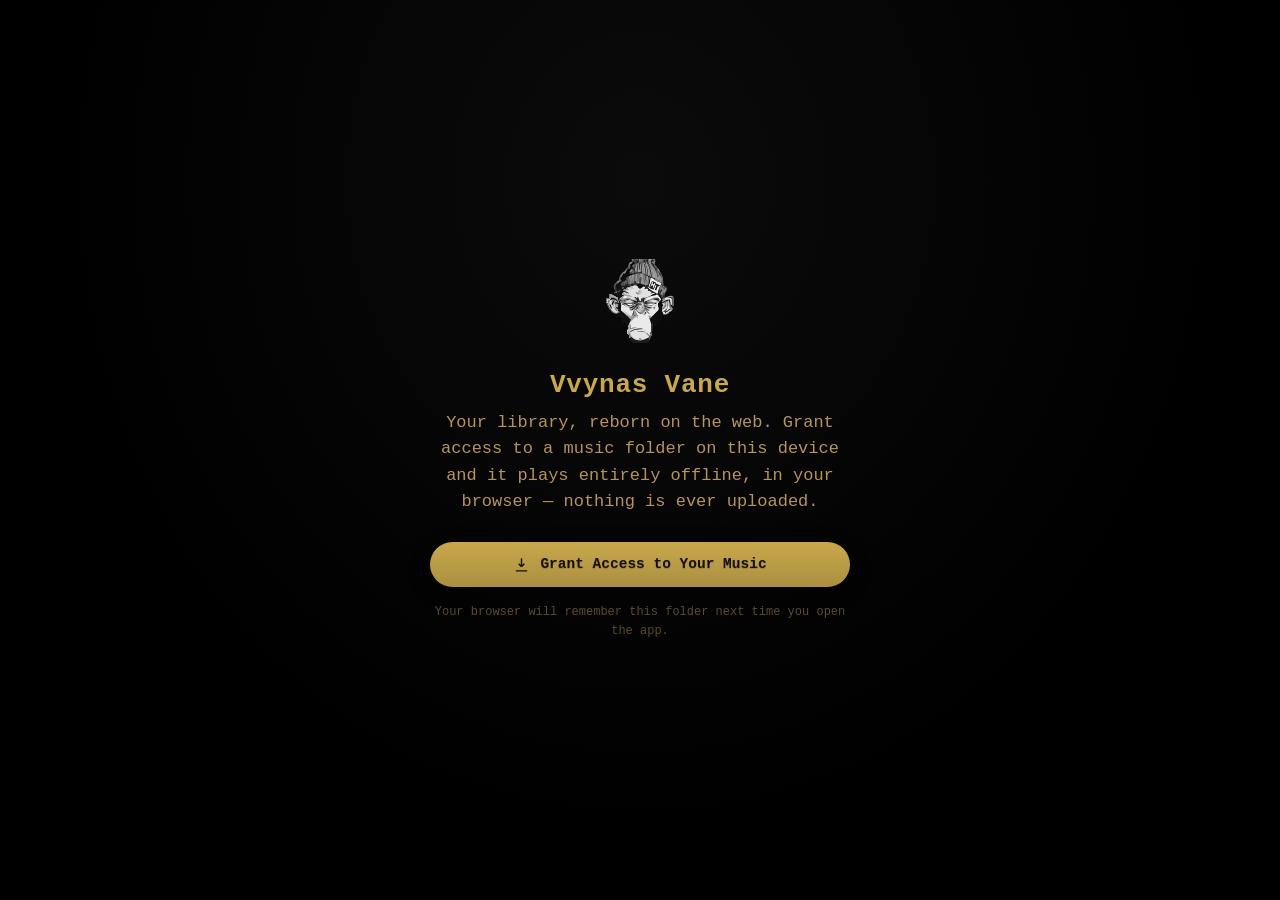
<file: index.html>
<!DOCTYPE html>
<html lang="en" data-theme="dark">
<head>
<meta charset="UTF-8">
<meta name="viewport" content="width=device-width, initial-scale=1, viewport-fit=cover, maximum-scale=1">
<title>Vvynas Vane — Music Player</title>
<meta name="description" content="Your local music library, reborn on the web.">
<meta name="theme-color" content="#000000">
<link rel="manifest" href="manifest.json">

<!-- Favicon: vector first (crisp at every size, modern browsers), with
     raster fallbacks for browsers/contexts that don't support SVG icons. -->
<link rel="icon" href="favicon.svg" type="image/svg+xml">
<link rel="icon" href="icon-32.png" sizes="32x32" type="image/png">
<link rel="icon" href="icon-16.png" sizes="16x16" type="image/png">
<link rel="shortcut icon" href="favicon.ico">

<!-- iOS "Add to Home Screen" — Safari only ever reads apple-touch-icon,
     never the manifest, so this is required for the icon to appear there. -->
<link rel="apple-touch-icon" href="apple-touch-icon.png">
<link rel="apple-touch-icon" sizes="152x152" href="apple-touch-icon-152.png">
<link rel="apple-touch-icon" sizes="167x167" href="apple-touch-icon-167.png">
<link rel="apple-touch-icon" sizes="180x180" href="apple-touch-icon.png">
<meta name="apple-mobile-web-app-capable" content="yes">
<meta name="apple-mobile-web-app-status-bar-style" content="black-translucent">
<meta name="apple-mobile-web-app-title" content="Vvynas Vane">
<meta name="mobile-web-app-capable" content="yes">
<link rel="stylesheet" href="style.css">
<link rel="stylesheet" href="future.css">
</head>
<body>

<canvas id="themeCanvas"></canvas>
<div id="rageBgLayer"></div>
<video id="bgVideoLayer" muted loop playsinline autoplay disablepictureinpicture></video>
<div id="vignetteOverlay"></div>
<div id="scanOverlay"></div>
<canvas id="pixieCanvas"></canvas>
<canvas id="rageCanvas"></canvas>
<div id="rageFlash"></div>
<div id="rageGlitchIntro">
  <canvas id="rageGlitchNoise"></canvas>
  <div class="rage-glitch-band rage-glitch-r"></div>
  <div class="rage-glitch-band rage-glitch-g"></div>
  <div class="rage-glitch-band rage-glitch-b"></div>
  <div class="rage-glitch-scan"></div>
  <div class="rage-glitch-tear"></div>
</div>

<!-- Storybook page-turn transition (plays on new song / swipe) -->
<div id="bookTransition">
  <div class="leaf left"></div>
  <div class="leaf right"></div>
</div>

<div id="app">

  <!-- ============ ONBOARDING ============ -->
  <div class="onboarding" id="onboarding">
    <div class="onboarding-card" id="onboardingCard">
      <img class="sigil-lg" src="favicon.svg" alt="Vvynas Vane" width="100" height="100">
      <h1>Vvynas Vane</h1>
      <p>Your library, reborn on the web. Grant access to a music folder on this device and it plays entirely offline, in your browser — nothing is ever uploaded.</p>
      <button class="btn-primary" id="grantAccessBtn">
        <svg viewBox="0 0 24 24" fill="none" stroke="currentColor" stroke-width="2"><path d="M12 3v12m0 0l-4-4m4 4l4-4M4 21h16"/></svg>
        Grant Access to Your Music
      </button>
      <div class="fine" id="fsApiNote"></div>
    </div>

    <!-- Connecting / scanning overlay — hourglass loader + cycling status -->
    <div class="connecting-card hidden" id="connectingCard">
      <div class="uib-hourglass" aria-hidden="true">
        <div class="half"></div>
        <div class="half"></div>
      </div>
      <div class="connecting-status" id="connectingStatus">Requesting access…</div>
      <div class="connecting-sub" id="connectingSub">This stays on your device.</div>
      <svg class="uib-track-loader" viewBox="0 0 50 31.25" preserveAspectRatio="xMidYMid meet" style="margin-top:22px;">
        <path class="track" stroke-width="4" fill="none" pathlength="100" d="M0.625 21.5 h10.25 l3.75 -5.875 l7.375 15 l9.75 -30 l7.375 20.875 v0 h10.25"/>
        <path class="car" stroke-width="4" fill="none" pathlength="100" d="M0.625 21.5 h10.25 l3.75 -5.875 l7.375 15 l9.75 -30 l7.375 20.875 v0 h10.25"/>
      </svg>
    </div>
  </div>

  <!-- ============ MAIN APP ============ -->
  <div class="app-body hidden" id="appBody">

    <!-- Sidebar (tablet / laptop) -->
    <nav class="sidebar" id="sidebar">
      <button class="sidebar-close-btn" id="sidebarCloseBtn" type="button" aria-label="Close menu">
        <svg viewBox="0 0 24 24" fill="none" stroke="currentColor" stroke-width="1.8" stroke-linecap="round"><path d="M6 6l12 12M18 6L6 18"/></svg>
      </button>
      <div class="brand" style="flex-direction:column;align-items:stretch;gap:0;">
        <canvas id="globeTitleCanvas"></canvas>
        <canvas id="heartTitleCanvas" class="hidden"></canvas>
        <span class="ravens-line" id="ravensLine">RAVENS DISPATCHED...</span>
      </div>

      <ul class="nav-list">
        <li><button class="nav-item active" data-view="songs">
          <svg viewBox="0 0 24 24" fill="none" stroke="currentColor" stroke-width="1.8"><path d="M9 18V5l12-2v13M9 18a3 3 0 11-6 0 3 3 0 016 0zm12-2a3 3 0 11-6 0 3 3 0 016 0z"/></svg>
          Library <span class="count" id="navSongsCount"></span>
        </button></li>
        <li><button class="nav-item" data-view="playlists">
          <svg viewBox="0 0 24 24" fill="none" stroke="currentColor" stroke-width="1.8"><path d="M4 6h16M4 12h10M4 18h10M18 15v6m3-3h-6"/></svg>
          Playlists <span class="count" id="navPlaylistsCount"></span>
        </button></li>
        <li><button class="nav-item" data-view="folders">
          <svg viewBox="0 0 24 24" fill="none" stroke="currentColor" stroke-width="1.8"><path d="M3 7a2 2 0 012-2h4l2 2h8a2 2 0 012 2v8a2 2 0 01-2 2H5a2 2 0 01-2-2V7z"/></svg>
          Folders <span class="count" id="navFoldersCount"></span>
        </button></li>
        <li><button class="nav-item" data-view="favorites">
          <svg viewBox="0 0 24 24" fill="none" stroke="currentColor" stroke-width="1.8"><path d="M20.8 4.6a5.5 5.5 0 00-7.8 0L12 5.6l-1-1a5.5 5.5 0 00-7.8 7.8l1 1L12 21l7.8-7.6 1-1a5.5 5.5 0 000-7.8z"/></svg>
          Favorites <span class="count" id="navFavoritesCount"></span>
        </button></li>
        <li><button class="nav-item" data-view="recent">
          <svg viewBox="0 0 24 24" fill="none" stroke="currentColor" stroke-width="1.8"><circle cx="12" cy="12" r="9"/><path d="M12 7v5l3.5 2"/></svg>
          Recently Played <span class="count" id="navRecentCount"></span>
        </button></li>
        <li><button class="nav-item" data-view="external">
          <svg viewBox="0 0 24 24" fill="none" stroke="currentColor" stroke-width="1.8"><path d="M15 10l4.55-2.276A1 1 0 0121 8.618v6.764a1 1 0 01-1.45.894L15 14M5 6h8a2 2 0 012 2v8a2 2 0 01-2 2H5a2 2 0 01-2-2V8a2 2 0 012-2z"/></svg>
          External <span class="count" id="navExternalCount"></span>
        </button></li>
      </ul>

      <ul class="nav-list" style="margin-top:10px;padding-top:10px;border-top:1px solid var(--divider);">
        <li><a class="nav-item" href="dj.html" style="text-decoration:none;display:flex;color:var(--accent2);">
          <svg viewBox="0 0 24 24" fill="none" stroke="currentColor" stroke-width="1.8"><circle cx="12" cy="12" r="10"/><path d="M8 15V9l8 3-8 3z"/></svg>
          ⚔ DJ Mode
        </a></li>
        <li><a class="nav-item" href="video.html" style="text-decoration:none;display:flex;">
          <svg viewBox="0 0 24 24" fill="none" stroke="currentColor" stroke-width="1.8"><rect x="2" y="5" width="15" height="14" rx="2"/><path d="M17 9l5-3v12l-5-3"/></svg>
          Video Player
        </a></li>
        <li><a class="nav-item" href="recap.html" style="text-decoration:none;display:flex;">
          <svg viewBox="0 0 24 24" fill="none" stroke="currentColor" stroke-width="1.8"><rect x="3" y="3" width="18" height="18" rx="2"/><path d="M8 12h8M8 16h5M8 8h3"/></svg>
          Recap
        </a></li>
      </ul>

      <div class="sidebar-foot">
        <div class="storage-pill"><span class="dot" id="storageDot"></span><span id="storageLabel">Loading library…</span></div>
        <button class="sidebar-btn" id="rescanBtn">
          <svg viewBox="0 0 24 24" fill="none" stroke="currentColor" stroke-width="1.8"><path d="M4 4v6h6M20 20v-6h-6M4.5 15a8 8 0 0014.5 3.5M19.5 9A8 8 0 005 5.5"/></svg>
          Change / rescan folder
        </button>
        <button class="sidebar-btn" id="installSidebarBtn">
          <svg viewBox="0 0 24 24" fill="none" stroke="currentColor" stroke-width="1.8"><path d="M12 17V3m0 14l-4-4m4 4l4-4M5 21h14"/></svg>
          Add to Home Screen
        </button>
        <button class="sidebar-btn" id="eqSidebarBtn">
          <svg viewBox="0 0 24 24" fill="none" stroke="currentColor" stroke-width="1.8" stroke-linecap="round"><path d="M4 21v-7M4 10V3M12 21v-9M12 8V3M20 21v-5M20 12V3M1 14h6M9 8h6M17 16h6"/></svg>
          Equalizer
        </button>
        <button class="sidebar-btn" id="lyricsSidebarBtn">
          <svg viewBox="0 0 24 24" fill="none" stroke="currentColor" stroke-width="1.8" stroke-linecap="round" stroke-linejoin="round"><path d="M21 15a2 2 0 01-2 2H8l-5 4V5a2 2 0 012-2h14a2 2 0 012 2z"/><path d="M8 8h8M8 12h5"/></svg>
          Lyrics
        </button>
        <button class="sidebar-btn" id="settingsBtn">
          <svg viewBox="0 0 24 24" fill="none" stroke="currentColor" stroke-width="1.8"><circle cx="12" cy="12" r="3"/><path d="M19.4 15a1.7 1.7 0 00.3 1.9l.1.1a2 2 0 11-2.8 2.8l-.1-.1a1.7 1.7 0 00-1.9-.3 1.7 1.7 0 00-1 1.5V21a2 2 0 11-4 0v-.1a1.7 1.7 0 00-1-1.6 1.7 1.7 0 00-1.9.3l-.1.1a2 2 0 11-2.8-2.8l.1-.1a1.7 1.7 0 00.3-1.9 1.7 1.7 0 00-1.5-1H3a2 2 0 110-4h.1a1.7 1.7 0 001.5-1 1.7 1.7 0 00-.3-1.9l-.1-.1a2 2 0 112.8-2.8l.1.1a1.7 1.7 0 001.9.3H9a1.7 1.7 0 001-1.5V3a2 2 0 114 0v.1a1.7 1.7 0 001 1.5 1.7 1.7 0 001.9-.3l.1-.1a2 2 0 112.8 2.8l-.1.1a1.7 1.7 0 00-.3 1.9V9a1.7 1.7 0 001.5 1H21a2 2 0 110 4h-.1a1.7 1.7 0 00-1.5 1z"/></svg>
          Themes &amp; Settings
        </button>
      </div>
    </nav>
    <div class="sidebar-backdrop" id="sidebarBackdrop"></div>

    <!-- Main column -->
    <main class="main">
      <header class="topbar">
        <button class="icon-btn mobile-menu-btn" id="mobileMenuBtn" type="button" aria-label="Open menu" aria-expanded="false" aria-controls="sidebar">
          <svg viewBox="0 0 24 24" fill="none" stroke="currentColor" stroke-width="1.8" stroke-linecap="round"><path d="M4 6h16M4 12h16M4 18h16"/></svg>
        </button>
        <!-- Hide / show the menu bar (sidebar on tablet+laptop, tab bar on phone). Logic: dock.js · styles: future.css -->
        <button class="icon-btn menu-toggle-btn" id="menuToggleBtn" type="button" aria-label="Hide menu bar" aria-pressed="false" title="Hide menu bar (B)">
          <svg class="ic-hide" viewBox="0 0 24 24" fill="none" stroke="currentColor" stroke-width="1.8" stroke-linecap="round" stroke-linejoin="round"><rect x="3" y="4" width="18" height="16" rx="2"/><path d="M9 4v16M16 10l-2 2 2 2"/></svg>
          <svg class="ic-show" viewBox="0 0 24 24" fill="none" stroke="currentColor" stroke-width="1.8" stroke-linecap="round" stroke-linejoin="round"><rect x="3" y="4" width="18" height="16" rx="2"/><path d="M9 4v16M14 10l2 2-2 2"/></svg>
        </button>
        <h1 id="viewTitle">Library</h1>
        <div class="search-wrap">
          <svg viewBox="0 0 24 24" fill="none" stroke="currentColor" stroke-width="2"><circle cx="11" cy="11" r="7"/><path d="M21 21l-4.3-4.3"/></svg>
          <input type="text" id="searchInput" placeholder="Search songs, artists, albums, playlists…">
        </div>
        <select class="sort-select" id="sortSelect">
          <option value="title">Title A–Z</option>
          <option value="artist">Artist A–Z</option>
          <option value="album">Album A–Z</option>
          <option value="duration">Duration</option>
          <option value="size">File size</option>
          <option value="year">Year</option>
          <option value="dateAdded">Recently added</option>
          <option value="playCount">Most played</option>
        </select>
        <button class="icon-btn" id="shuffleAllBtn" title="Shuffle play all">
          <svg viewBox="0 0 24 24" fill="none" stroke="currentColor" stroke-width="2"><path d="M4 4h4l9 16h3M4 20h4l3-5.2M17 4h3v3M14 8.5L17 4M17 20v-3l3 0"/></svg>
        </button>
        <button class="icon-btn" id="homeCarouselBtn" title="Change background theme">
          <svg viewBox="0 0 24 24" fill="none" stroke="currentColor" stroke-width="1.8"><rect x="3" y="6" width="6" height="12" rx="1"/><rect x="9" y="3" width="6" height="18" rx="1"/><rect x="15" y="6" width="6" height="12" rx="1"/></svg>
        </button>
        <!-- Only visible while the sidebar is hidden on tablet/laptop (Settings otherwise lives only in the sidebar) -->
        <button class="icon-btn top-settings-btn" id="topSettingsBtn" type="button" aria-label="Themes &amp; Settings" title="Themes &amp; Settings">
          <svg viewBox="0 0 24 24" fill="none" stroke="currentColor" stroke-width="1.8"><circle cx="12" cy="12" r="3"/><path d="M19.4 15a1.7 1.7 0 00.3 1.9l.1.1a2 2 0 11-2.8 2.8l-.1-.1a1.7 1.7 0 00-1.9-.3 1.7 1.7 0 00-1 1.5V21a2 2 0 11-4 0v-.1a1.7 1.7 0 00-1-1.6 1.7 1.7 0 00-1.9.3l-.1.1a2 2 0 11-2.8-2.8l.1-.1a1.7 1.7 0 00.3-1.9 1.7 1.7 0 00-1.5-1H3a2 2 0 110-4h.1a1.7 1.7 0 001.5-1 1.7 1.7 0 00-.3-1.9l-.1-.1a2 2 0 112.8-2.8l.1.1a1.7 1.7 0 001.9.3H9a1.7 1.7 0 001-1.5V3a2 2 0 114 0v.1a1.7 1.7 0 001 1.5 1.7 1.7 0 001.9-.3l.1-.1a2 2 0 112.8 2.8l-.1.1a1.7 1.7 0 00-.3 1.9V9a1.7 1.7 0 001.5 1H21a2 2 0 110 4h-.1a1.7 1.7 0 00-1.5 1z"/></svg>
        </button>
      </header>

      <div class="content-scroll" id="contentScroll">
        <!-- Songs view -->
        <section id="view-songs"></section>
        <!-- Playlists view -->
        <section id="view-playlists" class="hidden"></section>
        <!-- Playlist detail -->
        <section id="view-playlist-detail" class="hidden"></section>
        <!-- Folders view -->
        <section id="view-folders" class="hidden"></section>
        <!-- Folder detail -->
        <section id="view-folder-detail" class="hidden"></section>
        <!-- Favorites view -->
        <section id="view-favorites" class="hidden"></section>
        <!-- Recently Played (default system playlist) -->
        <section id="view-recent" class="hidden"></section>
        <!-- External playlists (YouTube playlist/channel embeds) -->
        <section id="view-external" class="hidden"></section>
      </div>
    </main>
  </div>

  <!-- ============ MINI PLAYER ============ -->
  <div class="mini-player with-sidebar hidden" id="miniPlayer">
    <div class="mini-progress"><div class="mini-progress-buffered" id="miniProgressBuffered"></div><div class="mini-progress-fill" id="miniProgressFill"></div></div>
    <div class="art" id="miniArt" style="width:46px;height:46px;border-radius:8px;"></div>
    <div class="meta">
      <div class="title" id="miniTitle">—</div>
      <div class="sub" id="miniArtist">—</div>
    </div>
    <div class="mini-volume" id="miniVolume">
      <button class="vol-mute-btn" id="miniMuteBtn" title="Mute / Unmute (M)" aria-label="Mute / Unmute"><svg viewBox="0 0 24 24" id="miniVolIcon"><path d="M11 5L6 9H2v6h4l5 4V5z"/><path d="M15.5 8.5a5 5 0 010 7M19 5a10 10 0 010 14"/></svg></button>
      <input type="range" class="vol-slider" id="miniVolSlider" min="0" max="100" step="1" value="100" aria-label="Volume" title="Volume (Shift + ↑ / ↓)">
    </div>
    <div class="controls">
      <button id="miniPrevBtn" title="Previous"><svg viewBox="0 0 24 24" fill="currentColor"><path d="M6 6h2v12H6zm3.5 6l10-6v12z"/></svg></button>
      <button id="miniPlayBtn" class="play-btn" title="Play/Pause"><svg viewBox="0 0 24 24" fill="currentColor" id="miniPlayIcon"><path id="miniPlayIconPath" d="M8,5 L10.82,6.79 L13.63,8.58 L16.45,10.37 L18.73,12.17 L15.91,13.97 L13.09,15.76 L10.28,17.55 L8,18.36 L8,15.02 L8,11.68 L8,8.34 Z"><animate id="miniPlayIconAnimate" attributeName="d" dur="0.32s" fill="freeze" begin="indefinite" calcMode="spline" keySplines="0.3 1 0.4 1"/></path></svg></button>
      <button id="miniNextBtn" title="Next"><svg viewBox="0 0 24 24" fill="currentColor"><path d="M16 6h2v12h-2zM4.5 6l10 6-10 6z"/></svg></button>
    </div>
  </div>

  <!-- ============ TAB BAR (phone) ============ -->
  <nav class="tabbar hidden" id="tabbar">
    <button class="active" data-view="songs">
      <svg viewBox="0 0 24 24" fill="none" stroke="currentColor" stroke-width="1.8"><path d="M9 18V5l12-2v13M9 18a3 3 0 11-6 0 3 3 0 016 0zm12-2a3 3 0 11-6 0 3 3 0 016 0z"/></svg>
      Library
    </button>
    <button data-view="playlists">
      <svg viewBox="0 0 24 24" fill="none" stroke="currentColor" stroke-width="1.8"><path d="M4 6h16M4 12h10M4 18h10M18 15v6m3-3h-6"/></svg>
      Playlists
    </button>
    <button data-view="folders">
      <svg viewBox="0 0 24 24" fill="none" stroke="currentColor" stroke-width="1.8"><path d="M3 7a2 2 0 012-2h4l2 2h8a2 2 0 012 2v8a2 2 0 01-2 2H5a2 2 0 01-2-2V7z"/></svg>
      Folders
    </button>
    <button data-view="favorites">
      <svg viewBox="0 0 24 24" fill="none" stroke="currentColor" stroke-width="1.8"><path d="M20.8 4.6a5.5 5.5 0 00-7.8 0L12 5.6l-1-1a5.5 5.5 0 00-7.8 7.8l1 1L12 21l7.8-7.6 1-1a5.5 5.5 0 000-7.8z"/></svg>
      Favorites
    </button>
    <button data-action="settings">
      <svg viewBox="0 0 24 24" fill="none" stroke="currentColor" stroke-width="1.8"><circle cx="12" cy="12" r="3"/><path d="M19.4 15a1.7 1.7 0 00.3 1.9M4.6 15a1.7 1.7 0 01-.3 1.9M12 3v2m0 14v2"/></svg>
      More
    </button>
  </nav>

  <!-- ============ FULL PLAYER ============ -->
  <div class="player-overlay" id="playerOverlay">
    <div class="player-top">
      <button class="chev" id="playerCollapseBtn"><svg viewBox="0 0 24 24" fill="none" stroke="currentColor" stroke-width="2"><path d="M19 9l-7 7-7-7"/></svg></button>
      <span class="label" id="playerSourceLabel">Now Playing</span>
      <button class="chev" id="playerQueueTopBtn"><svg viewBox="0 0 24 24" fill="none" stroke="currentColor" stroke-width="1.8"><path d="M4 6h16M4 12h10M4 18h16"/></svg></button>
    </div>
    <div class="player-scroll">
      <div class="player-art-wrap">
        <div class="art" id="playerArt"></div>
        <button class="art-edit-btn" id="editArtBtn" title="Change album art">
          <svg viewBox="0 0 24 24" fill="none" stroke="currentColor" stroke-width="1.8"><path d="M12 20h9M16.5 3.5a2.1 2.1 0 013 3L7 19l-4 1 1-4 12.5-12.5z"/></svg>
        </button>
        <button class="art-reset-btn hidden" id="resetArtBtn" title="Reset to default art">
          <svg viewBox="0 0 24 24" fill="none" stroke="currentColor" stroke-width="1.8"><path d="M3 12a9 9 0 109-9 9.75 9.75 0 00-6.74 2.74L3 8"/><path d="M3 3v5h5"/></svg>
        </button>
      </div>
      <input type="file" id="albumArtUploadInput" accept="image/*" style="display:none;">
      <div class="player-meta">
        <div class="title" id="playerTitle">—</div>
        <div class="artist" id="playerArtist">—</div>
      </div>

      <div class="player-seek">
        <div class="seek-track" id="seekTrack">
          <div class="seek-buffered" id="seekBuffered" title="How much of the file has finished loading"></div>
          <div class="seek-fill" id="seekFill"></div>
          <div class="seek-handle" id="seekHandle" style="left:0%"></div>
        </div>
        <div class="seek-times"><span id="curTime">0:00</span><span id="totalTime">0:00</span></div>
      </div>

      <div class="player-controls">
        <button class="pc-toggle" id="shuffleBtn" title="Shuffle"><svg viewBox="0 0 24 24" fill="none" stroke="currentColor" stroke-width="2"><path d="M4 4h4l9 16h3M4 20h4l3-5.2M17 4h3v3M14 8.5L17 4M17 20v-3l3 0"/></svg></button>
        <button class="pc-skip" id="prevBtn" title="Previous"><svg viewBox="0 0 24 24" fill="currentColor"><path d="M6 6h2v12H6zm3.5 6l10-6v12z"/></svg></button>
        <button class="pc-play" id="playBtn" title="Play/Pause"><svg viewBox="0 0 24 24" fill="currentColor" id="playIcon"><path id="playIconPath" d="M8,5 L10.82,6.79 L13.63,8.58 L16.45,10.37 L18.73,12.17 L15.91,13.97 L13.09,15.76 L10.28,17.55 L8,18.36 L8,15.02 L8,11.68 L8,8.34 Z"><animate id="playIconAnimate" attributeName="d" dur="0.32s" fill="freeze" begin="indefinite" calcMode="spline" keySplines="0.3 1 0.4 1"/></path></svg></button>
        <button class="pc-skip" id="nextBtn" title="Next"><svg viewBox="0 0 24 24" fill="currentColor"><path d="M16 6h2v12h-2zM4.5 6l10 6-10 6z"/></svg></button>
        <button class="pc-toggle" id="repeatBtn" title="Repeat"><svg viewBox="0 0 24 24" fill="none" stroke="currentColor" stroke-width="2"><path d="M17 2l4 4-4 4M3 11V9a4 4 0 014-4h14M7 22l-4-4 4-4M21 13v2a4 4 0 01-4 4H3"/></svg></button>
      </div>

      <div class="player-volume" id="playerVolume">
        <button class="vol-mute-btn" id="muteBtn" title="Mute / Unmute (M)" aria-label="Mute / Unmute"><svg viewBox="0 0 24 24" id="volIcon"><path d="M11 5L6 9H2v6h4l5 4V5z"/><path d="M15.5 8.5a5 5 0 010 7M19 5a10 10 0 010 14"/></svg></button>
        <input type="range" class="vol-slider" id="volSlider" min="0" max="100" step="1" value="100" aria-label="Volume" title="Volume (Shift + ↑ / ↓)">
        <span class="vol-value" id="volValue">100%</span>
      </div>

      <div class="player-bottom-row">
        <button id="favBtn" title="Favorite"><svg viewBox="0 0 24 24" fill="none" stroke="currentColor" stroke-width="2"><path d="M20.8 4.6a5.5 5.5 0 00-7.8 0L12 5.6l-1-1a5.5 5.5 0 00-7.8 7.8l1 1L12 21l7.8-7.6 1-1a5.5 5.5 0 000-7.8z"/></svg></button>
        <button id="addToPlaylistBtn" title="Add to playlist"><svg viewBox="0 0 24 24" fill="none" stroke="currentColor" stroke-width="2"><path d="M9 18V5l12-2v13M9 8l12-2M9 18a3 3 0 11-6 0 3 3 0 016 0z"/><path d="M21 12v6m3-3h-6" stroke-width="1.8"/></svg></button>
        <button id="queueBtn" title="Up next (Q)"><svg viewBox="0 0 24 24" fill="none" stroke="currentColor" stroke-width="1.8"><path d="M4 6h9M4 12h9M4 18h9M17 6v12m0 0l-3-3m3 3l3-3"/></svg></button>
        <button id="lyricsBtn" title="Lyrics (L)" aria-label="Lyrics"><svg viewBox="0 0 24 24" fill="none" stroke="currentColor" stroke-width="1.9" stroke-linecap="round" stroke-linejoin="round"><path d="M21 15a2 2 0 01-2 2H8l-5 4V5a2 2 0 012-2h14a2 2 0 012 2z"/><path d="M8 8h8M8 12h5"/></svg></button>
        <button id="eqBtn" title="Equalizer (E)" aria-label="Equalizer"><svg viewBox="0 0 24 24" fill="none" stroke="currentColor" stroke-width="1.9" stroke-linecap="round"><path d="M4 21v-7M4 10V3M12 21v-9M12 8V3M20 21v-5M20 12V3M1 14h6M9 8h6M17 16h6"/></svg></button>
      </div>
    </div>
  </div>

  <!-- ============ LYRICS VIEW ============
       Full-screen, above the player. Synced (LRC) lyrics follow the song;
       plain lyrics scroll. Logic lives in lyrics.js. -->
  <div class="lyrics-overlay" id="lyricsOverlay" role="dialog" aria-label="Lyrics" aria-hidden="true">
    <div class="ly-backdrop" id="lyBackdrop"></div>
    <div class="ly-shade"></div>
    <header class="ly-top">
      <button class="ly-icon" id="lyCloseBtn" aria-label="Close lyrics"><svg viewBox="0 0 24 24" fill="none" stroke="currentColor" stroke-width="2" stroke-linecap="round" stroke-linejoin="round"><path d="M19 9l-7 7-7-7"/></svg></button>
      <div class="ly-heading">
        <div class="ly-title" id="lyTitle">Lyrics</div>
        <div class="ly-artist" id="lyArtist"></div>
      </div>
      <button class="ly-icon" id="lyMenuBtn" aria-label="Lyrics options" aria-haspopup="true" aria-expanded="false"><svg viewBox="0 0 24 24" fill="currentColor"><circle cx="12" cy="5" r="1.8"/><circle cx="12" cy="12" r="1.8"/><circle cx="12" cy="19" r="1.8"/></svg></button>
    </header>
    <div class="ly-badge-row"><span class="ly-badge" id="lyBadge">No lyrics</span></div>

    <div class="ly-stage">
      <div class="ly-scroll" id="lyScroll" tabindex="0" aria-label="Lyrics">
        <div class="ly-lines hidden" id="lyLines"></div>
      </div>
      <button class="ly-jump hidden" id="lyJump">↓ Follow along</button>

      <div class="ly-empty hidden" id="lyEmpty">
        <div class="ly-empty-icon">♪</div>
        <div class="ly-empty-title" id="lyEmptyTitle">No lyrics for this song yet</div>
        <div class="ly-empty-msg" id="lyEmptyMsg"></div>
        <div class="ly-empty-btns" id="lyEmptyBtns">
          <button class="btn-primary" id="lyEmptySearch">Search online</button>
          <button class="btn-secondary" id="lyEmptyPaste">Paste or type lyrics</button>
          <button class="btn-secondary" id="lyEmptyImport">Import .lrc / .txt</button>
        </div>
        <div class="ly-empty-tip">Tip: keep a file named like the song (<b>Song.lrc</b>) in the same folder and it's picked up automatically.</div>
      </div>
      <div class="ly-loading hidden" id="lyLoading"><div class="ly-spinner" aria-hidden="true"></div><div id="lyLoadingMsg">Looking for lyrics…</div></div>

      <!-- options menu -->
      <div class="ly-menu hidden" id="lyMenu" role="menu">
        <button role="menuitem" data-act="search">🔎 <span>Search online <em>lrclib.net</em></span></button>
        <button role="menuitem" data-act="another" class="hidden">🔁 <span>Try another match</span></button>
        <button role="menuitem" data-act="edit">✏️ <span>Paste / edit lyrics</span></button>
        <button role="menuitem" data-act="import">📂 <span>Import .lrc / .txt file</span></button>
        <button role="menuitem" data-act="card">🖼 <span>Make a lyric card</span></button>
        <button role="menuitem" data-act="copy">📋 <span>Copy lyrics</span></button>
        <div class="ly-menu-row ly-shift-row"><span>⏱ Timing</span>
          <span class="ly-stepper"><button data-act="shift-" aria-label="Lyrics earlier">−</button><b class="ly-shift-val">0.0s</b><button data-act="shift+" aria-label="Lyrics later">+</button></span></div>
        <div class="ly-menu-row"><span>🔤 Text size</span>
          <span class="ly-stepper"><button data-act="size-" aria-label="Smaller text">A−</button><b class="ly-size-val">100%</b><button data-act="size+" aria-label="Larger text">A+</button></span></div>
        <button role="menuitemcheckbox" aria-checked="false" data-act="tele" class="ly-check">🧭 <span>Scroll unsynced lyrics with the song</span><i></i></button>
        <button role="menuitemcheckbox" aria-checked="false" data-act="auto" class="ly-check">🌐 <span>Search online when lyrics are missing</span><i></i></button>
        <button role="menuitem" data-act="remove" class="danger hidden">🗑 <span>Remove my saved lyrics</span></button>
      </div>

      <!-- editor -->
      <div class="ly-editor hidden" id="lyEditor">
        <div class="ly-editor-card">
          <h3>Your lyrics</h3>
          <textarea id="lyEditText" spellcheck="false" placeholder="Paste lyrics here.&#10;Timed lines like [01:23.45] the words… make them follow along."></textarea>
          <div class="ly-editor-actions">
            <button class="btn-secondary" id="lyEditImport">Import file…</button>
            <button class="btn-secondary" id="lyEditClear">Clear</button>
            <span class="grow"></span>
            <button class="btn-secondary" id="lyEditCancel">Cancel</button>
            <button class="btn-primary" id="lyEditSave">Save</button>
          </div>
        </div>
      </div>

      <!-- online-lookup consent -->
      <div class="ly-dialog hidden" id="lyDialog" role="alertdialog" aria-label="Search online for lyrics">
        <div class="ly-dialog-card">
          <h3>Search lrclib.net?</h3>
          <p>Everything here stays on your device — unless you say yes. To find lyrics, the song's <b>title, artist and length</b> are sent to <b>lrclib.net</b>, a free, open lyrics database. Nothing else is shared, and matches are saved here so they work offline afterwards.</p>
          <div class="ly-dialog-actions">
            <button class="btn-primary" id="lyDialogOnce">Search this once</button>
            <button class="btn-secondary" id="lyDialogAlways">Always allow when lyrics are missing</button>
            <button class="btn-secondary" id="lyDialogNo">Not now</button>
          </div>
        </div>
      </div>
    </div>

    <footer class="ly-bottom">
      <div class="ly-seekrow"><span id="lyCur">0:00</span>
        <div class="seek-track ly-seek" id="lySeek"><div class="seek-fill" id="lySeekFill" style="width:0%"></div></div>
        <span id="lyTotal">0:00</span></div>
      <div class="ly-transport">
        <button id="lyPrev" aria-label="Previous"><svg viewBox="0 0 24 24" fill="currentColor"><path d="M6 6h2v12H6zm3.5 6l10-6v12z"/></svg></button>
        <button id="lyPlay" class="ly-play" aria-label="Play"><svg class="i-play" viewBox="0 0 24 24" fill="currentColor"><path d="M8 5v14l11-7z"/></svg><svg class="i-pause" viewBox="0 0 24 24" fill="currentColor"><path d="M7 5h4v14H7zM13 5h4v14h-4z"/></svg></button>
        <button id="lyNext" aria-label="Next"><svg viewBox="0 0 24 24" fill="currentColor"><path d="M16 6h2v12h-2zM4.5 6l10 6-10 6z"/></svg></button>
      </div>
    </footer>
    <input type="file" id="lyFileInput" accept=".lrc,.txt,text/plain" style="display:none;">
  </div>

  <!-- ============ UP NEXT SHEET ============ -->
  <div class="sheet-overlay" id="sheetOverlay"></div>
  <div class="sheet" id="queueSheet">
    <div class="sheet-handle"></div>
    <div class="sheet-head"><h2>Up Next</h2><button class="icon-btn" id="closeQueueBtn">✕</button></div>
    <div class="sheet-body" id="queueList"></div>
  </div>

  <!-- ============ SONG ACTIONS SHEET ============
       Opened from the single ⋮ kebab on each row. Full-width, generously
       tall tappable rows on purpose — this replaced three cramped icon
       buttons that were easy to miss and land on the row (which plays)
       instead. One bigger, isolated target per row + a proper menu for
       the actions is the same pattern Spotify/Apple Music/YouTube Music
       use for this exact situation. -->
  <div class="sheet-overlay" id="rowActionsSheetOverlay"></div>
  <div class="sheet" id="rowActionsSheet">
    <div class="sheet-handle"></div>
    <div class="sheet-head">
      <div class="row-actions-sheet-title">
        <div class="t" id="rowActionsSongTitle"></div>
        <div class="s" id="rowActionsSongArtist"></div>
      </div>
      <button class="icon-btn" id="closeRowActionsBtn">✕</button>
    </div>
    <div class="sheet-body" id="rowActionsList"></div>
  </div>

  <!-- ============ ADD TO PLAYLIST MODAL ============ -->
  <div class="modal-overlay" id="playlistModalOverlay">
    <div class="modal">
      <h3 id="playlistModalTitle">Add to Playlist</h3>
      <div id="playlistPickList"></div>
      <button class="btn-secondary" id="newPlaylistFromModalBtn" style="margin-top:14px;">+ New Playlist</button>
      <div class="modal-actions"><button class="btn-secondary" id="closePlaylistModalBtn" style="margin-top:0;">Close</button></div>
    </div>
  </div>

  <!-- ============ NEW PLAYLIST MODAL ============ -->
  <div class="modal-overlay" id="newPlaylistModalOverlay">
    <div class="modal">
      <h3 id="newPlaylistModalTitle">New Playlist</h3>
      <input type="text" id="newPlaylistInput" placeholder="Playlist name" maxlength="60">
      <div class="modal-actions">
        <button class="btn-secondary" id="cancelNewPlaylistBtn">Cancel</button>
        <button class="btn-primary" id="confirmNewPlaylistBtn">Create</button>
      </div>
    </div>
  </div>

  <!-- ============ SETTINGS MODAL ============ -->
  <div class="modal-overlay" id="settingsModalOverlay">
    <div class="modal" style="max-width:420px;">
      <h3>Themes &amp; Settings</h3>

      <div class="theme-row">
        <span class="lbl">Light mode</span>
        <button class="switch" id="lightModeSwitch"></button>
      </div>
      <div class="theme-row">
        <span class="lbl">Resume last folder on open</span>
        <button class="switch on" id="resumeSwitch"></button>
      </div>

      <div class="rage-toggle-row">
        <span class="lbl">🔥 Rage Mode <span style="color:var(--text-muted);font-size:10.5px;">(audio-reactive, full app)</span></span>
        <button class="rage-switch" id="rageModeSwitch"></button>
      </div>

      <div class="section-label" style="margin-top:16px;">Custom Colors</div>
      <div class="color-row">
        <span class="lbl">Accent color</span>
        <div class="color-swatch-wrap">
          <span class="hex-label" id="accentColorHex">#C9A84C</span>
          <input type="color" id="accentColorInput" value="#C9A84C">
        </div>
      </div>
      <div class="color-row">
        <span class="lbl">Highlight color</span>
        <div class="color-swatch-wrap">
          <span class="hex-label" id="accent2ColorHex">#B22222</span>
          <input type="color" id="accent2ColorInput" value="#B22222">
        </div>
      </div>
      <button class="btn-secondary reset-colors-btn" id="resetColorsBtn">Reset to Westeros Gold</button>

      <div class="section-label" style="margin-top:16px;">🖼 Background Image <span style="color:var(--text-muted);font-size:10.5px;">(shows in Light, Dark & Rage Mode)</span></div>
      <div class="rage-bg-grid" id="rageBgGrid"></div>
      <input type="file" id="rageBgUploadInput" accept="image/*" style="display:none;">

      <div class="section-label" style="margin-top:16px;">Ambience Effect <span style="color:var(--text-muted);font-size:10.5px;">(only in Rage Mode)</span></div>
      <div class="rage-drip-grid" id="rageDripGrid"></div>

      <div class="section-label" style="margin-top:16px;">Album Art Style</div>
      <div class="art-style-grid" id="artStyleGrid"></div>

      <div class="section-label" style="margin-top:16px;">Cursor</div>
      <div class="art-style-grid" id="cursorGrid"></div>

      <div class="section-label" style="margin-top:16px;">Font (8 styles)</div>
      <div class="font-grid" id="fontGrid"></div>

      <div class="section-label" style="margin-top:16px;display:flex;align-items:center;justify-content:space-between;gap:10px;">
        <span>Animated Background (42 themes) <span style="color:var(--text-muted);font-size:10.5px;">— or upload your own video</span></span>
        <button class="carousel-launch-btn" id="openThemeCarouselBtn" type="button">🎠 Carousel</button>
      </div>
      <div class="theme-grid" id="themeGrid"></div>
      <input type="file" id="themeVideoUploadInput" accept="video/*" style="display:none;">

      <div class="section-label" style="margin-top:16px;">Now Playing Overlay Strength <span style="color:var(--text-muted);font-size:10.5px;">(keeps song details readable over any background)</span></div>
      <div class="overlay-strength-row">
        <span class="overlay-strength-icon" title="Background fully visible">☾</span>
        <input type="range" id="overlayStrengthInput" min="0" max="100" step="5" value="55">
        <span class="overlay-strength-icon" title="Song details fully shielded">◆</span>
        <span class="overlay-strength-value" id="overlayStrengthValue">55%</span>
      </div>

      <div class="section-label" style="margin-top:16px;">Song List Darkness <span style="color:var(--text-muted);font-size:10.5px;">(dims the background behind your library list)</span></div>
      <div class="overlay-strength-row">
        <span class="overlay-strength-icon" title="Background fully visible">☾</span>
        <input type="range" id="songListOverlayInput" min="0" max="100" step="5" value="40">
        <span class="overlay-strength-icon" title="Song list panel near-black">◆</span>
        <span class="overlay-strength-value" id="songListOverlayValue">40%</span>
      </div>

      <div class="section-label" style="margin-top:16px;">⌨ Keyboard Shortcuts</div>
      <div class="shortcut-list" id="shortcutList"></div>
      <div class="shortcut-note" id="shortcutNote"></div>

      <div class="modal-actions">
        <button class="btn-secondary" id="closeSettingsBtn">Close</button>
        <button class="btn-primary" id="settingsRescanBtn">Change Folder</button>
      </div>
      <div class="modal-actions" style="margin-top:8px;">
        <button class="btn-secondary" id="settingsEqBtn" type="button" style="margin-top:0;">🎚 Equalizer</button>
        <button class="btn-secondary" id="settingsLyricsBtn" type="button" style="margin-top:0;">💬 Lyrics</button>
      </div>
      <div class="modal-actions" style="margin-top:8px;">
        <a href="video.html" class="btn-secondary" style="margin-top:0;text-decoration:none;text-align:center;">Video Player</a>
        <a href="recap.html" class="btn-secondary" style="margin-top:0;text-decoration:none;text-align:center;">Recap</a>
      </div>
      <div class="modal-actions" style="margin-top:8px;">
        <a href="dj.html" class="btn-secondary" style="margin-top:0;text-decoration:none;text-align:center;width:100%;color:var(--accent2);border-color:var(--accent2);">⚔ Enter DJ Mode</a>
      </div>

      <div class="section-label" style="margin-top:16px;">Legal &amp; Info</div>
      <div class="modal-actions" style="margin-top:0;">
        <a href="about.html" class="btn-secondary" style="margin-top:0;text-decoration:none;text-align:center;">About &amp; Contact</a>
      </div>
      <div class="modal-actions" style="margin-top:8px;">
        <a href="privacy.html" class="btn-secondary" style="margin-top:0;text-decoration:none;text-align:center;">Privacy Policy</a>
        <a href="terms.html" class="btn-secondary" style="margin-top:0;text-decoration:none;text-align:center;">Terms &amp; Conditions</a>
      </div>
    </div>
  </div>

  <!-- ============ iOS INSTALL INSTRUCTIONS MODAL ============ -->
  <div class="modal-overlay" id="iosModalOverlay">
    <div class="modal">
      <h3>Add to Home Screen</h3>
      <ol class="ios-steps">
        <li><span class="num">1</span>Tap the <strong>Share</strong> icon in Safari's toolbar.</li>
        <li><span class="num">2</span>Scroll down and tap <strong>Add to Home Screen</strong>.</li>
        <li><span class="num">3</span>Tap <strong>Add</strong> — Vvynas Vane now opens full-screen like any other app.</li>
      </ol>
      <div class="modal-actions"><button class="btn-primary" id="closeIosModalBtn">Got it</button></div>
    </div>
  </div>

  <!-- ============ BACKGROUND TEMPLATE CAROUSEL ============
       A coverflow-style alternative to scrolling the theme grid: the
       centered card is the live preview (the real animated background
       swaps in behind this translucent panel as you browse), side cards
       recede in a shallow 3D arc left/right, and the strip wraps end to
       end so spinning past the last theme loops back to the first —
       like rotating a small globe of previews rather than a flat list. -->
  <div class="modal-overlay theme-carousel-overlay" id="themeCarouselOverlay">
    <div class="theme-carousel-shell">
      <button class="tc-close" id="tcCloseBtn" aria-label="Close carousel">✕</button>
      <div class="tc-title">Spin to a Background</div>
      <div class="tc-stage">
        <button class="tc-nav tc-nav-left" id="tcPrevBtn" aria-label="Previous background">‹</button>
        <div class="tc-track" id="tcTrack"></div>
        <button class="tc-nav tc-nav-right" id="tcNextBtn" aria-label="Next background">›</button>
      </div>
      <div class="tc-current-label" id="tcCurrentLabel"></div>
      <button class="btn-primary tc-confirm" id="tcConfirmBtn">Use This Background</button>
    </div>
  </div>

</div>

<div id="toast"></div>

<input type="file" id="folderFallbackInput" webkitdirectory multiple accept="audio/*,.mp3,.mp2,.m4a,.m4b,.m4p,.m4r,.aac,.wav,.wave,.flac,.ogg,.oga,.ogx,.opus,.weba,.webm,.wma,.aiff,.aif,.aifc,.amr,.mka,.caf,.3gp,.3g2,.3ga,.spx,.ape,.mpc,.tta,.wv,.au,.snd,.mid,.midi" class="hidden">

<script src="shared.js"></script>
<script src="eq.js"></script>
<script src="lyrics.js"></script>
<script src="app.js"></script>
<script src="dock.js"></script>
<script src="future.js"></script>
</body>
</html>
</file>
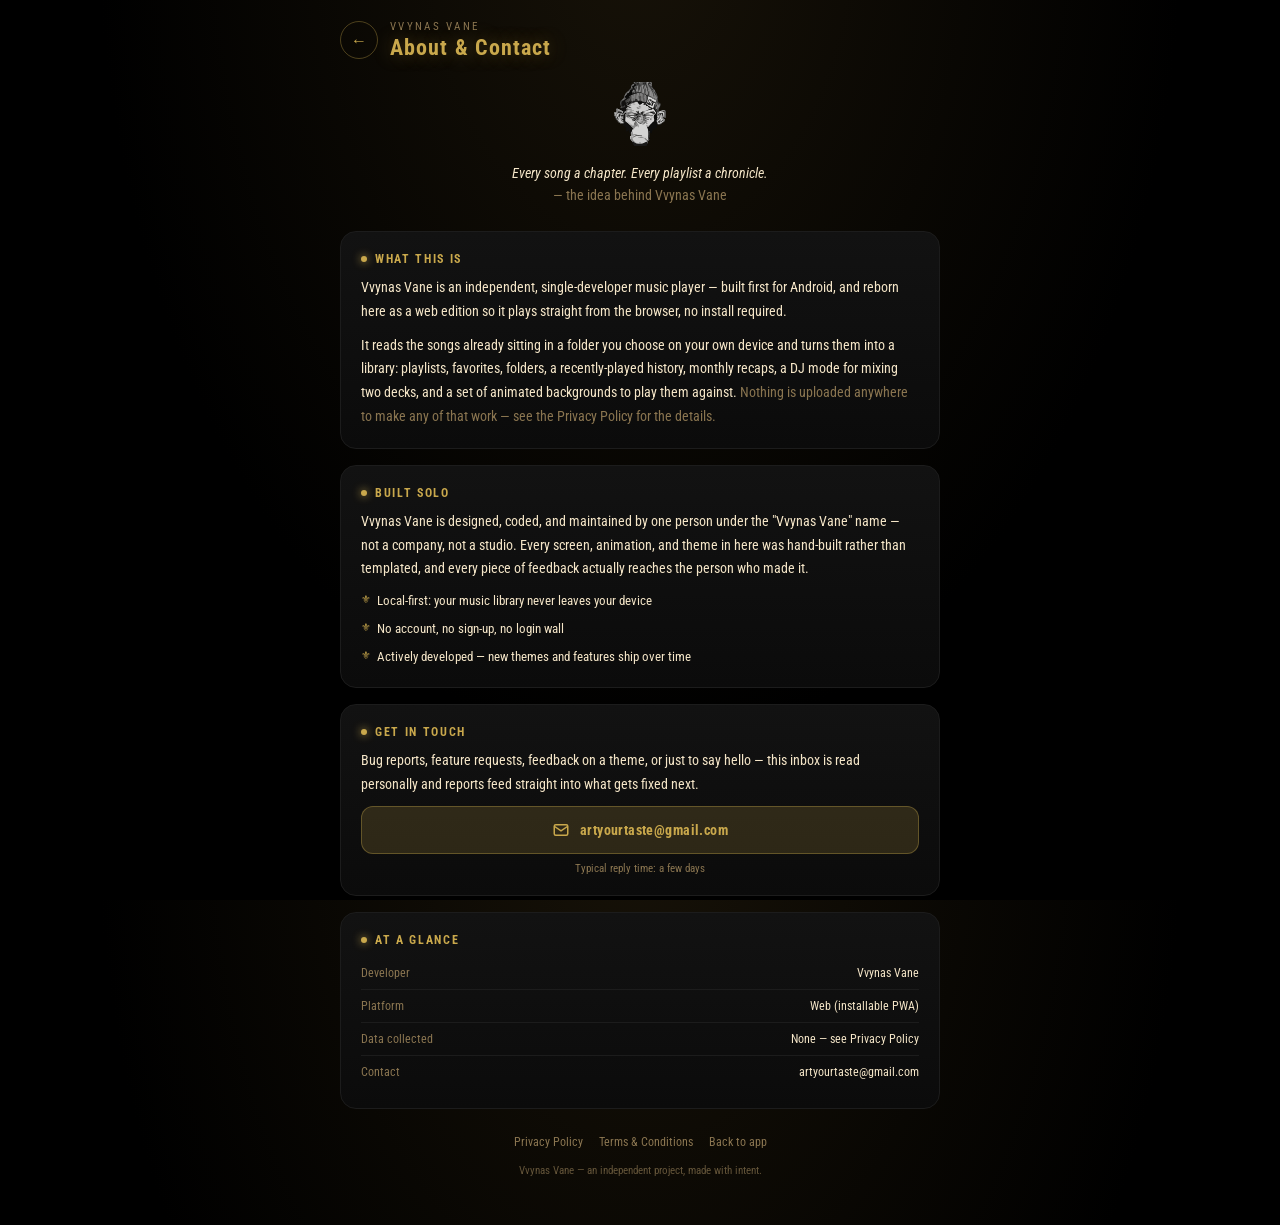
<file: about.html>
<!DOCTYPE html>
<html lang="en">
<head>
<meta charset="UTF-8">
<meta name="viewport" content="width=device-width, initial-scale=1, viewport-fit=cover, maximum-scale=1">
<title>About &amp; Contact — Vvynas Vane</title>
<meta name="theme-color" content="#000000">
<meta name="description" content="About the Vvynas Vane music player and how to reach the developer.">
<link rel="manifest" href="manifest.json">

<!-- Favicon: vector first (crisp at every size, modern browsers), with
     raster fallbacks for browsers/contexts that don't support SVG icons. -->
<link rel="icon" href="favicon.svg" type="image/svg+xml">
<link rel="icon" href="icon-32.png" sizes="32x32" type="image/png">
<link rel="icon" href="icon-16.png" sizes="16x16" type="image/png">
<link rel="shortcut icon" href="favicon.ico">

<!-- iOS "Add to Home Screen" — Safari only ever reads apple-touch-icon,
     never the manifest, so this is required for the icon to appear there. -->
<link rel="apple-touch-icon" href="apple-touch-icon.png">
<link rel="apple-touch-icon" sizes="152x152" href="apple-touch-icon-152.png">
<link rel="apple-touch-icon" sizes="167x167" href="apple-touch-icon-167.png">
<link rel="apple-touch-icon" sizes="180x180" href="apple-touch-icon.png">
<meta name="apple-mobile-web-app-capable" content="yes">
<meta name="apple-mobile-web-app-status-bar-style" content="black-translucent">
<meta name="apple-mobile-web-app-title" content="Vvynas Vane">
<meta name="mobile-web-app-capable" content="yes">
<style>
  @import url('https://fonts.googleapis.com/css2?family=Roboto:wght@300;400;500;700;900&family=Roboto+Condensed:wght@400;700&display=swap');
  :root{
    --bg0:#000; --bg1:#0B0B0B; --bg2:#121212;
    --gold:#C9A84C; --gold-dim:rgba(201,168,76,.18); --gold-line:rgba(201,168,76,.35);
    --crimson:#B22222; --text:#F5E6C8; --muted:#8A7550; --divider:#1C1C1C;
  }
  * { box-sizing:border-box; -webkit-tap-highlight-color:transparent; }
  html,body{ height:100%; margin:0; }
  body{
    background:radial-gradient(ellipse at 50% -10%, #171208 0%, var(--bg0) 60%);
    color:var(--text); font-family:'Roboto Condensed','Roboto',ui-sans-serif,sans-serif;
    overflow-x:hidden;
  }
  #wrap{ max-width:640px; margin:0 auto; padding:calc(20px + env(safe-area-inset-top,0px)) 20px calc(48px + env(safe-area-inset-bottom,0px)); position:relative; z-index:1; }

  .top-row{ display:flex; align-items:center; gap:12px; margin-bottom:22px; }
  .back-btn{ width:38px; height:38px; border-radius:50%; border:1px solid var(--gold-line); display:flex; align-items:center; justify-content:center; color:var(--gold); text-decoration:none; flex:none; font-size:16px; }
  .back-btn:active{ background:var(--gold-dim); }
  .eyebrow{ font-size:10.5px; letter-spacing:.22em; text-transform:uppercase; color:var(--muted); }
  h1{ font-size:22px; letter-spacing:.05em; margin:2px 0 0; color:var(--gold); text-shadow:0 0 18px rgba(201,168,76,.35); }

  .sigil{ width:64px; height:64px; margin:18px auto 8px; display:block; opacity:.9; }

  .lede{ text-align:center; font-size:13.5px; line-height:1.7; color:var(--text); padding:2px 6px 8px; font-style:italic; }
  .lede .mute{ color:var(--muted); font-style:normal; }

  .card{ background:linear-gradient(180deg, var(--bg2), var(--bg1)); border:1px solid var(--divider); border-radius:16px; padding:20px; margin-top:16px; }
  .card h2{ font-size:12px; letter-spacing:.14em; text-transform:uppercase; color:var(--gold); margin:0 0 10px; display:flex; align-items:center; gap:8px; }
  .card h2::before{ content:""; width:6px; height:6px; border-radius:50%; background:var(--gold); box-shadow:0 0 8px var(--gold); }
  .card p{ font-size:13.5px; line-height:1.75; color:var(--text); margin:0 0 10px; }
  .card p:last-child{ margin-bottom:0; }
  .card p .mute{ color:var(--muted); }

  .feature-list{ list-style:none; margin:0; padding:0; display:grid; gap:8px; }
  .feature-list li{ font-size:12.5px; line-height:1.6; color:var(--text); padding-left:16px; position:relative; }
  .feature-list li::before{ content:"⚜"; position:absolute; left:0; top:0; color:var(--gold); font-size:11px; }

  .contact-btn{ display:flex; align-items:center; justify-content:center; gap:10px; width:100%; padding:14px; margin-top:6px; border-radius:12px; border:1px solid var(--gold-line); background:var(--gold-dim); color:var(--gold); text-decoration:none; font-size:14px; font-weight:700; letter-spacing:.03em; }
  .contact-btn:active{ background:rgba(201,168,76,.3); }
  .contact-sub{ text-align:center; font-size:11px; color:var(--muted); margin-top:8px; }

  .meta-row{ display:flex; justify-content:space-between; font-size:11.5px; color:var(--muted); padding:9px 0; border-bottom:1px solid var(--divider); }
  .meta-row:last-child{ border-bottom:none; }
  .meta-row .v{ color:var(--text); }

  .foot-links{ display:flex; flex-wrap:wrap; gap:8px 16px; justify-content:center; margin-top:26px; }
  .foot-links a{ font-size:11.5px; color:var(--muted); text-decoration:none; border-bottom:1px solid transparent; }
  .foot-links a:hover, .foot-links a:active{ color:var(--gold); border-color:var(--gold-line); }
  .foot-note{ text-align:center; font-size:10.5px; color:var(--muted); margin-top:14px; opacity:.7; }
</style>
</head>
<body>
<div id="wrap">

  <div class="top-row">
    <a class="back-btn" href="index.html" aria-label="Back">←</a>
    <div>
      <div class="eyebrow">Vvynas Vane</div>
      <h1>About &amp; Contact</h1>
    </div>
  </div>

  <img class="sigil" src="favicon.svg" alt="Vvynas Vane" width="64" height="64">
  <p class="lede">Every song a chapter. Every playlist a chronicle.<br><span class="mute">— the idea behind Vvynas Vane</span></p>

  <div class="card">
    <h2>What this is</h2>
    <p>Vvynas Vane is an independent, single-developer music player — built first for Android, and reborn here as a web edition so it plays straight from the browser, no install required.</p>
    <p>It reads the songs already sitting in a folder you choose on your own device and turns them into a library: playlists, favorites, folders, a recently-played history, monthly recaps, a DJ mode for mixing two decks, and a set of animated backgrounds to play them against. <span class="mute">Nothing is uploaded anywhere to make any of that work — see the Privacy Policy for the details.</span></p>
  </div>

  <div class="card">
    <h2>Built solo</h2>
    <p>Vvynas Vane is designed, coded, and maintained by one person under the "Vvynas Vane" name — not a company, not a studio. Every screen, animation, and theme in here was hand-built rather than templated, and every piece of feedback actually reaches the person who made it.</p>
    <ul class="feature-list">
      <li>Local-first: your music library never leaves your device</li>
      <li>No account, no sign-up, no login wall</li>
      <li>Actively developed — new themes and features ship over time</li>
    </ul>
  </div>

  <div class="card">
    <h2>Get in touch</h2>
    <p>Bug reports, feature requests, feedback on a theme, or just to say hello — this inbox is read personally and reports feed straight into what gets fixed next.</p>
    <a class="contact-btn" href="mailto:artyourtaste@gmail.com?subject=Vvynas%20Vane%20—%20">
      <svg width="18" height="18" viewBox="0 0 24 24" fill="none" stroke="currentColor" stroke-width="2"><rect x="3" y="5" width="18" height="14" rx="2"/><path d="m3 7 9 6 9-6"/></svg>
      artyourtaste@gmail.com
    </a>
    <div class="contact-sub">Typical reply time: a few days</div>
  </div>

  <div class="card">
    <h2>At a glance</h2>
    <div class="meta-row"><span>Developer</span><span class="v">Vvynas Vane</span></div>
    <div class="meta-row"><span>Platform</span><span class="v">Web (installable PWA)</span></div>
    <div class="meta-row"><span>Data collected</span><span class="v">None — see Privacy Policy</span></div>
    <div class="meta-row"><span>Contact</span><span class="v">artyourtaste@gmail.com</span></div>
  </div>

  <div class="foot-links">
    <a href="privacy.html">Privacy Policy</a>
    <a href="terms.html">Terms &amp; Conditions</a>
    <a href="index.html">Back to app</a>
  </div>
  <div class="foot-note">Vvynas Vane — an independent project, made with intent.</div>

</div>
<script src="shared.js"></script>
</body>
</html>
</file>
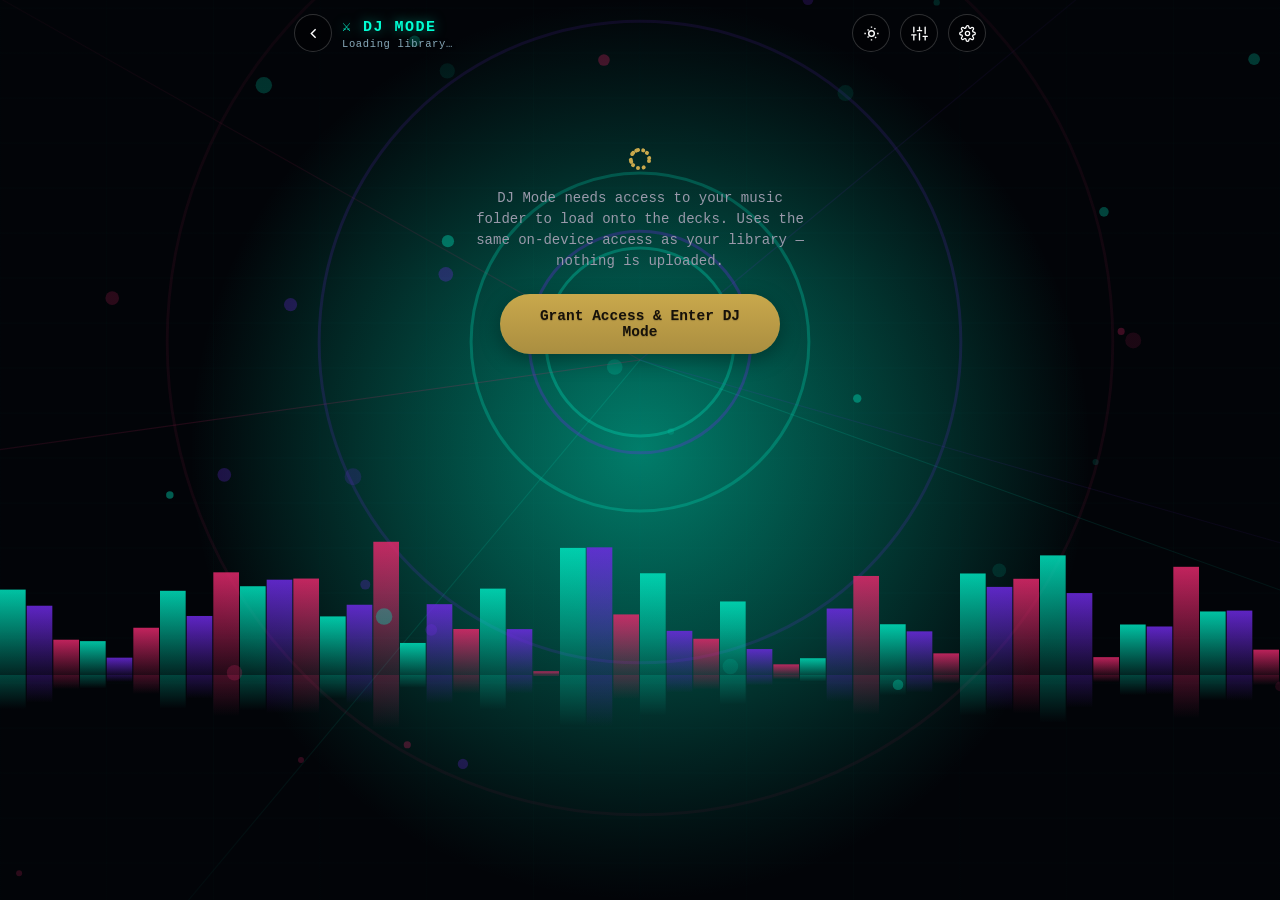
<file: dj.html>
<!DOCTYPE html>
<html lang="en" data-theme="dark">
<head>
<meta charset="UTF-8">
<meta name="viewport" content="width=device-width, initial-scale=1, viewport-fit=cover, maximum-scale=1">
<title>DJ Mode — Vvynas Vane</title>
<meta name="theme-color" content="#000000">
<link rel="manifest" href="manifest.json">

<!-- Favicon: vector first (crisp at every size, modern browsers), with
     raster fallbacks for browsers/contexts that don't support SVG icons. -->
<link rel="icon" href="favicon.svg" type="image/svg+xml">
<link rel="icon" href="icon-32.png" sizes="32x32" type="image/png">
<link rel="icon" href="icon-16.png" sizes="16x16" type="image/png">
<link rel="shortcut icon" href="favicon.ico">

<!-- iOS "Add to Home Screen" — Safari only ever reads apple-touch-icon,
     never the manifest, so this is required for the icon to appear there. -->
<link rel="apple-touch-icon" href="apple-touch-icon.png">
<link rel="apple-touch-icon" sizes="152x152" href="apple-touch-icon-152.png">
<link rel="apple-touch-icon" sizes="167x167" href="apple-touch-icon-167.png">
<link rel="apple-touch-icon" sizes="180x180" href="apple-touch-icon.png">
<meta name="apple-mobile-web-app-capable" content="yes">
<meta name="apple-mobile-web-app-status-bar-style" content="black-translucent">
<meta name="apple-mobile-web-app-title" content="Vvynas Vane">
<meta name="mobile-web-app-capable" content="yes">
<link rel="stylesheet" href="style.css">
<style>
  body { overflow-y: auto; overflow-x: hidden; background: #000000; font-family: 'Courier New', ui-monospace, monospace; }

  /* --- Scrolling, made visible & easy everywhere -----------------------
     The native scrollbar was the default overlay style: invisible until
     mid-drag on desktop, and on touch devices (iOS/Android) it's basically
     never grabbable at all — that's why it felt "rarely visible." Two
     fixes, layered so every platform gets one that actually works for it:
     1) A persistent, on-brand scrollbar for browsers that support styling
        one (desktop Chrome/Edge/Safari + Firefox) instead of a thin grey
        overlay that fades away.
     2) A floating scroll-to-top control (below, near the closing tags)
        for every platform, mobile included, where scrollbar styling is
        ignored outright — always visible once you've scrolled, one tap
        back to the top, with a ring that fills to show how far down you
        are. */
  * { scrollbar-width: thin; scrollbar-color: #7B2FFF rgba(255,255,255,.06); }
  ::-webkit-scrollbar { width: 11px; height: 11px; }
  ::-webkit-scrollbar-track { background: rgba(255,255,255,.05); border-radius: 10px; }
  ::-webkit-scrollbar-thumb { background: linear-gradient(180deg, #00FFD4, #7B2FFF); border-radius: 10px; border: 2.5px solid #0a0a12; background-clip: padding-box; }
  ::-webkit-scrollbar-thumb:hover { background: linear-gradient(180deg, #4dffe4, #9153ff); background-clip: padding-box; }

  .dj-scrolltop {
    position: fixed; right: calc(16px + env(safe-area-inset-right,0px)); bottom: calc(20px + env(safe-area-inset-bottom,0px));
    width: 52px; height: 52px; border-radius: 50%; padding: 0; cursor: grab;
    /* Iron-and-wax-seal badge: a struck bronze medallion instead of a flat
       glass chip — hammered radial shading, a beveled gold rim, deep
       shadow like it's set slightly into the page. */
    background: radial-gradient(circle at 35% 28%, #3a2f22, #14100a 72%);
    border: 2px solid #8a6a3a;
    display: flex; align-items: center; justify-content: center; color: #fff; z-index: 6;
    box-shadow: 0 6px 20px rgba(0,0,0,.6), 0 0 0 1px rgba(0,0,0,.5), inset 0 1px 1px rgba(255,214,140,.35), inset 0 -3px 5px rgba(0,0,0,.6);
    opacity: 0; transform: translateY(16px) scale(.8); pointer-events: none;
    transition: opacity .25s ease, transform .3s cubic-bezier(.3,1.5,.4,1), box-shadow .2s ease;
  }
  .dj-scrolltop.show { opacity: 1; transform: translateY(0) scale(1); pointer-events: auto; }
  .dj-scrolltop:hover { box-shadow: 0 6px 22px rgba(0,0,0,.6), 0 0 0 1px rgba(0,0,0,.5), inset 0 1px 1px rgba(255,214,140,.5), inset 0 -3px 5px rgba(0,0,0,.6), 0 0 14px rgba(232,196,104,.35); }
  .dj-scrolltop:active { transform: scale(.9); cursor: grabbing; }
  .dj-scrolltop-ring { position: absolute; inset: 0; width: 100%; height: 100%; transform: rotate(-90deg); }
  .dj-scrolltop-track { fill: none; stroke: rgba(255,255,255,.14); stroke-width: 3; }
  .dj-scrolltop-fill { fill: none; stroke: url(#djScrollGrad); stroke-width: 3; stroke-linecap: round; stroke-dasharray: 119.4; stroke-dashoffset: 119.4; }
  .dj-scrolltop-arrow { width: 19px; height: 19px; animation: djArrowRise 1.7s ease-in-out infinite; transform-origin: 50% 90%; }
  /* A small rise-and-settle instead of a plain float, so the arrow still
     reads as reaching upward toward the top of the page. */
  @keyframes djArrowRise { 0%, 100% { transform: translateY(0); } 50% { transform: translateY(-2px); } }
  @media (max-width: 400px) { .dj-scrolltop { width: 46px; height: 46px; right: calc(12px + env(safe-area-inset-right,0px)); bottom: calc(16px + env(safe-area-inset-bottom,0px)); } }

  /* Same marker, scaled down, for panels that scroll independently of the
     page — the Battle Queue list and each modal sheet (song picker,
     settings, about). Mounted by JS in a stable wrapper so it survives
     the panel's own content being re-rendered. */
  .dj-mini-scrolltop {
    position: absolute; right: 8px; bottom: 8px; width: 30px; height: 30px; border-radius: 50%; padding: 0; cursor: grab;
    background: radial-gradient(circle at 35% 28%, #3a2f22, #14100a 72%);
    border: 1.5px solid #8a6a3a;
    display: flex; align-items: center; justify-content: center; z-index: 3;
    box-shadow: 0 3px 10px rgba(0,0,0,.55), inset 0 1px 1px rgba(255,214,140,.3), inset 0 -2px 3px rgba(0,0,0,.6);
    opacity: 0; transform: scale(.7); pointer-events: none;
    transition: opacity .2s ease, transform .25s cubic-bezier(.3,1.5,.4,1);
  }
  .dj-mini-scrolltop.show { opacity: 1; transform: scale(1); pointer-events: auto; }
  .dj-mini-scrolltop:active { transform: scale(.88); cursor: grabbing; }
  .dj-mini-scrolltop--modal { bottom: 62px; } /* clears the sticky CLOSE footer */
  .dj-mini-scrolltop-ring { position: absolute; inset: 0; width: 100%; height: 100%; transform: rotate(-90deg); }
  .dj-mini-scrolltop-track { fill: none; stroke: rgba(255,255,255,.16); stroke-width: 2.4; }
  .dj-mini-scrolltop-fill { fill: none; stroke: url(#djScrollGrad); stroke-width: 2.4; stroke-linecap: round; }
  .dj-mini-scrolltop-arrow { width: 13px; height: 13px; animation: djArrowRise 1.7s ease-in-out infinite; transform-origin: 50% 90%; }
  /* <canvas> is a replaced element (like <img>) — position:fixed;inset:0
     alone doesn't stretch it to the viewport the way it would a <div>; it
     was quietly rendering at its intrinsic default size (300×150) pinned
     to the top-left corner instead of covering the screen. Explicit
     width/height forces it full-bleed, and canvas.clientWidth/clientHeight
     (used by Visualizer.resize()) then report the real viewport size. */
  #djVisualizer { position: fixed; inset: 0; z-index: 0; width: 100%; height: 100%; display: block; }
  #djScrim { position: fixed; inset: 0; z-index: 1; pointer-events: none; background: linear-gradient(180deg, rgba(2,4,8,.4) 0%, rgba(2,4,8,.12) 30%, rgba(2,4,8,.12) 70%, rgba(2,4,8,.45) 100%); }
  #djWrap { position: relative; z-index: 2; max-width: 720px; margin: 0 auto; padding: calc(14px + env(safe-area-inset-top,0px)) 14px calc(60px + env(safe-area-inset-bottom,0px)); }

  .dj-topbar { display: flex; align-items: center; gap: 10px; margin-bottom: 16px; }
  .dj-icon-btn { width: 38px; height: 38px; border-radius: 50%; border: 1px solid rgba(255,255,255,.18); display: flex; align-items: center; justify-content: center; color: #fff; text-decoration: none; flex: none; background: rgba(0,0,0,.3); }
  .dj-icon-btn svg { width: 17px; height: 17px; }
  .dj-icon-btn.eq-on { color: #E8C468; border-color: #8A6E2A; background: rgba(232,196,104,.14); box-shadow: 0 0 10px rgba(232,196,104,.25); }
  .dj-title-block { flex: 1; min-width: 0; }
  .dj-title-block h1 { font-size: 15px; letter-spacing: .1em; margin: 0; color: #00FFD4; text-shadow: 0 0 12px rgba(0,255,212,.5); }
  .dj-status { font-size: 10.5px; color: #8ab; letter-spacing: .06em; margin-top: 2px; white-space: nowrap; overflow: hidden; text-overflow: ellipsis; }

  .dj-card {
    background: rgba(0,0,0,.45); border: 1px solid rgba(255,255,255,.1); border-radius: 16px; padding: 16px; margin-bottom: 14px;
    backdrop-filter: blur(14px) saturate(1.15); -webkit-backdrop-filter: blur(14px) saturate(1.15);
    box-shadow: 0 8px 32px rgba(0,0,0,.35);
  }
  /* Legibility layer: text sits on the glass cards above a moving background,
     so every label gets a soft shadow rather than a flat opaque panel. */
  .dj-card, .dj-topbar, .queue-row, #shoutoutText { text-shadow: 0 1px 4px rgba(0,0,0,.7); }
  .deck-meta .t, .deck-meta .a, .dj-status, .mixer-labels, .bass-label-row span, .deck-label { text-shadow: 0 1px 4px rgba(0,0,0,.8); }
  .dj-decks { display: grid; grid-template-columns: minmax(0, 1fr) minmax(0, 1fr); gap: 12px; }
  @media (max-width: 520px) { .dj-decks { grid-template-columns: minmax(0, 1fr); } }
  /* Grid items get an implicit min-width:auto too (the same gotcha flex
     items have) — without this, a track's column refuses to shrink below
     its longest unwrapped text, which is what let a long title blow
     straight through the card edge instead of masking. */
  .deck { min-width: 0; }

  .deck-label { font-size: 10.5px; letter-spacing: .16em; color: #666; margin-bottom: 10px; display: flex; justify-content: space-between; align-items: center; }
  .deck-label .badge { font-size: 9.5px; color: #FF2D78; }
  .deck-art-row { display: flex; gap: 10px; align-items: center; margin-bottom: 10px; }
  .deck-art { width: 56px; height: 56px; border-radius: 10px; flex: none; overflow: hidden; background: #111; display: flex; align-items: center; justify-content: center; color: #444; }
  .deck-art img { width: 100%; height: 100%; }
  .deck-meta { min-width: 0; }
  .deck-meta .t { font-size: 13px; font-weight: 700; color: #fff; white-space: nowrap; overflow: hidden; }
  .deck-meta .a { font-size: 11px; color: #999; white-space: nowrap; overflow: hidden; text-overflow: ellipsis; }

  /* Marquee: long titles used to be hard-truncated with an ellipsis (or, in
     the song picker, had no overflow handling at all and visibly spilled
     past the card/modal edge). Instead every title now sits in a
     scroll-masked strip; JS measures overflow and only elements that don't
     fit get animated — short titles stay put. The full name always stays
     intact, it just glides into view. */
  .marquee-track { display: inline-block; white-space: nowrap; will-change: transform; }
  .marquee-active .marquee-track {
    animation: djTitleMarquee var(--marquee-duration, 8s) cubic-bezier(.45,0,.25,1) infinite;
  }
  @keyframes djTitleMarquee {
    0%, 14%   { transform: translateX(0); }
    45%, 55%  { transform: translateX(var(--marquee-shift, 0)); }
    86%, 100% { transform: translateX(0); }
  }
  .deck-pitch-row { display: flex; align-items: center; gap: 8px; margin: 8px 0; }
  .deck-pitch-row span { font-size: 9.5px; color: #666; flex: none; }
  .deck-pitch-row input[type=range] { flex: 1; accent-color: #00FFD4; }
  .deck-btn-row { display: flex; gap: 6px; }
  .deck-btn { flex: 1; padding: 9px 0; border-radius: 8px; border: 1px solid rgba(255,255,255,.15); color: #ccc; font-size: 10.5px; letter-spacing: .04em; display: flex; align-items: center; justify-content: center; gap: 5px; }
  .deck-btn svg { width: 13px; height: 13px; }
  .deck-btn.play { background: linear-gradient(180deg, #00FFD4, #00A8AA); color: #001a18; border: none; font-weight: 700; }
  .deck-btn.play.playing { background: linear-gradient(180deg, #FF2D78, #B2004E); color: #fff; }

  .mixer-row { display: flex; flex-direction: column; gap: 4px; margin-bottom: 16px; }
  .mixer-labels { display: flex; justify-content: space-between; font-size: 10px; letter-spacing: .08em; color: #789; }
  .mixer-row input[type=range] { width: 100%; accent-color: #7B2FFF; }
  #crossfader { accent-color: #00FFD4; }
  .bass-label-row { display: flex; justify-content: space-between; align-items: center; }
  #bassLabel { color: #FF6B00; font-weight: 700; font-size: 13px; }

  .dj-action-row { display: grid; grid-template-columns: 1fr 1fr 1fr; gap: 8px; margin-top: 4px; }
  .dj-action-btn { padding: 12px 4px; border-radius: 10px; border: none; font-size: 10.5px; letter-spacing: .05em; font-weight: 700; color: #001a18; background: #00FFD4; text-align: center; }
  .dj-action-btn.beat { background: #7B2FFF; color: #fff; }
  .dj-action-btn.shout { background: rgba(255,255,255,.1); color: #fff; border: 1px solid rgba(255,255,255,.2); }
  .dj-action-btn.on.automix { background: #39FF14; color: #001a00; }
  .dj-action-btn.on.beat { background: #FF2D78; color: #fff; }

  .queue-head { display: flex; align-items: center; justify-content: space-between; margin-bottom: 10px; }
  .queue-head .lbl { font-size: 11px; letter-spacing: .1em; color: #789; }
  .queue-add-btn { width: 30px; height: 30px; border-radius: 50%; background: rgba(0,255,212,.15); border: 1px solid #00FFD4; color: #00FFD4; display: flex; align-items: center; justify-content: center; }
  .queue-list-wrap { position: relative; }
  .queue-list { display: flex; flex-direction: column; gap: 4px; max-height: 220px; overflow-y: auto; padding-bottom: 32px; }
  .queue-list::-webkit-scrollbar, .dj-modal::-webkit-scrollbar { width: 7px; }
  .queue-row { display: flex; align-items: center; gap: 10px; padding: 8px; border-radius: 8px; background: rgba(255,255,255,.03); cursor: pointer; }
  .queue-row:hover { background: rgba(255,255,255,.07); }
  .queue-row .t { flex: 1; min-width: 0; display: flex; align-items: center; gap: 4px; font-size: 12px; color: #ddd; white-space: nowrap; }
  .queue-row .t .q-arrow { flex: none; }
  .queue-row .t .marquee-mask { flex: 1; min-width: 0; overflow: hidden; white-space: nowrap; }
  .queue-row .a { font-size: 10.5px; color: #777; flex: none; max-width: 90px; overflow: hidden; text-overflow: ellipsis; white-space: nowrap; }
  .queue-row .rm { color: #666; padding: 2px 6px; flex: none; }
  .queue-empty { font-size: 12px; color: #666; text-align: center; padding: 18px 0; }

  #shoutoutText {
    position: fixed; top: 18%; left: 50%; transform: translate(-50%, -10px); z-index: 30;
    font-size: 15px; font-weight: 700; letter-spacing: .04em; color: #fff; text-align: center;
    text-shadow: 0 0 16px rgba(0,255,212,.8), 0 2px 8px rgba(0,0,0,.8);
    background: rgba(0,0,0,.4); padding: 10px 22px; border-radius: 999px; border: 1px solid rgba(0,255,212,.4);
    opacity: 0; transition: opacity .3s, transform .3s; pointer-events: none; max-width: 88vw;
  }
  #shoutoutText.show { opacity: 1; transform: translate(-50%, 0); }

  .dj-grant { position: relative; z-index: 2; padding: 80px 24px; text-align: center; }
  .dj-grant p { color: #99a; font-size: 14px; max-width: 340px; margin: 12px auto 22px; line-height: 1.5; }
  .dj-grant .uib-orbit { margin: 0 auto 18px; }

  /* Song picker + settings modal (reuse app modal look, DJ-tinted) */
  .dj-modal-overlay { position: fixed; inset: 0; background: rgba(0,0,0,.7); z-index: 60; display: flex; align-items: center; justify-content: center; padding: 20px; opacity: 0; pointer-events: none; transition: opacity .2s; }
  .dj-modal-overlay.open { opacity: 1; pointer-events: auto; }
  .dj-modal { position: relative; background: #0A0A12; border: 1px solid rgba(255,255,255,.15); border-radius: 14px; width: 100%; max-width: 400px; padding: 18px; max-height: 78vh; overflow-y: auto; }
  .dj-modal h3 { font-size: 14px; letter-spacing: .08em; color: #00FFD4; margin: 0 0 12px; }
  .dj-modal input[type=text] { width: 100%; background: #16161f; border: 1px solid rgba(255,255,255,.15); color: #fff; border-radius: 8px; padding: 10px 12px; font-size: 13px; margin-bottom: 10px; }
  .dj-modal-row { display: flex; align-items: center; gap: 10px; padding: 9px 6px; border-radius: 8px; cursor: pointer; font-size: 12.5px; color: #ddd; }
  .dj-modal-row:hover { background: rgba(255,255,255,.06); }
  /* Was unstyled and unbounded, so a long title just ran the row past the
     modal's edge instead of wrapping or scrolling — the actual "spill"
     bug. Now it's a proper flexed, overflow-masked marquee strip. */
  .dj-modal-row .t { flex: 1; min-width: 0; overflow: hidden; white-space: nowrap; }
  .dj-modal-row .a { color: #888; font-size: 11px; margin-left: auto; flex: none; max-width: 40%; overflow: hidden; text-overflow: ellipsis; white-space: nowrap; }
  .dj-modal-close { position: sticky; bottom: 0; width: 100%; margin-top: 10px; padding: 12px; border-radius: 8px; background: #14141d; color: #ccc; border: 1px solid rgba(255,255,255,.12); font-size: 12.5px; box-shadow: 0 -6px 12px -4px rgba(0,0,0,.5); }
  .dj-about-text { font-size: 12px; color: #bbb; line-height: 1.9; white-space: pre-line; }
</style>
</head>
<body>

<canvas id="djVisualizer"></canvas>
<div id="djScrim"></div>

<div id="djWrap">
  <div class="dj-topbar">
    <a class="dj-icon-btn" href="index.html" title="Back"><svg viewBox="0 0 24 24" fill="none" stroke="currentColor" stroke-width="2"><path d="M15 18l-6-6 6-6"/></svg></a>
    <div class="dj-title-block">
      <h1>⚔ DJ MODE</h1>
      <div class="dj-status" id="djStatus">Loading library…</div>
    </div>
    <button class="dj-icon-btn" id="djVisualBtn" title="Cycle visual theme"><svg viewBox="0 0 24 24" fill="none" stroke="currentColor" stroke-width="2"><circle cx="12" cy="12" r="4"/><path d="M12 2v2m0 16v2m10-10h-2M4 12H2m15.5-7.5l-1.4 1.4M7.9 16.1l-1.4 1.4m0-11l1.4 1.4m9.2 9.2l1.4 1.4"/></svg></button>
    <button class="dj-icon-btn" id="djEqBtn" title="Equalizer (E)" aria-label="Equalizer"><svg viewBox="0 0 24 24" fill="none" stroke="currentColor" stroke-width="1.9" stroke-linecap="round"><path d="M4 21v-7M4 10V3M12 21v-9M12 8V3M20 21v-5M20 12V3M1 14h6M9 8h6M17 16h6"/></svg></button>
    <button class="dj-icon-btn" id="djSettingsBtn" title="DJ Settings"><svg viewBox="0 0 24 24" fill="none" stroke="currentColor" stroke-width="1.8"><circle cx="12" cy="12" r="3"/><path d="M19.4 15a1.7 1.7 0 00.3 1.9l.1.1a2 2 0 11-2.8 2.8l-.1-.1a1.7 1.7 0 00-1.9-.3 1.7 1.7 0 00-1 1.5V21a2 2 0 11-4 0v-.1a1.7 1.7 0 00-1-1.6 1.7 1.7 0 00-1.9.3l-.1.1a2 2 0 11-2.8-2.8l.1-.1a1.7 1.7 0 00.3-1.9 1.7 1.7 0 00-1.5-1H3a2 2 0 110-4h.1a1.7 1.7 0 001.5-1 1.7 1.7 0 00-.3-1.9l-.1-.1a2 2 0 112.8-2.8l.1.1a1.7 1.7 0 001.9.3H9a1.7 1.7 0 001-1.5V3a2 2 0 114 0v.1a1.7 1.7 0 001 1.5 1.7 1.7 0 001.9-.3l.1-.1a2 2 0 112.8 2.8l-.1.1a1.7 1.7 0 00-.3 1.9V9a1.7 1.7 0 001.5 1H21a2 2 0 110 4h-.1a1.7 1.7 0 00-1.5 1z"/></svg></button>
  </div>

  <div id="djGrant" class="dj-grant">
    <div class="uib-orbit" aria-hidden="true">
      <div class="uib-particle"></div><div class="uib-particle"></div><div class="uib-particle"></div><div class="uib-particle"></div>
      <div class="uib-particle"></div><div class="uib-particle"></div><div class="uib-particle"></div><div class="uib-particle"></div>
      <div class="uib-particle"></div><div class="uib-particle"></div><div class="uib-particle"></div><div class="uib-particle"></div><div class="uib-particle"></div>
    </div>
    <p>DJ Mode needs access to your music folder to load onto the decks. Uses the same on-device access as your library — nothing is uploaded.</p>
    <button class="btn-primary" id="djGrantBtn" style="max-width:280px;margin:0 auto;">Grant Access &amp; Enter DJ Mode</button>
  </div>

  <div id="djApp" class="hidden">
    <div class="dj-card">
      <div class="dj-decks">
        <div class="deck" data-deck="A">
          <div class="deck-label">⚔ DECK A <span class="badge" id="deckACount"></span></div>
          <div class="deck-art-row">
            <div class="deck-art" id="deckAArt"><svg viewBox="0 0 24 24" width="22" height="22" fill="none" stroke="currentColor" stroke-width="1.6"><path d="M9 18V5l12-2v13M9 18a3 3 0 11-6 0 3 3 0 016 0zm12-2a3 3 0 11-6 0 3 3 0 016 0z"/></svg></div>
            <div class="deck-meta"><div class="t" id="deckATitle">No track loaded</div><div class="a" id="deckAArtist">Tap select</div></div>
          </div>
          <div class="deck-pitch-row"><span>PITCH</span><input type="range" id="deckAPitch" min="0" max="100" value="50"></div>
          <div class="deck-btn-row">
            <button class="deck-btn" id="deckASelect">SELECT</button>
            <button class="deck-btn play" id="deckAPlay">▶ PLAY</button>
            <button class="deck-btn" id="deckACue">CUE</button>
          </div>
        </div>
        <div class="deck" data-deck="B">
          <div class="deck-label">◈ DECK B <span class="badge" id="deckBCount"></span></div>
          <div class="deck-art-row">
            <div class="deck-art" id="deckBArt"><svg viewBox="0 0 24 24" width="22" height="22" fill="none" stroke="currentColor" stroke-width="1.6"><path d="M9 18V5l12-2v13M9 18a3 3 0 11-6 0 3 3 0 016 0zm12-2a3 3 0 11-6 0 3 3 0 016 0z"/></svg></div>
            <div class="deck-meta"><div class="t" id="deckBTitle">No track loaded</div><div class="a" id="deckBArtist">Tap select</div></div>
          </div>
          <div class="deck-pitch-row"><span>PITCH</span><input type="range" id="deckBPitch" min="0" max="100" value="50"></div>
          <div class="deck-btn-row">
            <button class="deck-btn" id="deckBSelect">SELECT</button>
            <button class="deck-btn play" id="deckBPlay">▶ PLAY</button>
            <button class="deck-btn" id="deckBCue">CUE</button>
          </div>
        </div>
      </div>
    </div>

    <div class="dj-card">
      <div class="mixer-row">
        <div class="mixer-labels"><span>A</span><span>CROSSFADER</span><span>B</span></div>
        <input type="range" id="crossfader" min="0" max="100" value="50">
      </div>
      <div class="mixer-row">
        <div class="bass-label-row"><span class="mixer-labels" style="display:inline;color:#789;">808 / BASS BOOST</span><span id="bassLabel">50</span></div>
        <input type="range" id="bassSlider" min="0" max="100" value="50">
      </div>
      <div class="dj-action-row">
        <button class="dj-action-btn automix" id="btnAutoMix">AUTO MIX</button>
        <button class="dj-action-btn beat" id="btnBeatSync">BEAT SYNC</button>
        <button class="dj-action-btn shout" id="btnShoutout">🎤 SHOUT</button>
      </div>
    </div>

    <div class="dj-card">
      <div class="queue-head">
        <span class="lbl">⚔ BATTLE QUEUE</span>
        <button class="queue-add-btn" id="djAddQueueBtn" title="Add to queue"><svg viewBox="0 0 24 24" width="14" height="14" fill="none" stroke="currentColor" stroke-width="2"><path d="M12 5v14M5 12h14"/></svg></button>
      </div>
      <div class="queue-list-wrap" id="queueListWrap">
        <div class="queue-list" id="queueList"><div class="queue-empty">Queue is empty — add tracks to auto-load when a deck finishes.</div></div>
      </div>
    </div>
  </div>
</div>

<div id="shoutoutText"></div>

<!-- Song picker (load deck / add to queue) -->
<div class="dj-modal-overlay" id="pickerOverlay">
  <div class="dj-modal">
    <h3 id="pickerTitle">Select Track</h3>
    <input type="text" id="pickerSearch" placeholder="Search songs…">
    <div id="pickerList"></div>
    <button class="dj-modal-close" id="pickerCloseBtn">CLOSE</button>
  </div>
</div>

<!-- DJ Settings -->
<div class="dj-modal-overlay" id="djSettingsOverlay">
  <div class="dj-modal">
    <h3>⚔ CASTLE BLACK — DJ CONFIG</h3>
    <div class="dj-modal-row" id="optVisualTheme">⚔ VISUAL THEME <span class="a" id="visualThemeName">DRAGONFIRE</span></div>
    <div class="dj-modal-row" id="optCrossfade">⚔ CROSSFADE DURATION <span class="a" id="crossfadeDurLabel">6s</span></div>
    <div class="dj-modal-row" id="optBassPreset">⚔ BASS BOOST PRESET</div>
    <div class="dj-modal-row" id="optResetCounts">⚔ RESET ALL PLAY COUNTS</div>
    <div class="dj-modal-row" id="optClearQueue">⚔ CLEAR DJ QUEUE</div>
    <div class="dj-modal-row" id="optAbout">⚔ ABOUT DJ MODE</div>
    <button class="dj-modal-close" id="djSettingsCloseBtn">CLOSE</button>
  </div>
</div>

<div class="dj-modal-overlay" id="aboutOverlay">
  <div class="dj-modal">
    <h3>⚔ DJ MODE</h3>
    <div class="dj-about-text">VVYNAS VANE IRON THRONE v1.0

DUAL DECK WAR ENGINE
CROSSFADER — constant power pan
808 BASS — Web Audio low-shelf boost
AUTO MIX — automatic crossfade
BEAT SYNC — visualizer pulse
SHOUTOUTS — triggered at play milestones
4 VISUAL THEMES — cycle with palette icon

TAP A QUEUED TRACK TO LOAD IT ON THE NEXT IDLE DECK. USE × TO REMOVE.</div>
    <button class="dj-modal-close" id="aboutCloseBtn">LET'S GO</button>
  </div>
</div>

<div id="toast"></div>

<svg width="0" height="0" style="position:absolute" aria-hidden="true">
  <defs>
    <linearGradient id="djScrollGrad" x1="0" y1="0" x2="0" y2="1">
      <stop offset="0" stop-color="#E8C468"/>
      <stop offset="1" stop-color="#7A1428"/>
    </linearGradient>
  </defs>
</svg>
<button id="scrollTopBtn" class="dj-scrolltop" type="button" title="Haul to the top" aria-label="Scroll to top">
  <svg class="dj-scrolltop-ring" viewBox="0 0 44 44">
    <circle class="dj-scrolltop-track" cx="22" cy="22" r="19"/>
    <circle class="dj-scrolltop-fill" id="scrollTopFill" cx="22" cy="22" r="19"/>
  </svg>
  <svg class="dj-scrolltop-arrow" viewBox="0 0 24 24" fill="none" stroke="#E8C468" stroke-width="2.1" stroke-linecap="round" stroke-linejoin="round">
    <path d="M12 21.5V6.5M8 10.5l4-4 4 4"/>
  </svg>
</button>

<script src="shared.js"></script>
<script src="eq.js"></script>
<script src="dj.js"></script>
</body>
</html>
</file>
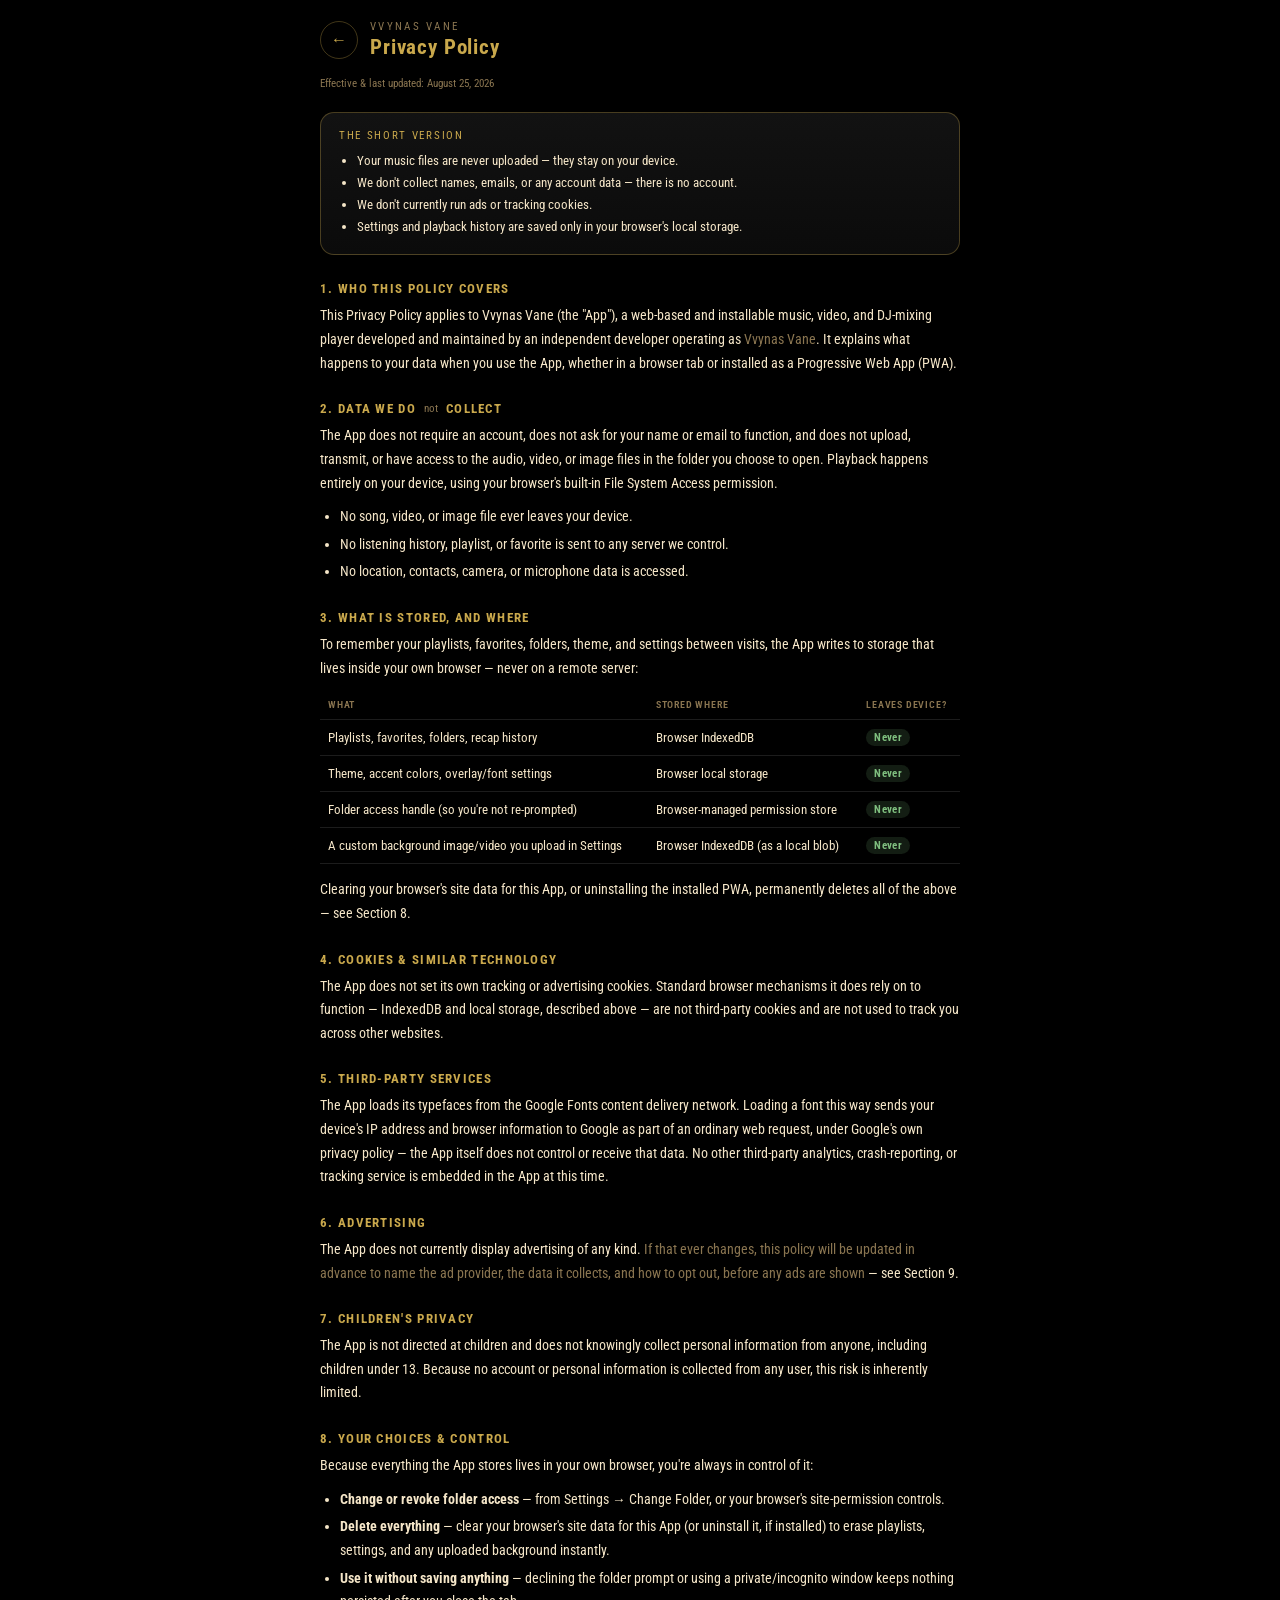
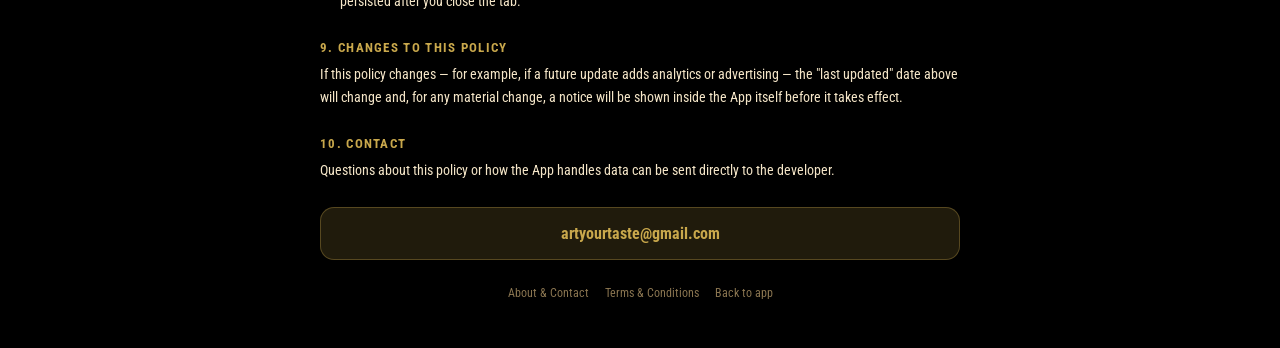
<file: privacy.html>
<!DOCTYPE html>
<html lang="en">
<head>
<meta charset="UTF-8">
<meta name="viewport" content="width=device-width, initial-scale=1, viewport-fit=cover, maximum-scale=1">
<title>Privacy Policy — Vvynas Vane</title>
<meta name="theme-color" content="#000000">
<meta name="description" content="Privacy Policy for the Vvynas Vane music player: what data is collected, how storage and permissions are used, and cookie/ad disclosure.">
<link rel="manifest" href="manifest.json">

<!-- Favicon: vector first (crisp at every size, modern browsers), with
     raster fallbacks for browsers/contexts that don't support SVG icons. -->
<link rel="icon" href="favicon.svg" type="image/svg+xml">
<link rel="icon" href="icon-32.png" sizes="32x32" type="image/png">
<link rel="icon" href="icon-16.png" sizes="16x16" type="image/png">
<link rel="shortcut icon" href="favicon.ico">

<!-- iOS "Add to Home Screen" — Safari only ever reads apple-touch-icon,
     never the manifest, so this is required for the icon to appear there. -->
<link rel="apple-touch-icon" href="apple-touch-icon.png">
<link rel="apple-touch-icon" sizes="152x152" href="apple-touch-icon-152.png">
<link rel="apple-touch-icon" sizes="167x167" href="apple-touch-icon-167.png">
<link rel="apple-touch-icon" sizes="180x180" href="apple-touch-icon.png">
<meta name="apple-mobile-web-app-capable" content="yes">
<meta name="apple-mobile-web-app-status-bar-style" content="black-translucent">
<meta name="apple-mobile-web-app-title" content="Vvynas Vane">
<meta name="mobile-web-app-capable" content="yes">
<style>
  @import url('https://fonts.googleapis.com/css2?family=Roboto:wght@300;400;500;700;900&family=Roboto+Condensed:wght@400;700&display=swap');
  :root{
    --bg0:#000; --bg1:#0B0B0B; --bg2:#121212;
    --gold:#C9A84C; --gold-dim:rgba(201,168,76,.16); --gold-line:rgba(201,168,76,.32);
    --green:#7FBF7F; --amber:#D9A441;
    --text:#F5E6C8; --muted:#8A7550; --divider:#1C1C1C;
  }
  * { box-sizing:border-box; -webkit-tap-highlight-color:transparent; }
  html,body{ height:100%; margin:0; }
  body{ background:var(--bg0); color:var(--text); font-family:'Roboto Condensed','Roboto',ui-sans-serif,sans-serif; }
  #wrap{ max-width:680px; margin:0 auto; padding:calc(20px + env(safe-area-inset-top,0px)) 20px calc(48px + env(safe-area-inset-bottom,0px)); }

  .top-row{ display:flex; align-items:center; gap:12px; margin-bottom:18px; }
  .back-btn{ width:38px; height:38px; border-radius:50%; border:1px solid var(--gold-line); display:flex; align-items:center; justify-content:center; color:var(--gold); text-decoration:none; flex:none; font-size:16px; }
  .eyebrow{ font-size:10.5px; letter-spacing:.22em; text-transform:uppercase; color:var(--muted); }
  h1{ font-size:21px; letter-spacing:.04em; margin:2px 0 0; color:var(--gold); }
  .updated{ font-size:11px; color:var(--muted); margin:10px 0 22px; }

  .tldr{ background:linear-gradient(180deg, var(--bg2), var(--bg1)); border:1px solid var(--gold-line); border-radius:14px; padding:16px 18px; margin-bottom:20px; }
  .tldr .lbl{ font-size:10.5px; letter-spacing:.16em; text-transform:uppercase; color:var(--gold); margin-bottom:8px; }
  .tldr ul{ margin:0; padding-left:18px; }
  .tldr li{ font-size:13px; line-height:1.7; color:var(--text); }

  h2{ font-size:13px; letter-spacing:.1em; text-transform:uppercase; color:var(--gold); margin:26px 0 8px; display:flex; align-items:center; gap:8px; }
  h2 .n{ font-size:10.5px; color:var(--muted); font-weight:400; letter-spacing:0; text-transform:none; }
  p{ font-size:13.5px; line-height:1.75; color:var(--text); margin:0 0 10px; }
  p .mute{ color:var(--muted); }
  ul.plain{ margin:0 0 10px; padding-left:20px; }
  ul.plain li{ font-size:13.5px; line-height:1.75; color:var(--text); margin-bottom:4px; }

  table.status{ width:100%; border-collapse:collapse; margin:8px 0 14px; font-size:12.5px; }
  table.status th, table.status td{ text-align:left; padding:9px 8px; border-bottom:1px solid var(--divider); }
  table.status th{ color:var(--muted); font-weight:600; text-transform:uppercase; font-size:10px; letter-spacing:.08em; }
  .tag{ display:inline-block; padding:2px 8px; border-radius:999px; font-size:10.5px; font-weight:700; letter-spacing:.03em; }
  .tag.none{ background:rgba(127,191,127,.15); color:var(--green); }
  .tag.local{ background:var(--gold-dim); color:var(--gold); }
  .tag.watch{ background:rgba(217,164,65,.15); color:var(--amber); }

  .contact-box{ background:var(--gold-dim); border:1px solid var(--gold-line); border-radius:14px; padding:16px 18px; margin-top:24px; text-align:center; }
  .contact-box a{ color:var(--gold); font-weight:700; text-decoration:none; }

  .foot-links{ display:flex; flex-wrap:wrap; gap:8px 16px; justify-content:center; margin-top:26px; }
  .foot-links a{ font-size:11.5px; color:var(--muted); text-decoration:none; }
  .foot-links a:active{ color:var(--gold); }
</style>
</head>
<body>
<div id="wrap">

  <div class="top-row">
    <a class="back-btn" href="index.html" aria-label="Back">←</a>
    <div>
      <div class="eyebrow">Vvynas Vane</div>
      <h1>Privacy Policy</h1>
    </div>
  </div>
  <div class="updated">Effective &amp; last updated: August 25, 2026</div>

  <div class="tldr">
    <div class="lbl">The short version</div>
    <ul>
      <li>Your music files are never uploaded — they stay on your device.</li>
      <li>We don't collect names, emails, or any account data — there is no account.</li>
      <li>We don't currently run ads or tracking cookies.</li>
      <li>Settings and playback history are saved only in your browser's local storage.</li>
    </ul>
  </div>

  <h2>1. Who this policy covers</h2>
  <p>This Privacy Policy applies to Vvynas Vane (the "App"), a web-based and installable music, video, and DJ-mixing player developed and maintained by an independent developer operating as <span class="mute">Vvynas Vane</span>. It explains what happens to your data when you use the App, whether in a browser tab or installed as a Progressive Web App (PWA).</p>

  <h2>2. Data we do <span class="n">not</span> collect</h2>
  <p>The App does not require an account, does not ask for your name or email to function, and does not upload, transmit, or have access to the audio, video, or image files in the folder you choose to open. Playback happens entirely on your device, using your browser's built-in File System Access permission.</p>
  <ul class="plain">
    <li>No song, video, or image file ever leaves your device.</li>
    <li>No listening history, playlist, or favorite is sent to any server we control.</li>
    <li>No location, contacts, camera, or microphone data is accessed.</li>
  </ul>

  <h2>3. What is stored, and where</h2>
  <p>To remember your playlists, favorites, folders, theme, and settings between visits, the App writes to storage that lives inside your own browser — never on a remote server:</p>
  <table class="status">
    <tr><th>What</th><th>Stored where</th><th>Leaves device?</th></tr>
    <tr><td>Playlists, favorites, folders, recap history</td><td>Browser IndexedDB</td><td><span class="tag none">Never</span></td></tr>
    <tr><td>Theme, accent colors, overlay/font settings</td><td>Browser local storage</td><td><span class="tag none">Never</span></td></tr>
    <tr><td>Folder access handle (so you're not re-prompted)</td><td>Browser-managed permission store</td><td><span class="tag none">Never</span></td></tr>
    <tr><td>A custom background image/video you upload in Settings</td><td>Browser IndexedDB (as a local blob)</td><td><span class="tag none">Never</span></td></tr>
  </table>
  <p>Clearing your browser's site data for this App, or uninstalling the installed PWA, permanently deletes all of the above — see Section 8.</p>

  <h2>4. Cookies &amp; similar technology</h2>
  <p>The App does not set its own tracking or advertising cookies. Standard browser mechanisms it does rely on to function — IndexedDB and local storage, described above — are not third-party cookies and are not used to track you across other websites.</p>

  <h2>5. Third-party services</h2>
  <p>The App loads its typefaces from the Google Fonts content delivery network. Loading a font this way sends your device's IP address and browser information to Google as part of an ordinary web request, under Google's own privacy policy — the App itself does not control or receive that data. No other third-party analytics, crash-reporting, or tracking service is embedded in the App at this time.</p>

  <h2>6. Advertising</h2>
  <p>The App does not currently display advertising of any kind. <span class="mute">If that ever changes, this policy will be updated in advance to name the ad provider, the data it collects, and how to opt out, before any ads are shown</span> — see Section 9.</p>

  <h2>7. Children's privacy</h2>
  <p>The App is not directed at children and does not knowingly collect personal information from anyone, including children under 13. Because no account or personal information is collected from any user, this risk is inherently limited.</p>

  <h2>8. Your choices &amp; control</h2>
  <p>Because everything the App stores lives in your own browser, you're always in control of it:</p>
  <ul class="plain">
    <li><strong>Change or revoke folder access</strong> — from Settings → Change Folder, or your browser's site-permission controls.</li>
    <li><strong>Delete everything</strong> — clear your browser's site data for this App (or uninstall it, if installed) to erase playlists, settings, and any uploaded background instantly.</li>
    <li><strong>Use it without saving anything</strong> — declining the folder prompt or using a private/incognito window keeps nothing persisted after you close the tab.</li>
  </ul>

  <h2>9. Changes to this policy</h2>
  <p>If this policy changes — for example, if a future update adds analytics or advertising — the "last updated" date above will change and, for any material change, a notice will be shown inside the App itself before it takes effect.</p>

  <h2>10. Contact</h2>
  <p>Questions about this policy or how the App handles data can be sent directly to the developer.</p>
  <div class="contact-box">
    <a href="mailto:artyourtaste@gmail.com?subject=Vvynas%20Vane%20—%20Privacy%20question">artyourtaste@gmail.com</a>
  </div>

  <div class="foot-links">
    <a href="about.html">About &amp; Contact</a>
    <a href="terms.html">Terms &amp; Conditions</a>
    <a href="index.html">Back to app</a>
  </div>

</div>
<script src="shared.js"></script>
</body>
</html>
</file>
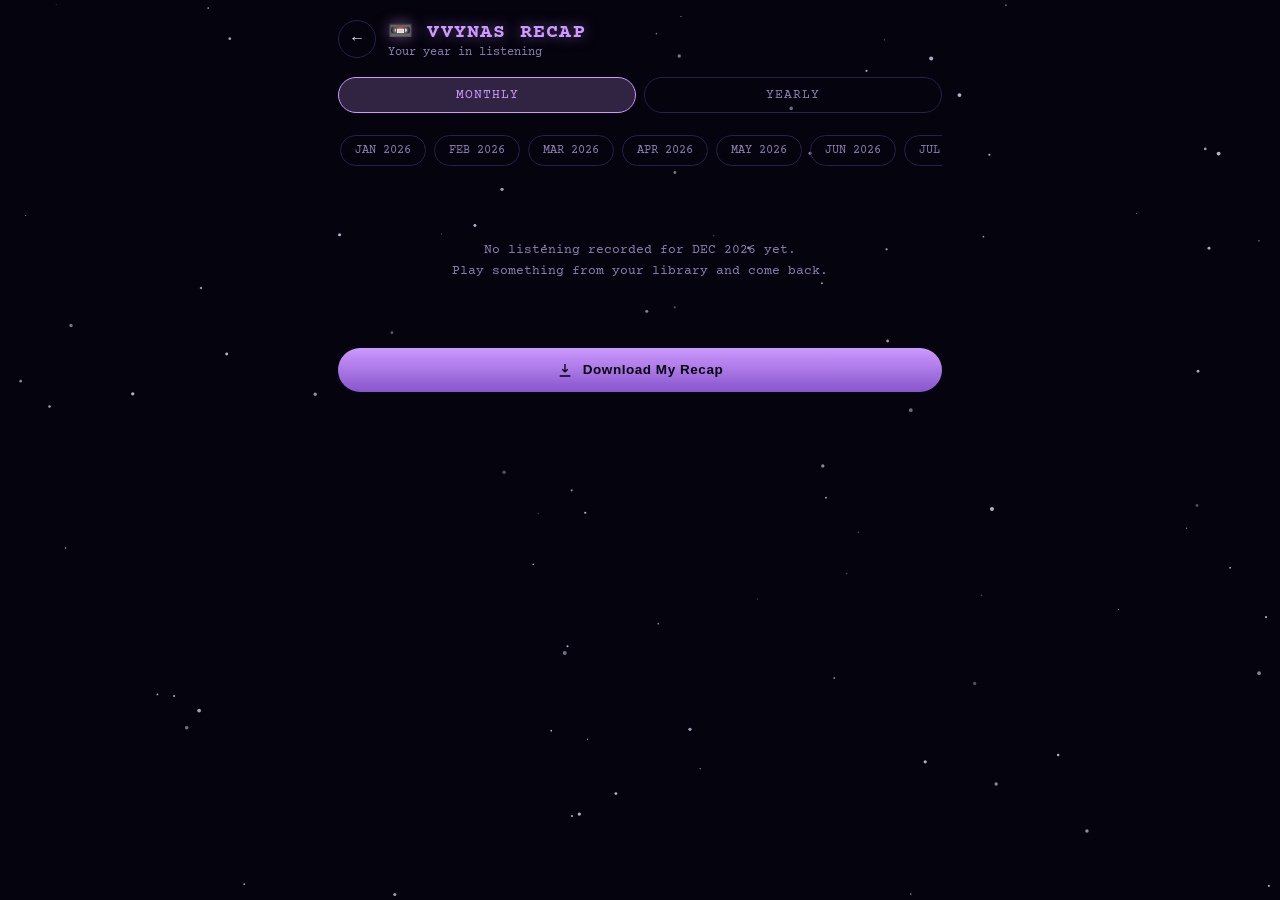
<file: recap.html>
<!DOCTYPE html>
<html lang="en">
<head>
<meta charset="UTF-8">
<meta name="viewport" content="width=device-width, initial-scale=1, viewport-fit=cover, maximum-scale=1">
<title>Recap — Vvynas Vane</title>
<meta name="theme-color" content="#05030D">
<link rel="manifest" href="manifest.json">

<!-- Favicon: vector first (crisp at every size, modern browsers), with
     raster fallbacks for browsers/contexts that don't support SVG icons. -->
<link rel="icon" href="favicon.svg" type="image/svg+xml">
<link rel="icon" href="icon-32.png" sizes="32x32" type="image/png">
<link rel="icon" href="icon-16.png" sizes="16x16" type="image/png">
<link rel="shortcut icon" href="favicon.ico">

<!-- iOS "Add to Home Screen" — Safari only ever reads apple-touch-icon,
     never the manifest, so this is required for the icon to appear there. -->
<link rel="apple-touch-icon" href="apple-touch-icon.png">
<link rel="apple-touch-icon" sizes="152x152" href="apple-touch-icon-152.png">
<link rel="apple-touch-icon" sizes="167x167" href="apple-touch-icon-167.png">
<link rel="apple-touch-icon" sizes="180x180" href="apple-touch-icon.png">
<meta name="apple-mobile-web-app-capable" content="yes">
<meta name="apple-mobile-web-app-status-bar-style" content="black-translucent">
<meta name="apple-mobile-web-app-title" content="Vvynas Vane">
<meta name="mobile-web-app-capable" content="yes">
<style>
  /* Recap keeps its own distinct dark-purple starry identity, ported
     straight from RecapActivity's own palette — separate from the
     Westeros gold theme used everywhere else in the app. */
  @import url('https://fonts.googleapis.com/css2?family=Courier+Prime:wght@400;700&display=swap');
  :root {
    --rp-bg0: #05030D; --rp-bg1: #0D0820; --rp-bg2: #150F35;
    --rp-purple: #CC99FF; --rp-purple-dim: rgba(204,153,255,.22);
    --rp-pink: #FF8FCB; --rp-text: #F0E6FF; --rp-muted: #8C7FB0; --rp-divider: #2A1F4A;
  }
  * { box-sizing: border-box; }
  html, body { height: 100%; margin: 0; }
  body { background: var(--rp-bg0); color: var(--rp-text); font-family: 'Courier Prime', 'Courier New', monospace; overflow-x: hidden; }
  canvas#starsCanvas { position: fixed; inset: 0; z-index: 0; }
  #wrap { position: relative; z-index: 1; min-height: 100%; padding: calc(18px + env(safe-area-inset-top, 0px)) 18px calc(40px + env(safe-area-inset-bottom, 0px)); max-width: 640px; margin: 0 auto; }
  .top-row { display: flex; align-items: center; gap: 12px; margin-bottom: 18px; }
  .back-btn { width: 38px; height: 38px; border-radius: 50%; border: 1px solid var(--rp-divider); display: flex; align-items: center; justify-content: center; color: var(--rp-text); text-decoration: none; flex: none; }
  h1 { font-size: 20px; letter-spacing: .06em; margin: 0; color: var(--rp-purple); text-shadow: 0 0 14px rgba(204,153,255,.5); }
  .subtitle { font-size: 12px; color: var(--rp-muted); margin-top: 2px; }

  .toggle-row { display: flex; gap: 8px; margin: 18px 0; }
  .toggle-btn { flex: 1; padding: 10px; text-align: center; border-radius: 999px; border: 1px solid var(--rp-divider); font-size: 12.5px; letter-spacing: .08em; cursor: pointer; color: var(--rp-muted); }
  .toggle-btn.active { background: var(--rp-purple-dim); border-color: var(--rp-purple); color: var(--rp-purple); }

  .month-scroller { display: flex; gap: 8px; overflow-x: auto; padding: 4px 2px 14px; }
  .month-chip { flex: none; padding: 8px 14px; border-radius: 999px; border: 1px solid var(--rp-divider); font-size: 11.5px; color: var(--rp-muted); cursor: pointer; white-space: nowrap; }
  .month-chip.active { background: var(--rp-purple-dim); border-color: var(--rp-purple); color: var(--rp-purple); }

  .card { background: rgba(21,15,53,.6); border: 1px solid var(--rp-divider); border-radius: 16px; padding: 18px; margin-bottom: 14px; backdrop-filter: blur(2px); }
  .card .card-label { font-size: 10.5px; letter-spacing: .14em; text-transform: uppercase; color: var(--rp-muted); margin-bottom: 6px; }
  .stat-row { display: flex; align-items: baseline; justify-content: space-between; padding: 9px 0; border-bottom: 1px solid rgba(255,255,255,.05); }
  .stat-row:last-child { border-bottom: none; }
  .stat-row .lbl { font-size: 12.5px; color: var(--rp-muted); }
  .stat-row .val { font-size: 15px; color: var(--rp-text); font-weight: 700; }
  .stat-row .val.hi { color: var(--rp-pink); }

  .top-song-card { display: flex; align-items: center; gap: 12px; }
  .top-song-card .art { width: 52px; height: 52px; border-radius: 10px; background: linear-gradient(145deg, var(--rp-bg2), var(--rp-bg1)); display: flex; align-items: center; justify-content: center; color: var(--rp-purple); flex: none; }
  .top-song-card .meta .t { font-size: 14px; font-weight: 700; }
  .top-song-card .meta .a { font-size: 11.5px; color: var(--rp-muted); margin-top: 2px; }
  .top-song-card .meta .n { font-size: 10.5px; color: var(--rp-pink); margin-top: 4px; }

  .bar-chart { display: flex; align-items: flex-end; gap: 6px; height: 140px; padding-top: 10px; }
  .bar-chart .bar-col { flex: 1; display: flex; flex-direction: column; align-items: center; justify-content: flex-end; height: 100%; gap: 6px; }
  .bar-chart .bar { width: 100%; border-radius: 4px 4px 0 0; background: linear-gradient(180deg, var(--rp-purple), var(--rp-pink)); min-height: 3px; }
  .bar-chart .bar-label { font-size: 9px; color: var(--rp-muted); }

  .motivation { text-align: center; font-size: 13.5px; color: var(--rp-purple); line-height: 1.6; padding: 20px 10px; font-style: italic; }
  .empty { text-align: center; padding: 60px 20px; color: var(--rp-muted); font-size: 13px; line-height: 1.6; }

  /* Loader 4 (jelly dot stream), recolored purple for the Recap identity */
  .loading-state { display: flex; flex-direction: column; align-items: center; gap: 18px; padding: 70px 20px; }
  .uib-dots-recap {
    --uib-size: 40px; --uib-color: var(--rp-purple); --uib-speed: 1.8s; --uib-dot-size: calc(var(--uib-size) * 0.23);
    position: relative; display: flex; align-items: center; justify-content: space-between;
    width: var(--uib-size); height: var(--uib-dot-size); filter: url('#uib-jelly-ooze-recap');
  }
  .uib-dots-recap .dot {
    position: absolute; top: calc(50% - var(--uib-dot-size) / 2); left: calc(0px - var(--uib-dot-size) / 2);
    display: block; height: var(--uib-dot-size); width: var(--uib-dot-size); border-radius: 50%;
    background-color: var(--uib-color); animation: uibStreamRecap var(--uib-speed) linear infinite both;
  }
  .uib-dots-recap .dot:nth-child(2) { animation-delay: calc(var(--uib-speed) * -0.2); }
  .uib-dots-recap .dot:nth-child(3) { animation-delay: calc(var(--uib-speed) * -0.4); }
  .uib-dots-recap .dot:nth-child(4) { animation-delay: calc(var(--uib-speed) * -0.6); }
  .uib-dots-recap .dot:nth-child(5) { animation-delay: calc(var(--uib-speed) * -0.8); }
  @keyframes uibStreamRecap {
    0%, 100% { transform: translateX(0) scale(0); }
    50% { transform: translateX(calc(var(--uib-size) * 0.5)) scale(1); }
    99.999% { transform: translateX(var(--uib-size)) scale(0); }
  }
  .loading-label { font-size: 12px; color: var(--rp-muted); letter-spacing: .04em; }

  .download-btn {
    display: flex; align-items: center; justify-content: center; gap: 10px; width: 100%;
    background: linear-gradient(180deg, var(--rp-purple), #8855CC); color: #05030D; font-weight: 700; font-size: 13.5px;
    padding: 14px; border-radius: 999px; border: none; cursor: pointer; margin-top: 6px; letter-spacing: .04em;
  }
  .download-btn svg { width: 16px; height: 16px; }
</style>
</head>
<body>
<canvas id="starsCanvas"></canvas>
<div id="wrap">
  <div class="top-row">
    <a class="back-btn" href="index.html">←</a>
    <div>
      <h1>📼 VVYNAS RECAP</h1>
      <div class="subtitle">Your year in listening</div>
    </div>
  </div>

  <div class="toggle-row">
    <div class="toggle-btn active" data-mode="monthly">MONTHLY</div>
    <div class="toggle-btn" data-mode="yearly">YEARLY</div>
  </div>

  <div id="monthScrollerWrap">
    <div class="month-scroller" id="monthScroller"></div>
  </div>

  <div id="recapContent">
    <div class="loading-state" id="recapLoading">
      <div class="uib-dots-recap" aria-hidden="true">
        <div class="dot"></div><div class="dot"></div><div class="dot"></div><div class="dot"></div><div class="dot"></div>
      </div>
      <div class="loading-label">Reading your listening history…</div>
    </div>
  </div>

  <button class="download-btn" id="downloadBtn">
    <svg viewBox="0 0 24 24" fill="none" stroke="currentColor" stroke-width="2"><path d="M12 3v12m0 0l-4-4m4 4l4-4M4 21h16"/></svg>
    Download My Recap
  </button>
</div>

<canvas id="posterCanvas" class="hidden" width="1080" height="1080" style="display:none;"></canvas>

<svg width="0" height="0" style="position:absolute;">
  <defs>
    <filter id="uib-jelly-ooze-recap">
      <feGaussianBlur in="SourceGraphic" stdDeviation="3" result="blur"/>
      <feColorMatrix in="blur" mode="matrix" values="1 0 0 0 0  0 1 0 0 0  0 0 1 0 0  0 0 0 18 -7" result="ooze"/>
      <feBlend in="SourceGraphic" in2="ooze"/>
    </filter>
  </defs>
</svg>

<script src="shared.js"></script>
<script src="recap.js"></script>
</body>
</html>
</file>
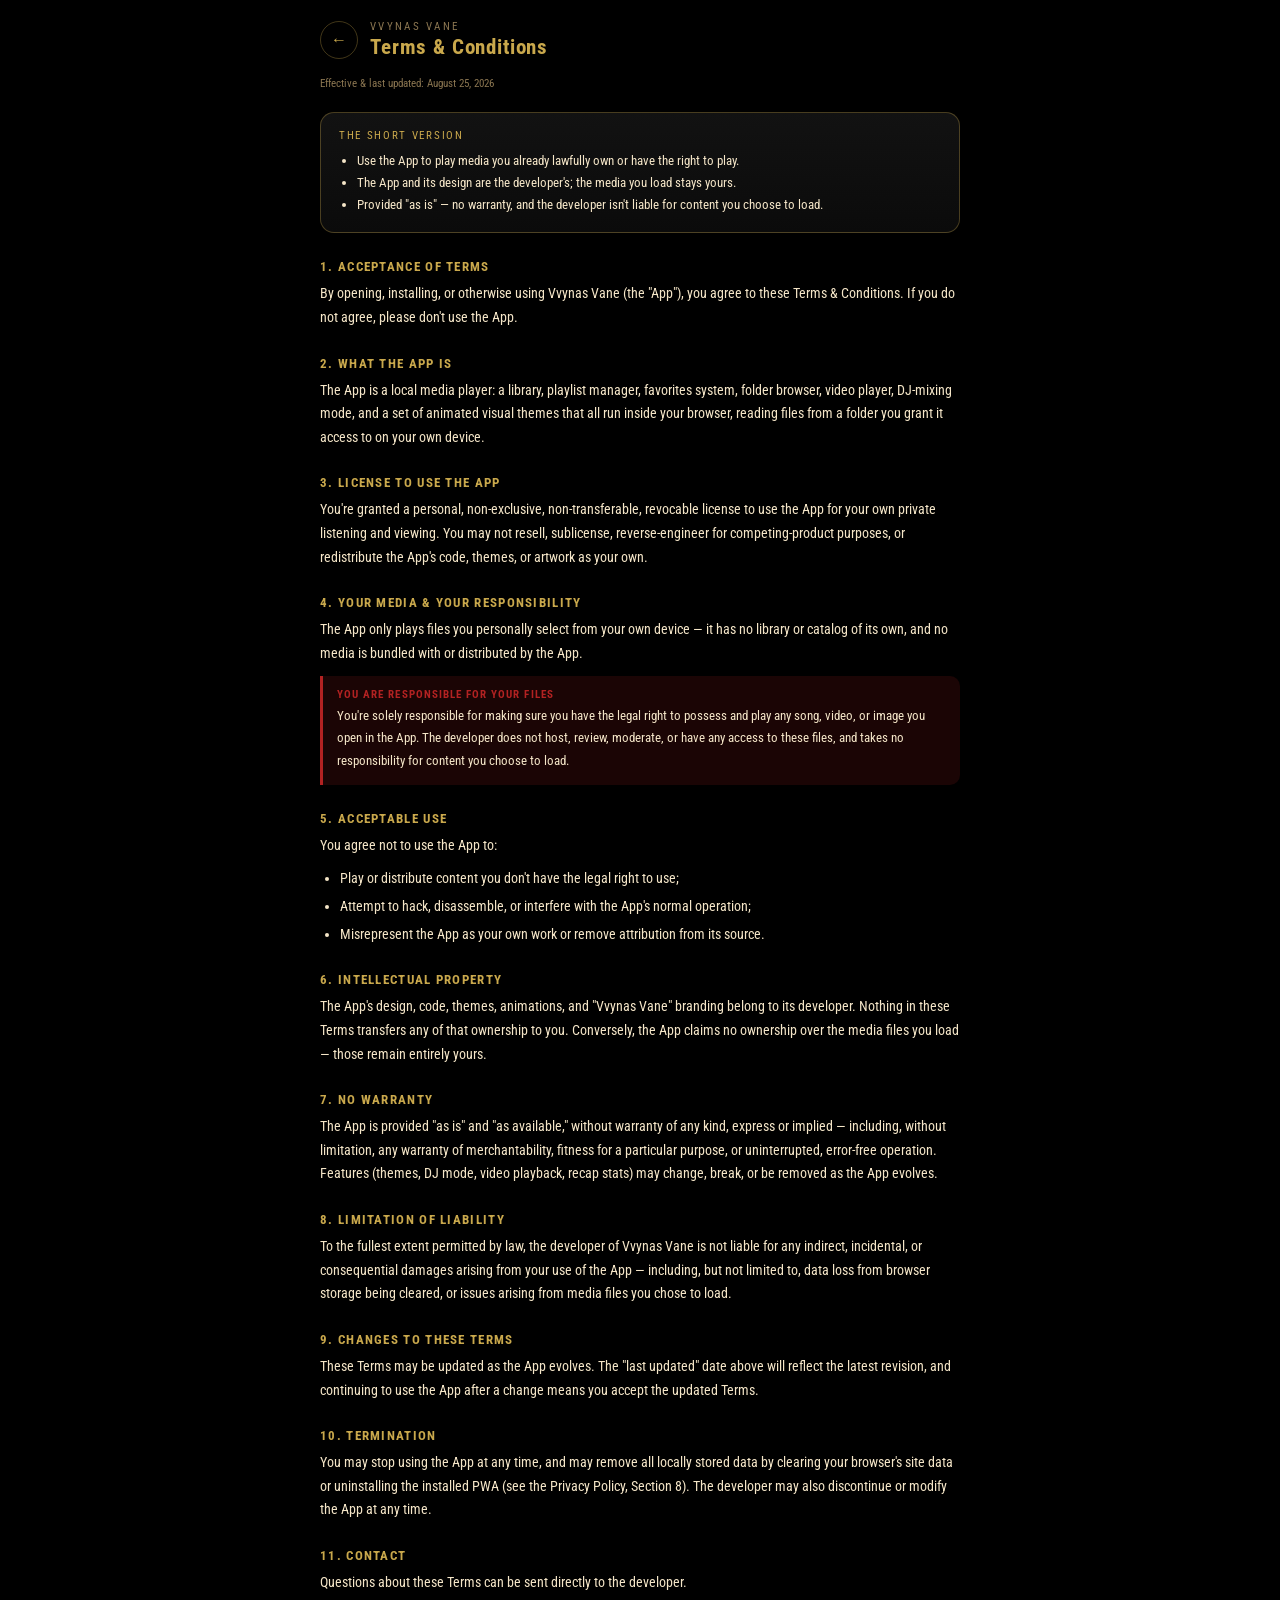
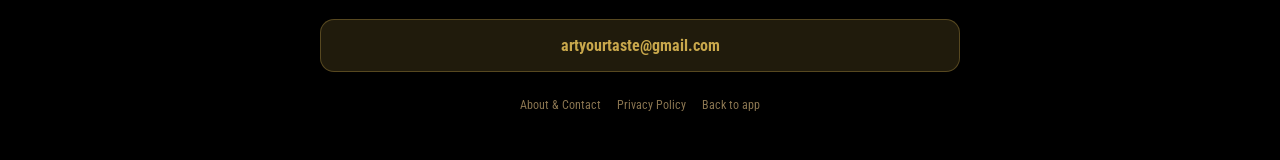
<file: terms.html>
<!DOCTYPE html>
<html lang="en">
<head>
<meta charset="UTF-8">
<meta name="viewport" content="width=device-width, initial-scale=1, viewport-fit=cover, maximum-scale=1">
<title>Terms &amp; Conditions — Vvynas Vane</title>
<meta name="theme-color" content="#000000">
<meta name="description" content="Terms and Conditions for using the Vvynas Vane music player.">
<link rel="manifest" href="manifest.json">

<!-- Favicon: vector first (crisp at every size, modern browsers), with
     raster fallbacks for browsers/contexts that don't support SVG icons. -->
<link rel="icon" href="favicon.svg" type="image/svg+xml">
<link rel="icon" href="icon-32.png" sizes="32x32" type="image/png">
<link rel="icon" href="icon-16.png" sizes="16x16" type="image/png">
<link rel="shortcut icon" href="favicon.ico">

<!-- iOS "Add to Home Screen" — Safari only ever reads apple-touch-icon,
     never the manifest, so this is required for the icon to appear there. -->
<link rel="apple-touch-icon" href="apple-touch-icon.png">
<link rel="apple-touch-icon" sizes="152x152" href="apple-touch-icon-152.png">
<link rel="apple-touch-icon" sizes="167x167" href="apple-touch-icon-167.png">
<link rel="apple-touch-icon" sizes="180x180" href="apple-touch-icon.png">
<meta name="apple-mobile-web-app-capable" content="yes">
<meta name="apple-mobile-web-app-status-bar-style" content="black-translucent">
<meta name="apple-mobile-web-app-title" content="Vvynas Vane">
<meta name="mobile-web-app-capable" content="yes">
<style>
  @import url('https://fonts.googleapis.com/css2?family=Roboto:wght@300;400;500;700;900&family=Roboto+Condensed:wght@400;700&display=swap');
  :root{
    --bg0:#000; --bg1:#0B0B0B; --bg2:#121212;
    --gold:#C9A84C; --gold-dim:rgba(201,168,76,.16); --gold-line:rgba(201,168,76,.32);
    --crimson:#B22222; --crimson-dim:rgba(178,34,34,.15);
    --text:#F5E6C8; --muted:#8A7550; --divider:#1C1C1C;
  }
  * { box-sizing:border-box; -webkit-tap-highlight-color:transparent; }
  html,body{ height:100%; margin:0; }
  body{ background:var(--bg0); color:var(--text); font-family:'Roboto Condensed','Roboto',ui-sans-serif,sans-serif; }
  #wrap{ max-width:680px; margin:0 auto; padding:calc(20px + env(safe-area-inset-top,0px)) 20px calc(48px + env(safe-area-inset-bottom,0px)); }

  .top-row{ display:flex; align-items:center; gap:12px; margin-bottom:18px; }
  .back-btn{ width:38px; height:38px; border-radius:50%; border:1px solid var(--gold-line); display:flex; align-items:center; justify-content:center; color:var(--gold); text-decoration:none; flex:none; font-size:16px; }
  .eyebrow{ font-size:10.5px; letter-spacing:.22em; text-transform:uppercase; color:var(--muted); }
  h1{ font-size:21px; letter-spacing:.04em; margin:2px 0 0; color:var(--gold); }
  .updated{ font-size:11px; color:var(--muted); margin:10px 0 22px; }

  .tldr{ background:linear-gradient(180deg, var(--bg2), var(--bg1)); border:1px solid var(--gold-line); border-radius:14px; padding:16px 18px; margin-bottom:20px; }
  .tldr .lbl{ font-size:10.5px; letter-spacing:.16em; text-transform:uppercase; color:var(--gold); margin-bottom:8px; }
  .tldr ul{ margin:0; padding-left:18px; }
  .tldr li{ font-size:13px; line-height:1.7; color:var(--text); }

  h2{ font-size:13px; letter-spacing:.1em; text-transform:uppercase; color:var(--gold); margin:26px 0 8px; }
  p{ font-size:13.5px; line-height:1.75; color:var(--text); margin:0 0 10px; }
  p .mute{ color:var(--muted); }
  ul.plain{ margin:0 0 10px; padding-left:20px; }
  ul.plain li{ font-size:13.5px; line-height:1.75; color:var(--text); margin-bottom:4px; }

  .callout{ border-left:3px solid var(--crimson); background:var(--crimson-dim); border-radius:0 10px 10px 0; padding:12px 14px; margin:10px 0 14px; }
  .callout p{ margin:0; font-size:13px; }
  .callout .lbl{ font-size:10.5px; letter-spacing:.1em; text-transform:uppercase; color:var(--crimson); margin-bottom:4px; font-weight:700; }

  .contact-box{ background:var(--gold-dim); border:1px solid var(--gold-line); border-radius:14px; padding:16px 18px; margin-top:24px; text-align:center; }
  .contact-box a{ color:var(--gold); font-weight:700; text-decoration:none; }

  .foot-links{ display:flex; flex-wrap:wrap; gap:8px 16px; justify-content:center; margin-top:26px; }
  .foot-links a{ font-size:11.5px; color:var(--muted); text-decoration:none; }
  .foot-links a:active{ color:var(--gold); }
</style>
</head>
<body>
<div id="wrap">

  <div class="top-row">
    <a class="back-btn" href="index.html" aria-label="Back">←</a>
    <div>
      <div class="eyebrow">Vvynas Vane</div>
      <h1>Terms &amp; Conditions</h1>
    </div>
  </div>
  <div class="updated">Effective &amp; last updated: August 25, 2026</div>

  <div class="tldr">
    <div class="lbl">The short version</div>
    <ul>
      <li>Use the App to play media you already lawfully own or have the right to play.</li>
      <li>The App and its design are the developer's; the media you load stays yours.</li>
      <li>Provided "as is" — no warranty, and the developer isn't liable for content you choose to load.</li>
    </ul>
  </div>

  <h2>1. Acceptance of terms</h2>
  <p>By opening, installing, or otherwise using Vvynas Vane (the "App"), you agree to these Terms &amp; Conditions. If you do not agree, please don't use the App.</p>

  <h2>2. What the App is</h2>
  <p>The App is a local media player: a library, playlist manager, favorites system, folder browser, video player, DJ-mixing mode, and a set of animated visual themes that all run inside your browser, reading files from a folder you grant it access to on your own device.</p>

  <h2>3. License to use the App</h2>
  <p>You're granted a personal, non-exclusive, non-transferable, revocable license to use the App for your own private listening and viewing. You may not resell, sublicense, reverse-engineer for competing-product purposes, or redistribute the App's code, themes, or artwork as your own.</p>

  <h2>4. Your media &amp; your responsibility</h2>
  <p>The App only plays files you personally select from your own device — it has no library or catalog of its own, and no media is bundled with or distributed by the App.</p>
  <div class="callout">
    <div class="lbl">You are responsible for your files</div>
    <p>You're solely responsible for making sure you have the legal right to possess and play any song, video, or image you open in the App. The developer does not host, review, moderate, or have any access to these files, and takes no responsibility for content you choose to load.</p>
  </div>

  <h2>5. Acceptable use</h2>
  <p>You agree not to use the App to:</p>
  <ul class="plain">
    <li>Play or distribute content you don't have the legal right to use;</li>
    <li>Attempt to hack, disassemble, or interfere with the App's normal operation;</li>
    <li>Misrepresent the App as your own work or remove attribution from its source.</li>
  </ul>

  <h2>6. Intellectual property</h2>
  <p>The App's design, code, themes, animations, and "Vvynas Vane" branding belong to its developer. Nothing in these Terms transfers any of that ownership to you. Conversely, the App claims no ownership over the media files you load — those remain entirely yours.</p>

  <h2>7. No warranty</h2>
  <p>The App is provided "as is" and "as available," without warranty of any kind, express or implied — including, without limitation, any warranty of merchantability, fitness for a particular purpose, or uninterrupted, error-free operation. Features (themes, DJ mode, video playback, recap stats) may change, break, or be removed as the App evolves.</p>

  <h2>8. Limitation of liability</h2>
  <p>To the fullest extent permitted by law, the developer of Vvynas Vane is not liable for any indirect, incidental, or consequential damages arising from your use of the App — including, but not limited to, data loss from browser storage being cleared, or issues arising from media files you chose to load.</p>

  <h2>9. Changes to these terms</h2>
  <p>These Terms may be updated as the App evolves. The "last updated" date above will reflect the latest revision, and continuing to use the App after a change means you accept the updated Terms.</p>

  <h2>10. Termination</h2>
  <p>You may stop using the App at any time, and may remove all locally stored data by clearing your browser's site data or uninstalling the installed PWA (see the Privacy Policy, Section 8). The developer may also discontinue or modify the App at any time.</p>

  <h2>11. Contact</h2>
  <p>Questions about these Terms can be sent directly to the developer.</p>
  <div class="contact-box">
    <a href="mailto:artyourtaste@gmail.com?subject=Vvynas%20Vane%20—%20Terms%20question">artyourtaste@gmail.com</a>
  </div>

  <div class="foot-links">
    <a href="about.html">About &amp; Contact</a>
    <a href="privacy.html">Privacy Policy</a>
    <a href="index.html">Back to app</a>
  </div>

</div>
<script src="shared.js"></script>
</body>
</html>
</file>
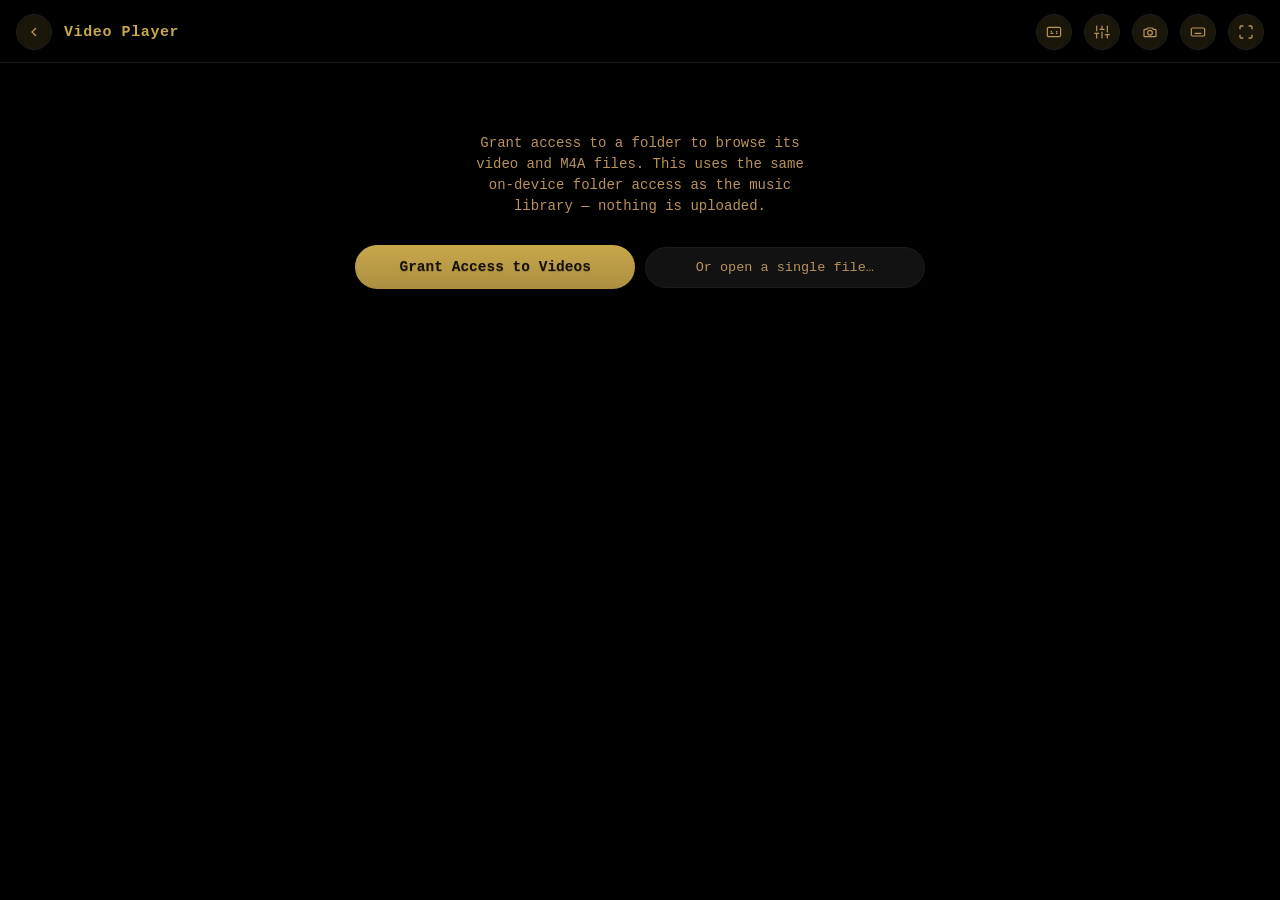
<file: video.html>
<!DOCTYPE html>
<html lang="en" data-theme="dark">
<head>
<meta charset="UTF-8">
<meta name="viewport" content="width=device-width, initial-scale=1, viewport-fit=cover, maximum-scale=1">
<title>Video Player — Vvynas Vane</title>
<meta name="theme-color" content="#000000">
<link rel="manifest" href="manifest.json">

<!-- Favicon: vector first (crisp at every size, modern browsers), with
     raster fallbacks for browsers/contexts that don't support SVG icons. -->
<link rel="icon" href="favicon.svg" type="image/svg+xml">
<link rel="icon" href="icon-32.png" sizes="32x32" type="image/png">
<link rel="icon" href="icon-16.png" sizes="16x16" type="image/png">
<link rel="shortcut icon" href="favicon.ico">

<!-- iOS "Add to Home Screen" — Safari only ever reads apple-touch-icon,
     never the manifest, so this is required for the icon to appear there. -->
<link rel="apple-touch-icon" href="apple-touch-icon.png">
<link rel="apple-touch-icon" sizes="152x152" href="apple-touch-icon-152.png">
<link rel="apple-touch-icon" sizes="167x167" href="apple-touch-icon-167.png">
<link rel="apple-touch-icon" sizes="180x180" href="apple-touch-icon.png">
<meta name="apple-mobile-web-app-capable" content="yes">
<meta name="apple-mobile-web-app-status-bar-style" content="black-translucent">
<meta name="apple-mobile-web-app-title" content="Vvynas Vane">
<meta name="mobile-web-app-capable" content="yes">
<link rel="stylesheet" href="style.css">
<style>
  /* Deliberately plain: no animated backdrop, no page-turn, no sparkle.
     Just a standard player, matching VideoPlayerActivity's own simplicity. */
  body { overflow-y: auto; overflow-x: hidden; background: var(--bg-primary); }
  .vp-topbar {
    display: flex; align-items: center; gap: 12px; padding: calc(14px + var(--safe-top)) 16px 12px;
    border-bottom: 1px solid var(--divider); position: sticky; top: 0; background: var(--bg-primary); z-index: 5;
  }
  .vp-topbar h1 { font-size: 15px; margin: 0; font-family: var(--font-display); color: var(--accent); letter-spacing: .04em; flex: 1; }
  .vp-stage { width: 100%; background: #000; display: flex; align-items: center; justify-content: center; }
  .vp-stage video { width: 100%; max-height: 62vh; display: block; background: #000; }
  .vp-empty-stage { width: 100%; aspect-ratio: 16/9; display: flex; align-items: center; justify-content: center; color: var(--text-muted); font-size: 13px; background: #050403; }
  .vp-meta { padding: 14px 18px 4px; }
  .vp-meta .title { font-size: 15px; font-weight: 600; color: var(--text-primary); white-space: nowrap; overflow: hidden; text-overflow: ellipsis; }
  .vp-meta .sub { font-size: 12px; color: var(--text-muted); margin-top: 2px; }
  .vp-controls { display: flex; align-items: center; justify-content: center; gap: 22px; padding: 14px 18px 6px; }
  .vp-controls button { width: 46px; height: 46px; display: flex; align-items: center; justify-content: center; border-radius: 50%; color: var(--text-primary); }
  .vp-controls button:hover { background: var(--ripple); }
  .vp-controls .vp-play { width: 58px; height: 58px; background: linear-gradient(180deg, var(--accent), var(--accent-dark)); color: #16110a; }
  .vp-controls svg { width: 22px; height: 22px; }
  .vp-controls .vp-play svg { width: 26px; height: 26px; }
  .vp-seek-row { display: flex; align-items: center; gap: 10px; padding: 4px 18px 16px; }
  .vp-seek-row input[type=range] { flex: 1; accent-color: var(--accent); }
  .vp-seek-row span { font-size: 11px; color: var(--text-muted); font-variant-numeric: tabular-nums; min-width: 36px; }
  .vp-section-label {
    font-family: var(--font-display); font-size: 11px; letter-spacing: .14em; text-transform: uppercase;
    color: var(--text-muted); margin: 18px 18px 8px; display: flex; align-items: center; gap: 8px;
  }
  .vp-section-label::after { content: ""; flex: 1; height: 1px; background: var(--divider); }
  .vp-search-wrap {
    display: flex; align-items: center; gap: 8px; margin: 4px 18px 0;
    background: var(--bg-card); border: 1px solid var(--divider); border-radius: 999px; padding: 9px 14px;
  }
  .vp-search-wrap svg { width: 15px; height: 15px; color: var(--text-muted); flex: none; }
  .vp-search-wrap input { border: none; background: none; outline: none; color: var(--text-primary); font-size: 13.5px; width: 100%; font-family: inherit; }
  .vp-search-wrap input::placeholder { color: var(--text-muted); }
  .vp-search-wrap .vp-clear { display: none; color: var(--text-muted); flex: none; padding: 2px; }
  .vp-search-wrap.has-text .vp-clear { display: flex; }
  .vp-no-results { padding: 30px 16px; text-align: center; color: var(--text-muted); font-size: 13px; }
  .vp-list { padding: 0 10px 40px; }
  .vp-row {
    display: flex; align-items: center; gap: 12px; padding: 10px 8px; border-radius: var(--radius-s); cursor: pointer;
  }
  .vp-row:hover, .vp-row.active { background: var(--ripple); }
  .vp-row.active { color: var(--accent); }
  .vp-row .thumb {
    width: 56px; height: 40px; border-radius: 6px; flex: none; background: linear-gradient(145deg, var(--bg-card2), var(--bg-secondary));
    display: flex; align-items: center; justify-content: center; color: var(--text-muted);
  }
  .vp-row .thumb svg { width: 18px; height: 18px; }
  .vp-row .name { font-size: 13.5px; white-space: nowrap; overflow: hidden; text-overflow: ellipsis; flex: 1; }
  .vp-row .kind { font-size: 10.5px; color: var(--text-muted); border: 1px solid var(--divider); border-radius: 999px; padding: 2px 8px; flex: none; }
  .vp-grant { padding: 60px 24px; text-align: center; }
  .vp-grant p { color: var(--text-secondary); font-size: 14px; max-width: 340px; margin: 10px auto 20px; line-height: 1.5; }

  /* Codec / playback warning banner — shown when a video track can't be
     decoded (classic "MKV plays audio only" symptom) so it's explained
     instead of leaving a confusing blank frame. */
  .vp-warning {
    display: flex; align-items: flex-start; gap: 10px; margin: 10px 18px 0; padding: 11px 13px;
    background: rgba(178,34,34,0.12); border: 1px solid rgba(178,34,34,0.4); border-radius: var(--radius-s);
    color: var(--text-primary); font-size: 12px; line-height: 1.5;
  }
  .vp-warning svg { width: 16px; height: 16px; flex: none; margin-top: 1px; color: var(--accent2); }
  .vp-warning strong { color: var(--accent2); }

  /* Subtitle (CC) picker */
  .cc-btn.active-cc { color: var(--accent); }
  .cc-modal { background: var(--bg-card); border: 1px solid var(--divider); border-radius: var(--radius-m); width: 100%; max-width: 360px; padding: 18px; }
  .cc-modal h3 { font-family: var(--font-display); font-size: 15px; color: var(--accent); margin: 0 0 12px; }
  .cc-row { display: flex; align-items: center; gap: 10px; padding: 10px 8px; border-radius: var(--radius-s); cursor: pointer; font-size: 13px; color: var(--text-secondary); }
  .cc-row:hover { background: var(--ripple); }
  .cc-row.active { color: var(--accent); background: var(--accent-dim); }
  .cc-row svg { width: 15px; height: 15px; flex: none; }
  .cc-row .src-tag { margin-left: auto; font-size: 10px; color: var(--text-muted); }

  /* Native <video> track cue styling, so subtitles read clearly over any footage */
  video::cue { background: rgba(0,0,0,.7); color: #fff; font-size: 1.05em; padding: 2px 6px; }
</style>
</head>
<body>

<header class="vp-topbar">
  <button class="icon-btn" id="backBtn"><svg viewBox="0 0 24 24" fill="none" stroke="currentColor" stroke-width="2"><path d="M15 18l-6-6 6-6"/></svg></button>
  <h1>Video Player</h1>
  <button class="icon-btn cc-btn" id="ccBtn" title="Subtitles (press V)"><svg viewBox="0 0 24 24" fill="none" stroke="currentColor" stroke-width="1.8"><rect x="2" y="5" width="20" height="14" rx="2"/><path d="M7 11.5h2M7 14h4M15 11.5h2M15 14h2"/></svg></button>
  <button class="icon-btn hidden" id="audBtn" title="Audio language"><svg viewBox="0 0 24 24" fill="none" stroke="currentColor" stroke-width="1.8"><path d="M11 5L6 9H2v6h4l5 4V5z"/><path d="M15.5 8.5a5 5 0 010 7"/></svg></button>
  <button class="icon-btn" id="eqBtn" title="Equalizer" aria-label="Equalizer"><svg viewBox="0 0 24 24" fill="none" stroke="currentColor" stroke-width="1.8" stroke-linecap="round"><path d="M4 21v-7M4 10V3M12 21v-9M12 8V3M20 21v-5M20 12V3M1 14h6M9 8h6M17 16h6"/></svg></button>
  <button class="icon-btn" id="snapBtn" title="Save snapshot (S)" aria-label="Save snapshot"><svg viewBox="0 0 24 24" fill="none" stroke="currentColor" stroke-width="1.8" stroke-linecap="round" stroke-linejoin="round"><path d="M4 8h3l1.5-2h7L17 8h3a1 1 0 011 1v9a1 1 0 01-1 1H4a1 1 0 01-1-1V9a1 1 0 011-1z"/><circle cx="12" cy="13" r="3.5"/></svg></button>
  <button class="icon-btn" id="kbBtn" title="Keyboard shortcuts" aria-label="Keyboard shortcuts"><svg viewBox="0 0 24 24" fill="none" stroke="currentColor" stroke-width="1.8"><rect x="2" y="6" width="20" height="12" rx="2"/><path d="M6 10h.01M10 10h.01M14 10h.01M18 10h.01M7 14h10"/></svg></button>
  <button class="icon-btn" id="fullscreenBtn" title="Fullscreen (F)"><svg viewBox="0 0 24 24" fill="none" stroke="currentColor" stroke-width="2"><path d="M8 3H5a2 2 0 00-2 2v3m18 0V5a2 2 0 00-2-2h-3m0 18h3a2 2 0 002-2v-3M3 16v3a2 2 0 002 2h3"/></svg></button>
</header>

<div id="grantSection" class="vp-grant">
  <p>Grant access to a folder to browse its video and M4A files. This uses the same on-device folder access as the music library — nothing is uploaded.</p>
  <button class="btn-primary" id="grantBtn" style="max-width:280px;margin:0 auto;">Grant Access to Videos</button>
  <button class="btn-secondary" id="openAnyBtnA" style="max-width:280px;margin:10px auto 0;">Or open a single file…</button>
  <input type="file" id="vpAnyFile" multiple hidden>
</div>

<div id="scanningSection" class="vp-grant hidden">
  <div class="uib-orbit" style="margin:0 auto 18px;" aria-hidden="true">
    <div class="uib-particle"></div><div class="uib-particle"></div><div class="uib-particle"></div><div class="uib-particle"></div>
    <div class="uib-particle"></div><div class="uib-particle"></div><div class="uib-particle"></div><div class="uib-particle"></div>
    <div class="uib-particle"></div><div class="uib-particle"></div><div class="uib-particle"></div><div class="uib-particle"></div><div class="uib-particle"></div>
  </div>
  <p id="scanningStatus" style="color:var(--accent);font-family:var(--font-display);">Searching your folder…</p>
</div>

<div id="playerSection" class="hidden">
  <div class="vp-stage" id="vpStage">
    <div class="vp-empty-stage" id="vpEmptyStage">Select a file below to play</div>
    <video id="vpVideo" class="hidden" playsinline controls-list="nodownload"></video>
    <div class="vp-osd" id="vpOsd" role="status" aria-live="polite"></div>
  </div>
  <div id="vpWarning" class="vp-warning hidden">
    <svg viewBox="0 0 24 24" fill="none" stroke="currentColor" stroke-width="2"><path d="M12 9v4m0 4h.01M10.29 3.86l-8.18 14.18A2 2 0 003.82 21h16.36a2 2 0 001.71-2.96L13.71 3.86a2 2 0 00-3.42 0z"/></svg>
    <span id="vpWarningText"></span>
  </div>
  <div class="vp-meta">
    <div class="title" id="vpTitle">Nothing playing</div>
    <div class="sub" id="vpSub">&nbsp;</div>
  </div>
  <div class="vp-controls">
    <button id="vpPrevBtn" title="Previous"><svg viewBox="0 0 24 24" fill="currentColor"><path d="M6 6h2v12H6zm3.5 6l10-6v12z"/></svg></button>
    <button class="vp-play" id="vpPlayBtn" title="Play/Pause"><svg viewBox="0 0 24 24" fill="currentColor" id="vpPlayIcon"><path d="M8 5v14l11-7z"/></svg></button>
    <button id="vpNextBtn" title="Next"><svg viewBox="0 0 24 24" fill="currentColor"><path d="M16 6h2v12h-2zM4.5 6l10 6-10 6z"/></svg></button>
  </div>
  <div class="vp-seek-row">
    <span id="vpCur">0:00</span>
    <input type="range" class="vp-seek" id="vpSeek" min="0" max="100" value="0" step="0.1" title="Playback position — the softer fill ahead of it shows how much has finished loading">
    <span id="vpTotal">0:00</span>
  </div>
  <div class="vp-volume-row" id="vpVolumeRow">
    <button class="vol-mute-btn" id="vpMuteBtn" title="Mute / Unmute (M)" aria-label="Mute / Unmute"><svg viewBox="0 0 24 24" id="vpVolIcon"><path d="M11 5L6 9H2v6h4l5 4V5z"/><path d="M15.5 8.5a5 5 0 010 7M19 5a10 10 0 010 14"/></svg></button>
    <input type="range" class="vol-slider" id="vpVolSlider" min="0" max="100" step="1" value="100" aria-label="Volume" title="Volume (Shift + ↑ / ↓)">
    <span class="vol-value" id="vpVolValue">100%</span>
  </div>

  <div class="vp-search-wrap" id="vpSearchWrap">
    <svg viewBox="0 0 24 24" fill="none" stroke="currentColor" stroke-width="2"><circle cx="11" cy="11" r="7"/><path d="M21 21l-4.3-4.3"/></svg>
    <input type="text" id="vpSearchInput" placeholder="Search video &amp; M4A files…">
    <button class="vp-clear" id="vpSearchClear" title="Clear search"><svg viewBox="0 0 24 24" width="15" height="15" fill="none" stroke="currentColor" stroke-width="2"><path d="M6 6l12 12M18 6L6 18"/></svg></button>
  </div>

  <div class="vp-tools"><button type="button" id="openAnyBtnB">＋ Open any file</button><button type="button" id="fmtBtn">Supported formats</button></div>
  <div class="vp-section-label" id="videoLabel">Video Files</div>
  <div class="vp-list" id="videoList"></div>
  <div class="vp-section-label" id="m4aLabel">M4A Files</div>
  <div class="vp-list" id="m4aList"></div>
</div>

<input type="file" id="vpFolderFallback" webkitdirectory multiple class="hidden">
<input type="file" id="vpSubtitleFile" accept=".srt,.vtt,.txt" class="hidden">

<!-- Subtitle (CC) picker -->
<div class="modal-overlay" id="ccModalOverlay">
  <div class="cc-modal">
    <h3>Subtitles</h3>
    <div id="ccList"></div>
    <div class="cc-row" id="ccLoadFileRow">
      <svg viewBox="0 0 24 24" fill="none" stroke="currentColor" stroke-width="1.8"><path d="M12 3v12m0 0l-4-4m4 4l4-4M4 21h16"/></svg>
      Load Subtitle File (.srt / .vtt)…
    </div>
    <div style="font-size:11px;color:var(--text-muted);margin-top:10px;text-align:center;">Tip: press <strong>V</strong> anytime to cycle subtitle languages.</div>
    <button class="btn-secondary" id="ccCloseBtn" style="margin-top:10px;">Close</button>
  </div>
</div>

<!-- Keyboard shortcuts notice -->
<div class="modal-overlay" id="kbModalOverlay">
  <div class="cc-modal" style="max-height:85vh;overflow-y:auto;">
    <h3>Keyboard Shortcuts</h3>
    <div class="shortcut-list" id="shortcutList"></div>
    <div class="shortcut-note" id="shortcutNote"></div>
    <button class="btn-secondary" id="kbCloseBtn" style="margin-top:12px;">Close</button>
  </div>
</div>

<!-- Audio language picker -->
<div class="modal-overlay" id="audModalOverlay">
  <div class="cc-modal">
    <h3>Audio Language</h3>
    <div id="audList"></div>
    <div style="font-size:11px;color:var(--text-muted);margin-top:10px;text-align:center;">English is preferred automatically when more than one audio track is found.</div>
    <button class="btn-secondary" id="audCloseBtn" style="margin-top:10px;">Close</button>
  </div>
</div>

<!-- Supported formats -->
<div class="modal-overlay" id="fmtModalOverlay">
  <div class="cc-modal" style="max-height:85vh;overflow-y:auto;max-width:560px;">
    <h3>Supported formats</h3>
    <div id="fmtBody"></div>
    <button class="btn-secondary" id="fmtCloseBtn" style="margin-top:12px;">Close</button>
  </div>
</div>

<div id="toast"></div>

<script src="shared.js"></script>
<script src="eq.js"></script>
<script src="vformats.js"></script>
<script src="vcompat.js"></script>
<script src="video.js"></script>
</body>
</html>
</file>
<file: style.css>
@import url('https://fonts.googleapis.com/css2?family=Roboto:wght@300;400;500;700;900&family=Roboto+Condensed:wght@400;700&family=Comic+Neue:wght@400;700&display=swap');

:root {
  /* The real app's default typeface is monospace everywhere — this is
     overridden live by the 8-way font picker (Settings → Fonts). */
  --font-user: 'Courier New', ui-monospace, 'JetBrains Mono', monospace;
  --font-user-weight: 400;
  --bg-primary: #000000;
  --bg-secondary: #050505;
  --bg-card: #0B0B0B;
  --bg-card2: #121212;

  --accent: #C9A84C;
  --accent-dim: rgba(201,168,76,0.33);
  --accent-dark: #8A6E2A;
  /* Shallower-darkened stop used behind text (see applyAccentColors in
     app.js) so the "Create" button etc. stay readable end to end. */
  --accent-text-dark: #AA8E40;
  --accent2: #B22222;
  --accent2-dim: rgba(178,34,34,0.33);
  --accent3: #8B9CA8;
  --accent3-dim: rgba(139,156,168,0.2);
  /* Text/icon color for anything painted solid-accent (the "Create"
     button, the play button, a selected row's checkmark...). JS
     (applyAccentColors) recomputes this every time the accent color
     changes — including for a custom RGB color from Settings — picking
     whichever of near-black/near-white actually contrasts with it, so a
     dark custom accent never buries the label it's sitting on. This
     default only matters for the instant before that JS first runs. */
  --accent-ink: #16110a;

  --text-primary: #F5E6C8;
  --text-secondary: #B8935A;
  --text-muted: #5C4A30;

  --divider: #1C1C1C;
  --ripple: rgba(201,168,76,0.13);
  --overlay: rgba(0,0,0,0.88);

  --radius-s: 8px;
  --radius-m: 14px;
  --radius-l: 22px;
  /* Every text role now follows the user's chosen font (Settings → Fonts),
     exactly like FontManager.applyToActivity walks the Android view tree. */
  --font-display: var(--font-user);
  --font-serif: var(--font-user);
  --font-ui: var(--font-user);

  --safe-top: env(safe-area-inset-top, 0px);
  --safe-bottom: env(safe-area-inset-bottom, 0px);
  --player-h: 76px;
  --nav-w: 240px;
}

[data-theme="light"] {
  --bg-primary: #FAF0DC;
  --bg-secondary: #F5E6C8;
  --bg-card: #EDD9A3;
  --bg-card2: #E5CC8A;
  --text-primary: #1A0E00;
  --text-secondary: #5C2800;
  --text-muted: #A07850;
  --divider: #D4B870;
  --overlay: rgba(250,240,220,0.85);
  --ripple: rgba(138,110,42,0.12);
}

* { box-sizing: border-box; -webkit-tap-highlight-color: transparent; }
html, body { height: 100%; }
body {
  margin: 0;
  background: var(--bg-primary);
  color: var(--text-primary);
  font-family: var(--font-ui);
  font-weight: var(--font-user-weight);
  overflow: hidden;
  transition: background .35s ease, color .35s ease;
}

/* ---------- Scan-line + vignette overlay (matches scan_lines_bg / bg_overlay) ---------- */
#scanOverlay {
  position: fixed; inset: 0; z-index: 2; pointer-events: none;
  background: repeating-linear-gradient(0deg, rgba(201,168,76,0.05) 0px, rgba(201,168,76,0.05) 1px, transparent 1px, transparent 3px);
  opacity: .3; mix-blend-mode: overlay;
}
#vignetteOverlay {
  position: fixed; inset: 0; z-index: 1; pointer-events: none;
  background: radial-gradient(ellipse at 50% 40%, transparent 40%, rgba(2,4,8,0.55) 100%);
}
#themeCanvas { position: fixed; inset: 0; z-index: 0; width: 100%; height: 100%; }
#pixieCanvas { position: fixed; inset: 0; z-index: 90; pointer-events: none; width: 100%; height: 100%; }

/* ---------- Book transition (storybook double-door open) ---------- */
#bookTransition {
  position: fixed; inset: 0; z-index: 70; display: none; perspective: 1400px;
  /* Purely decorative: without this the overlay swallowed EVERY tap on the
     whole screen for ~0.7s after each track started — including a tap on
     any song's ⋮ button. */
  pointer-events: none;
}
#bookTransition .leaf {
  position: absolute; top: 0; bottom: 0; width: 50%; background: linear-gradient(90deg, #3A230F, #6B4525, #3A230F);
  border: 3px solid #C9A84C; box-sizing: border-box; transform-style: preserve-3d;
}
#bookTransition .leaf.left { left: 0; transform-origin: left center; }
#bookTransition .leaf.right { right: 0; transform-origin: right center; }
#bookTransition .leaf::after {
  content: ""; position: absolute; top: 50%; width: 18px; height: 18px; border-radius: 50%; background: #C9A84C; transform: translateY(-50%);
}
#bookTransition .leaf.left::after { right: 0; transform: translate(50%, -50%); }
#bookTransition .leaf.right::after { left: 0; transform: translate(-50%, -50%); }
#bookTransition.book-playing .leaf.left { animation: bookOpenLeft .65s cubic-bezier(.2,.8,.2,1) forwards; }
#bookTransition.book-playing .leaf.right { animation: bookOpenRight .65s cubic-bezier(.2,.8,.2,1) forwards; }
@keyframes bookOpenLeft { from { transform: rotateY(0deg); } to { transform: rotateY(-100deg); } }
@keyframes bookOpenRight { from { transform: rotateY(0deg); } to { transform: rotateY(100deg); } }

/* ---------- Font picker (8-way, mirrors FontManager.FONT_NAMES) ---------- */
.font-grid { display: grid; grid-template-columns: 1fr 1fr; gap: 8px; }
.rage-bg-grid { display: grid; grid-template-columns: repeat(3, 1fr); gap: 8px; }
.rage-bg-option {
  display: flex; flex-direction: column; align-items: center; gap: 5px; padding: 8px 4px;
  border-radius: 10px; border: 1px solid var(--divider); cursor: pointer; text-align: center;
}
.rage-bg-option:hover { border-color: #FF5A1F; }
.rage-bg-option.active { border-color: #FF5A1F; background: rgba(255, 80, 0, .12); }
.rage-bg-option .swatch {
  width: 100%; aspect-ratio: 16/10; border-radius: 7px; background-size: cover; background-position: center;
  border: 1px solid rgba(255,255,255,.08);
}
.rage-bg-option .swatch.none-swatch {
  display: flex; align-items: center; justify-content: center; font-size: 16px;
  background: repeating-linear-gradient(45deg, rgba(255,255,255,.04) 0 6px, transparent 6px 12px);
}
.rage-bg-option .lbl { font-size: 9px; letter-spacing: .04em; color: var(--text-muted); line-height: 1.3; }
.rage-bg-option.active .lbl { color: #FF6A2B; }
.rage-bg-option.rage-bg-upload:hover { border-style: dashed; }
.rage-bg-remove {
  display: inline-block; margin-left: 3px; color: var(--text-muted); font-size: 10px;
  padding: 0 2px; border-radius: 3px;
}
.rage-bg-remove:hover { color: #FF3B1F; background: rgba(255,59,31,.12); }

.rage-drip-grid { display: flex; gap: 8px; }
.rage-drip-option {
  flex: 1; display: flex; flex-direction: column; align-items: center; gap: 4px; padding: 10px 4px;
  border-radius: 10px; border: 1px solid var(--divider); cursor: pointer; text-align: center;
}
.rage-drip-option:hover { border-color: #FF5A1F; }
.rage-drip-option.active { border-color: #FF5A1F; background: rgba(255, 80, 0, .12); }
.rage-drip-option .icon { font-size: 19px; line-height: 1; }
.rage-drip-option .lbl { font-size: 9px; letter-spacing: .04em; color: var(--text-muted); }
.rage-drip-option.active .lbl { color: #FF6A2B; }

.art-style-grid { display: grid; grid-template-columns: repeat(3, 1fr); gap: 8px; }
.art-style-option {
  border: 1px solid var(--divider); border-radius: var(--radius-s); padding: 8px; text-align: center; cursor: pointer; transition: all .15s;
  display: flex; flex-direction: column; align-items: center; gap: 6px;
}
.art-style-option:hover { border-color: var(--accent-dark); }
.art-style-option.active { border-color: var(--accent); background: var(--accent-dim); }
.art-style-option img { width: 44px; height: 44px; border-radius: 8px; display: block; }
.art-style-option .lbl { font-size: 9px; letter-spacing: .04em; color: var(--text-muted); line-height: 1.3; }
.art-style-option.active .lbl { color: var(--accent); }
.font-option {
  border: 1px solid var(--divider); border-radius: var(--radius-s); padding: 12px 10px; text-align: center; cursor: pointer; transition: all .15s;
}
.font-option:hover { border-color: var(--accent-dark); }
.font-option.active { border-color: var(--accent); background: var(--accent-dim); color: var(--accent); }
.font-option .sample { font-size: 15px; margin-bottom: 4px; }
.font-option .lbl { font-size: 9.5px; letter-spacing: .06em; color: var(--text-muted); }
.font-option.active .lbl { color: var(--accent); }

/* ---------- Theme picker (42-way grid, grouped like AnimatedThemeView) ---------- */
.theme-grid { display: grid; grid-template-columns: repeat(3, 1fr); gap: 8px; max-height: 50vh; overflow-y: auto; padding-right: 2px; }
.theme-option {
  border: 1px solid var(--divider); border-radius: var(--radius-s); padding: 10px 4px; text-align: center; cursor: pointer;
  font-size: 10.5px; color: var(--text-secondary); transition: all .15s;
}
.theme-option:hover { border-color: var(--accent-dark); color: var(--text-primary); }
.theme-option.active { border-color: var(--accent); background: var(--accent-dim); color: var(--accent); font-weight: 700; }
.theme-group-label { grid-column: 1 / -1; font-size: 10px; letter-spacing: .1em; text-transform: uppercase; color: var(--text-muted); margin-top: 6px; }
/* Custom video tile ("My Video" / "Upload Video") — spans the full grid
   width so it reads as its own row beneath the 42 canvas theme tiles. */
.theme-option.theme-video-option {
  grid-column: 1 / -1; display: flex; align-items: center; gap: 8px; padding: 8px 10px; font-weight: 500;
}
.theme-video-option .video-thumb {
  width: 34px; height: 24px; border-radius: 5px; background: var(--bg-card2); flex: none;
  display: flex; align-items: center; justify-content: center; font-size: 13px; overflow: hidden;
  border: 1px solid rgba(255,255,255,.08);
}
.theme-video-option video.video-thumb { object-fit: cover; }
.theme-video-option .lbl { flex: 1; text-align: left; }
.theme-video-option.theme-video-upload:hover { border-style: dashed; }

/* ---------- Now Playing Overlay Strength slider ---------- */
.overlay-strength-row { display: flex; align-items: center; gap: 10px; padding: 4px 2px 2px; }
.overlay-strength-icon { font-size: 13px; color: var(--text-muted); flex: none; }
.overlay-strength-row input[type="range"] {
  flex: 1; -webkit-appearance: none; appearance: none; height: 4px; border-radius: 4px;
  background: var(--divider); outline: none;
}
.overlay-strength-row input[type="range"]::-webkit-slider-thumb {
  -webkit-appearance: none; appearance: none; width: 16px; height: 16px; border-radius: 50%;
  background: var(--accent); cursor: pointer; box-shadow: 0 0 6px var(--accent-dim);
}
.overlay-strength-row input[type="range"]::-moz-range-thumb {
  width: 16px; height: 16px; border-radius: 50%; background: var(--accent); border: none; cursor: pointer;
}
.overlay-strength-value { font-size: 11.5px; color: var(--text-muted); width: 34px; text-align: right; flex: none; }
button { font-family: inherit; }
::selection { background: var(--accent-dim); }
a { color: inherit; }

button {
  border: none; background: none; color: inherit; cursor: pointer;
  -webkit-tap-highlight-color: transparent;
}
button:focus-visible, input:focus-visible, [tabindex]:focus-visible {
  outline: 2px solid var(--accent); outline-offset: 2px; border-radius: 4px;
}

/* ---------- Universal tap feedback — "literally clicking anything" gets
   a fast, DJ-crossfader-style thump so every interaction feels alive,
   not just the ones with their own dedicated animation below.
   Scoped to LEAF controls only (real buttons/icons) — NOT to container
   rows/cards like .song-row, .playlist-card, .folder-card. Those contain
   their own nested buttons, and :active bubbles to ancestors in CSS, so
   applying a transform to both at once shifts the nested button's live
   position during the press/release — on release the browser's hit-test
   can land back on the (now-shifted) row instead of the button, firing
   the row's "play this song" handler instead of the button's action.
   That was the cause of the ⋮ song-actions button sometimes playing the
   row's song instead of opening the sheet. ---------- */
button, .nav-item, .tabbar button,
.icon-btn, .row-check, .external-card-head .name, select {
  transition: transform .14s cubic-bezier(.3,1,.4,1), filter .14s ease;
}
button:active, .nav-item:active, .tabbar button:active,
.icon-btn:active, .row-check:active {
  transform: scale(.94); filter: brightness(1.12);
}

::-webkit-scrollbar { width: 8px; height: 8px; }
::-webkit-scrollbar-thumb { background: var(--divider); border-radius: 8px; }
::-webkit-scrollbar-track { background: transparent; }

.hidden { display: none !important; }

/* ---------- Theme background canvas (replaces old ember-only effect) ---------- */

/* ---------- App shell ---------- */
#app {
  position: relative; z-index: 3;
  height: 100%; display: flex; flex-direction: column;
}

.app-body {
  flex: 1; display: flex; min-height: 0;
}

/* ---------- Sidebar (tablet/laptop) ---------- */
.sidebar {
  width: var(--nav-w); flex: 0 0 auto;
  background: linear-gradient(180deg, var(--bg-secondary), var(--bg-primary));
  border-right: 1px solid var(--divider);
  display: flex; flex-direction: column;
  padding: 20px 14px calc(var(--player-h) + 20px);
  padding-top: calc(20px + var(--safe-top));
}
.brand {
  display: flex; align-items: center; gap: 10px; padding: 4px 8px 22px;
}
.brand .sigil { width: 34px; height: 34px; flex: none; }
.brand-text { display: flex; flex-direction: column; line-height: 1.15; }
.brand-text .name { font-family: var(--font-display); font-size: 15px; letter-spacing: .04em; color: var(--accent); }
.brand-text .tag { font-size: 10px; color: var(--text-muted); letter-spacing: .12em; text-transform: uppercase; }
#globeTitleCanvas { width: 100%; height: 46px; display: block; }
.ravens-line { font-size: 10px; color: var(--text-muted); letter-spacing: .12em; margin-top: 2px; }

.nav-list { list-style: none; margin: 0; padding: 0; display: flex; flex-direction: column; gap: 2px; }
.nav-item {
  display: flex; align-items: center; gap: 12px; padding: 11px 12px;
  border-radius: var(--radius-s); color: var(--text-secondary);
  font-size: 14px; font-weight: 500; cursor: pointer; transition: background .2s, color .2s;
  width: 100%; text-align: left;
}
.nav-item svg { width: 18px; height: 18px; flex: none; opacity: .85; }
.nav-item:hover { background: var(--ripple); color: var(--text-primary); }
.nav-item.active { background: var(--accent-dim); color: var(--accent); }
.nav-item .count { margin-left: auto; font-size: 11px; color: var(--text-muted); }

.sidebar-foot { margin-top: auto; display: flex; flex-direction: column; gap: 8px; }
.storage-pill {
  display: flex; align-items: center; gap: 8px; padding: 10px 12px;
  border: 1px solid var(--divider); border-radius: var(--radius-s);
  font-size: 11.5px; color: var(--text-muted);
}
.storage-pill .dot { width: 7px; height: 7px; border-radius: 50%; background: var(--accent); flex: none; box-shadow: 0 0 6px var(--accent); }
.storage-pill .dot.busy { animation: dotPulse 1s ease-in-out infinite; }
@keyframes dotPulse { 0%, 100% { opacity: 1; transform: scale(1); } 50% { opacity: .35; transform: scale(1.6); } }
.sidebar-btn {
  display: flex; align-items: center; gap: 10px; padding: 10px 12px;
  border-radius: var(--radius-s); border: 1px solid var(--divider); background: var(--ripple);
  font-size: 13px; color: var(--text-secondary); transition: all .2s;
}
.sidebar-btn:hover { border-color: var(--accent-dark); color: var(--accent); background: var(--accent-dim); }
.sidebar-btn svg { width: 15px; height: 15px; }
.sidebar-backdrop { display: none; }

/* ---------- Main column ---------- */
.main {
  flex: 1; min-width: 0; display: flex; flex-direction: column; overflow: hidden;
}
.topbar {
  display: flex; align-items: center; gap: 14px;
  padding: calc(16px + var(--safe-top)) 22px 14px;
  border-bottom: 1px solid var(--divider);
  flex-wrap: wrap;
}
.topbar h1 {
  font-family: var(--font-display); font-size: 20px; font-weight: 600;
  margin: 0; color: var(--text-primary); letter-spacing: .02em; white-space: nowrap;
}
.search-wrap {
  flex: 1 1 220px; display: flex; align-items: center; gap: 8px;
  background: var(--bg-card); border: 1px solid var(--divider);
  border-radius: 999px; padding: 9px 14px; min-width: 140px;
}
.search-wrap svg { width: 15px; height: 15px; color: var(--text-muted); flex: none; }
.search-wrap input {
  border: none; background: none; outline: none; color: var(--text-primary);
  font-size: 13.5px; width: 100%; font-family: var(--font-ui);
}
.search-wrap input::placeholder { color: var(--text-muted); }

.icon-btn {
  width: 36px; height: 36px; border-radius: 999px; display: flex; align-items: center; justify-content: center;
  border: 1px solid var(--divider); background: var(--ripple); color: var(--text-secondary); transition: all .2s; flex: none;
}
.icon-btn:hover { color: var(--accent); border-color: var(--accent-dark); background: var(--accent-dim); }
.mobile-menu-btn, .sidebar-close-btn { display: none; }
.icon-btn svg { width: 16px; height: 16px; }

.sort-select {
  background: var(--bg-card); border: 1px solid var(--divider); color: var(--text-secondary);
  border-radius: 999px; padding: 9px 30px 9px 14px; font-size: 12.5px; appearance: none;
  background-image: url("data:image/svg+xml,%3Csvg xmlns='http://www.w3.org/2000/svg' width='10' height='6'%3E%3Cpath d='M1 1l4 4 4-4' stroke='%23B8935A' stroke-width='1.4' fill='none'/%3E%3C/svg%3E");
  background-repeat: no-repeat; background-position: right 12px center; cursor: pointer;
}

.content-scroll {
  flex: 1; overflow-y: auto; padding: 4px 22px calc(var(--player-h) + 24px);
  background: rgba(0, 0, 0, var(--songlist-overlay-a, 0.37));
  /* The mini-player floats over the bottom of this scroller. Without
     scroll-padding, tabbing to (or programmatically scrolling to) a song's
     ⋮ button near the bottom parks it UNDER the mini-player where it can't
     be clicked. */
  scroll-padding-bottom: calc(var(--player-h) + 16px);
  scroll-padding-top: 8px;
}

/* ---------------------------------------------------------------------
   DJ-set view transitions — every navigateTo() call (nav items, tabbar,
   playlist/folder cards, back buttons — see pickViewTransition/
   playViewTransition in app.js) plays one of three mixer moves instead
   of a hard cut, borrowed straight from the DJ playbook:
     • dj-swap     — lateral moves between top-level tabs (Library ↔
                     Playlists ↔ Folders ↔ Favorites ↔ Recent ↔
                     External) → a quick EQ-kill crossfade: brightness/
                     saturation punch settling to normal, like the bass
                     swap landing on the downbeat.
     • dj-drop     — going deeper (into a folder or a playlist) → a
                     filter-sweep build (blur + desaturate) releasing
                     into a hard, full-color drop.
     • dj-spinback — coming back out → a vinyl brake: a quick reverse
                     rotation that decelerates back to rest.
   All three are neutralized by the prefers-reduced-motion rule above.
   --------------------------------------------------------------------- */
@keyframes djBassSwap {
  0%   { opacity: 0; filter: brightness(1.55) saturate(1.5); transform: scale(.985); }
  55%  { opacity: 1; filter: brightness(1.12) saturate(1.15); transform: scale(1.006); }
  100% { opacity: 1; filter: brightness(1) saturate(1); transform: scale(1); }
}
.content-scroll.dj-swap { animation: djBassSwap .3s cubic-bezier(.2,.8,.3,1) both; }

@keyframes djFilterDrop {
  0%   { opacity: 0; filter: blur(7px) grayscale(1) brightness(.78); transform: scale(1.035); }
  60%  { opacity: 1; filter: blur(2px) grayscale(.25) brightness(1.08); transform: scale(1.012); }
  100% { opacity: 1; filter: blur(0) grayscale(0) brightness(1); transform: scale(1); }
}
.content-scroll.dj-drop { animation: djFilterDrop .38s cubic-bezier(.16,.9,.25,1) both; }

@keyframes djSpinback {
  0%   { opacity: 0; transform: rotate(-5deg) scale(.975); filter: brightness(.78); }
  50%  { opacity: 1; transform: rotate(1.5deg) scale(1.008); filter: brightness(1.1); }
  100% { opacity: 1; transform: rotate(0deg) scale(1); filter: brightness(1); }
}
.content-scroll.dj-spinback { animation: djSpinback .34s cubic-bezier(.22,1.05,.36,1) both; transform-origin: 50% 0%; }

/* ---------- Connecting / scanning overlay (hourglass + status) ---------- */
.connecting-card {
  display: flex; flex-direction: column; align-items: center; gap: 4px; max-width: 340px; text-align: center;
}
.connecting-status {
  font-family: var(--font-display); font-size: 15px; color: var(--accent); margin-top: 20px; letter-spacing: .02em;
  min-height: 20px; transition: opacity .25s;
}
.connecting-sub { font-size: 12px; color: var(--text-muted); margin-top: 6px; }
.connecting-track {
  width: 220px; height: 3px; border-radius: 3px; background: var(--divider); margin-top: 22px; overflow: hidden;
}
.connecting-track-fill {
  height: 100%; width: 30%; border-radius: 3px;
  background: linear-gradient(90deg, transparent, var(--accent), transparent);
  animation: trackSweep 1.4s ease-in-out infinite;
}
@keyframes trackSweep {
  0% { transform: translateX(-110%); }
  100% { transform: translateX(430%); }
}

/* ---------- Loader 1: orbiting particles (small inline spinner) ---------- */
.uib-orbit {
  --uib-size: 22px; --uib-color: var(--accent); --uib-speed: 1.75s;
  position: relative; height: var(--uib-size); width: var(--uib-size); flex: none;
  animation: uibRotate calc(var(--uib-speed) * 4) linear infinite;
}
@keyframes uibRotate { 100% { transform: rotate(360deg); } }
.uib-orbit .uib-particle { position: absolute; inset: 0; }
.uib-orbit .uib-particle::before {
  content: ""; position: absolute; height: 17.5%; width: 17.5%; border-radius: 50%;
  background-color: var(--uib-color); animation: uibOrbit var(--uib-speed) linear var(--uib-d, 0s) infinite;
}
.uib-orbit .uib-particle:nth-child(1)  { transform: rotate(8deg);   --uib-d: 0s; }
.uib-orbit .uib-particle:nth-child(2)  { transform: rotate(36deg);  --uib-d: -0.4s; }
.uib-orbit .uib-particle:nth-child(3)  { transform: rotate(72deg);  --uib-d: -0.9s; }
.uib-orbit .uib-particle:nth-child(4)  { transform: rotate(90deg);  --uib-d: -0.5s; }
.uib-orbit .uib-particle:nth-child(5)  { transform: rotate(144deg); --uib-d: -0.3s; }
.uib-orbit .uib-particle:nth-child(6)  { transform: rotate(180deg); --uib-d: -0.2s; }
.uib-orbit .uib-particle:nth-child(7)  { transform: rotate(216deg); --uib-d: -0.6s; }
.uib-orbit .uib-particle:nth-child(8)  { transform: rotate(252deg); --uib-d: -0.7s; }
.uib-orbit .uib-particle:nth-child(9)  { transform: rotate(300deg); --uib-d: -0.1s; }
.uib-orbit .uib-particle:nth-child(10) { transform: rotate(324deg); --uib-d: -0.8s; }
.uib-orbit .uib-particle:nth-child(11) { transform: rotate(335deg); --uib-d: -1.2s; }
.uib-orbit .uib-particle:nth-child(12) { transform: rotate(290deg); --uib-d: -0.5s; }
.uib-orbit .uib-particle:nth-child(13) { transform: rotate(240deg); --uib-d: -0.2s; }
@keyframes uibOrbit {
  0%   { transform: translate(calc(var(--uib-size) * 0.5)) scale(0.737); opacity: .65; }
  25%  { transform: translate(0%) scale(0.474); opacity: .3; }
  50%  { transform: translate(calc(var(--uib-size) * -0.5)) scale(0.737); opacity: .65; }
  75%  { transform: translate(0%) scale(1); opacity: 1; }
  100% { transform: translate(calc(var(--uib-size) * 0.5)) scale(0.737); opacity: .65; }
}

/* ---------- Loader 2: hourglass (grant-access / scanning centerpiece) ---------- */
.uib-hourglass {
  --uib-size: 46px; --uib-color: var(--accent); --uib-speed: 1.75s; --uib-bg-opacity: .18;
  position: relative; display: flex; flex-direction: column;
  height: var(--uib-size); width: var(--uib-size);
  transform: rotate(45deg); animation: uibHgRotate calc(var(--uib-speed) * 2) ease-in-out infinite;
  filter: drop-shadow(0 0 10px var(--accent-dim));
}
.uib-hourglass .half {
  --uib-half-size: calc(var(--uib-size) * 0.435);
  position: absolute; display: flex; align-items: center; justify-content: center;
  width: var(--uib-half-size); height: var(--uib-half-size); overflow: hidden; isolation: isolate;
}
.uib-hourglass .half:first-child { top: 8.25%; left: 8.25%; border-radius: 50% 50% calc(var(--uib-size) / 15); }
.uib-hourglass .half:last-child {
  bottom: 8.25%; right: 8.25%; transform: rotate(180deg); align-self: flex-end;
  border-radius: 50% 50% calc(var(--uib-size) / 15);
}
.uib-hourglass .half:last-child::after { animation-delay: calc(var(--uib-speed) * -1); }
.uib-hourglass .half::before {
  content: ""; height: 100%; width: 100%; position: absolute; top: 0; left: 0;
  background-color: var(--uib-color); opacity: var(--uib-bg-opacity);
}
.uib-hourglass .half::after {
  content: ""; position: relative; z-index: 1; display: block; background-color: var(--uib-color);
  height: 100%; width: 100%; transform-origin: bottom right;
  transform: rotate(45deg) translate(-3%, 50%) scaleX(1.2);
  border-radius: 0 0 calc(var(--uib-size) / 20) 0;
  animation: uibHgFlow calc(var(--uib-speed) * 2) linear infinite both;
}
@keyframes uibHgFlow {
  0% { transform: rotate(45deg) translate(-3%, 50%) scaleX(1.2); }
  30% { transform: rotate(45deg) translate(115%, 50%) scaleX(1.2); }
  30.001%, 50% { transform: rotate(0deg) translate(-85%, -85%) scaleX(1); }
  80%, 100% { transform: rotate(0deg) translate(0%, 0%) scaleX(1); }
}
@keyframes uibHgRotate {
  0%, 30% { transform: rotate(45deg); }
  50%, 80% { transform: rotate(225deg); }
  100% { transform: rotate(405deg); }
}

/* ---------- Loader 3: traveling track (small progress motif) ---------- */
.uib-track-loader { --uib-color: var(--accent); height: 20px; width: 32px; flex: none; overflow: visible; }
.uib-track-loader .car {
  stroke: var(--uib-color); stroke-dasharray: 100; stroke-linecap: round; stroke-linejoin: round;
  fill: none; stroke-width: 4;
  animation: uibTravel 1.75s ease-in-out infinite, uibFade 1.75s ease-out infinite;
}
.uib-track-loader .track { stroke: var(--uib-color); stroke-width: 4; stroke-linecap: round; stroke-linejoin: round; fill: none; opacity: .15; }
@keyframes uibTravel { 0% { stroke-dashoffset: 100; } 75% { stroke-dashoffset: 0; } }
@keyframes uibFade { 0% { opacity: 0; } 20%, 55% { opacity: 1; } 100% { opacity: 0; } }

/* ---------- Loader 4: jelly dot stream (compact inline spinner) ---------- */
.uib-dots {
  --uib-size: 34px; --uib-color: var(--accent); --uib-speed: 1.8s; --uib-dot-size: calc(var(--uib-size) * 0.23);
  position: relative; display: flex; align-items: center; justify-content: space-between;
  width: var(--uib-size); height: var(--uib-dot-size); filter: url('#uib-jelly-ooze'); flex: none;
}
.uib-dots .uib-dot {
  position: absolute; top: calc(50% - var(--uib-dot-size) / 2); left: calc(0px - var(--uib-dot-size) / 2);
  display: block; height: var(--uib-dot-size); width: var(--uib-dot-size); border-radius: 50%;
  background-color: var(--uib-color); animation: uibStream var(--uib-speed) linear infinite both;
}
.uib-dots .uib-dot:nth-child(2) { animation-delay: calc(var(--uib-speed) * -0.2); }
.uib-dots .uib-dot:nth-child(3) { animation-delay: calc(var(--uib-speed) * -0.4); }
.uib-dots .uib-dot:nth-child(4) { animation-delay: calc(var(--uib-speed) * -0.6); }
.uib-dots .uib-dot:nth-child(5) { animation-delay: calc(var(--uib-speed) * -0.8); }
@keyframes uibStream {
  0%, 100% { transform: translateX(0) scale(0); }
  50% { transform: translateX(calc(var(--uib-size) * 0.5)) scale(1); }
  99.999% { transform: translateX(var(--uib-size)) scale(0); }
}

/* Small inline loader used inline with buttons/pills */
.inline-loader { display: inline-flex; align-items: center; gap: 8px; }
.onboarding {
  position: fixed; inset: 0; z-index: 50; display: flex; align-items: center; justify-content: center;
  background: radial-gradient(ellipse at 50% 20%, var(--bg-card) 0%, var(--bg-primary) 65%);
  padding: 24px; text-align: center;
}
.onboarding-card { max-width: 420px; }
.onboarding .sigil-lg { width: 84px; height: 84px; margin: 0 auto 22px; animation: sigilFloat 5s ease-in-out infinite; }
@keyframes sigilFloat { 0%,100% { transform: translateY(0);} 50% { transform: translateY(-8px);} }
.onboarding h1 { font-family: var(--font-display); font-size: 26px; color: var(--accent); margin: 0 0 10px; letter-spacing: .03em; }
.onboarding p { font-family: var(--font-serif); font-size: 17px; color: var(--text-secondary); line-height: 1.55; margin: 0 0 26px; }
.onboarding .fine { font-family: var(--font-ui); font-size: 12px; color: var(--text-muted); margin-top: 16px; line-height: 1.6; }
.btn-primary {
  display: inline-flex; align-items: center; gap: 10px; justify-content: center;
  background: linear-gradient(180deg, var(--accent), var(--accent-text-dark, var(--accent-dark)));
  color: var(--accent-ink, #16110a); font-weight: 600; font-size: 14.5px; padding: 14px 28px;
  border-radius: 999px; width: 100%; box-shadow: 0 6px 20px rgba(0,0,0,.35); transition: transform .15s, box-shadow .15s;
  /* Small safety margin on top of the contrast-checked ink color, for
     edge-case custom accent colors (e.g. mid-tone greys) where neither
     pure black nor pure white ink alone reaches full AA contrast. */
  text-shadow: 0 1px 1px rgba(0,0,0,.18);
}
.btn-primary:hover { transform: translateY(-1px); box-shadow: 0 8px 24px rgba(0,0,0,.4); }
.btn-primary svg { width: 17px; height: 17px; }
.btn-secondary {
  display: inline-flex; align-items: center; gap: 8px; justify-content: center;
  background: var(--bg-card2); border: 1px solid var(--divider); color: var(--text-secondary);
  font-size: 13.5px; padding: 12px 22px; border-radius: 999px; width: 100%; margin-top: 12px; transition: all .2s;
}
.btn-secondary:hover { border-color: var(--accent-dark); color: var(--accent); background: var(--accent-dim); }
.btn-primary:hover { border-color: var(--accent-dark); color: var(--accent); background: var(--accent-dim); }

/* ---------- Song rows / grid ---------- */
.section-label {
  font-family: var(--font-display); font-size: 12px; letter-spacing: .14em; text-transform: uppercase;
  color: var(--text-muted); margin: 22px 0 10px; display: flex; align-items: center; gap: 8px;
}
.section-label::after { content: ""; flex: 1; height: 1px; background: var(--divider); }

.song-row {
  display: flex; align-items: center; gap: 13px; padding: 9px 8px;
  border-radius: var(--radius-s); cursor: pointer; transition: background .15s;
}
.song-row:hover, .song-row:focus-visible { background: var(--ripple); }
.song-row.playing { background: var(--accent-dim); }
.song-row .art { width: 46px; height: 46px; border-radius: 8px; flex: none; overflow: hidden; }
.song-row .meta { min-width: 0; flex: 1; display: flex; flex-direction: column; gap: 2px; }
.song-row .title { font-size: 14px; font-weight: 500; white-space: nowrap; overflow: hidden; text-overflow: ellipsis; }
.song-row.playing .title { color: var(--accent); }
.song-row .sub { font-size: 12px; color: var(--text-muted); white-space: nowrap; overflow: hidden; text-overflow: ellipsis; }
.song-row .dur { font-size: 12px; color: var(--text-muted); flex: none; font-variant-numeric: tabular-nums; }
.song-row .row-actions { display: flex; align-items: center; flex: none; }
/* Single kebab per row, sized to the actual ~44px recommended minimum
   touch target (Apple HIG / Material) instead of three ~29px icons
   competing with the row's own full-width play target — see the comment
   on the SONG ACTIONS SHEET in index.html for why this replaced the old
   fav/queue/more icon row. */
.song-row .row-menu-btn {
  position: relative;
  width: 40px; height: 40px; display: flex; align-items: center; justify-content: center;
  border-radius: 50%; color: var(--text-secondary);
  background: var(--ripple); border: 1px solid var(--divider);
}
.song-row .row-menu-btn svg { width: 18px; height: 18px; }
.song-row .row-menu-btn:hover, .song-row .row-menu-btn:active { color: var(--accent); background: var(--accent-dim); border-color: var(--accent-dark); }
.song-row .row-menu-btn .fav-dot {
  position: absolute; top: -1px; right: -1px; width: 9px; height: 9px; border-radius: 50%;
  background: var(--accent2); border: 1.5px solid var(--bg, #14110c);
}
@media (max-width: 380px) {
  .song-row .row-menu-btn { width: 36px; height: 36px; }
}

/* ---------- Song actions sheet (⋮ menu) ---------- */
.row-actions-sheet-title { min-width: 0; }
.row-actions-sheet-title .t { font-family: var(--font-display); font-size: 14px; letter-spacing: .04em; color: var(--text); white-space: nowrap; overflow: hidden; text-overflow: ellipsis; }
.row-actions-sheet-title .s { font-size: 12px; color: var(--text-muted); white-space: nowrap; overflow: hidden; text-overflow: ellipsis; }
.row-action-item {
  display: flex; align-items: center; gap: 14px; width: 100%;
  min-height: 48px; padding: 0 12px; border-radius: var(--radius-s);
  color: var(--text); text-align: left; cursor: pointer;
}
.row-action-item:hover, .row-action-item:active { background: var(--ripple); }
.row-action-item svg { width: 20px; height: 20px; flex: none; color: var(--accent); }
.row-action-item.active svg { color: var(--accent2); }
.row-action-item.danger { color: var(--accent2); }
.row-action-item.danger svg { color: var(--accent2); }
.song-row .index { width: 20px; flex: none; text-align: center; font-size: 12px; color: var(--text-muted); font-variant-numeric: tabular-nums; }

/* ---------- Multi-select mode (playlists / favorites / recently played) ---------- */
.song-row .row-check {
  width: 20px; height: 20px; border-radius: 6px; border: 1.5px solid var(--divider); flex: none;
  display: flex; align-items: center; justify-content: center; color: transparent; transition: all .15s;
}
.song-row .row-check svg { width: 13px; height: 13px; }
.song-row.selected { background: var(--accent-dim); }
.song-row.selected .row-check { background: var(--accent); border-color: var(--accent); color: var(--accent-ink, #16110a); }
.select-toolbar {
  display: flex; align-items: center; gap: 10px; padding: 8px 10px; margin-bottom: 8px;
  background: var(--bg-card); border: 1px solid var(--divider); border-radius: var(--radius-s); font-size: 12.5px;
}
.select-toolbar .count { color: var(--text-secondary); flex: 1; }
.select-toolbar button {
  padding: 6px 12px; border-radius: 999px; font-size: 11.5px; color: var(--text-secondary); border: 1px solid var(--divider); background: var(--ripple);
}
.select-toolbar button:hover { color: var(--accent); border-color: var(--accent-dark); background: var(--accent-dim); }
.select-toolbar .remove-selected-btn { color: var(--accent2); border-color: rgba(178,34,34,.4); background: var(--accent2-dim); }
.select-toolbar .remove-selected-btn:hover { background: rgba(178,34,34,.22); }
.select-toolbar .add-selected-btn { color: var(--accent); border-color: var(--accent-dark); background: var(--accent-dim); }
.select-toolbar .add-selected-btn:hover { background: var(--accent-dim); opacity: .8; }
.select-toggle-btn {
  display: inline-flex; align-items: center; gap: 5px; padding: 5px 10px; margin-left: 8px; border-radius: 999px;
  border: 1px solid var(--divider); background: var(--ripple); font-size: 10.5px; color: var(--text-secondary); text-transform: none; letter-spacing: 0;
}
.select-toggle-btn:hover, .select-toggle-btn.active { color: var(--accent); border-color: var(--accent-dark); background: var(--accent-dim); }
.select-toggle-btn svg { width: 12px; height: 12px; }
.playlist-rename-btn { color: var(--text-secondary); padding: 4px; border-radius: 50%; background: var(--ripple); }
.playlist-rename-btn:hover { color: var(--accent); background: var(--accent-dim); }

/* Pinned "Recently Played" card in the Playlists grid */
.playlist-card.recent-card { border-color: var(--accent-dark); background: linear-gradient(160deg, var(--bg-card2), var(--bg-card)); }
.playlist-card.recent-card .art { color: var(--accent); }
/* Pinned "External Playlists" card in the Playlists grid */
.playlist-card.external-card-link { border-color: var(--accent2); background: linear-gradient(160deg, var(--bg-card2), var(--bg-card)); }
.playlist-card.external-card-link .art { color: var(--accent2); }

/* ---------- External playlists (YouTube playlist / channel embeds) ---------- */
.external-add-row { display: flex; gap: 8px; flex-wrap: wrap; margin-bottom: 8px; }
.external-add-row input[type=text] {
  flex: 1; min-width: 180px; background: var(--bg-card); border: 1px solid var(--divider); color: var(--text-primary);
  border-radius: var(--radius-s); padding: 11px 13px; font-size: 13.5px; outline: none; transition: border-color .15s;
}
.external-add-row input[type=text]:focus { border-color: var(--accent-dark); }
.external-add-row select {
  flex: none; background: var(--bg-card); border: 1px solid var(--divider); color: var(--text-primary);
  border-radius: var(--radius-s); padding: 11px 10px; font-size: 12.5px; outline: none; max-width: 168px; cursor: pointer;
}
.external-add-row select:focus { border-color: var(--accent-dark); }
.external-add-row button { flex: none; padding: 11px 18px; }
.external-hint { font-size: 11.5px; color: var(--text-muted); line-height: 1.5; margin: 0 0 18px; max-width: 640px; }
.external-hint code { background: var(--bg-card2); border-radius: 4px; padding: 1px 5px; font-size: 11px; }
.external-card {
  background: var(--bg-card); border: 1px solid var(--divider); border-radius: var(--radius-m);
  padding: 14px; margin-bottom: 16px;
}
.external-card-head { display: flex; align-items: center; justify-content: space-between; gap: 10px; margin-bottom: 10px; }
.external-card-head .name { font-size: 14px; font-weight: 600; overflow: hidden; text-overflow: ellipsis; white-space: nowrap; }
.ext-badge {
  font-size: 9.5px; text-transform: uppercase; letter-spacing: .06em; font-weight: 600; color: var(--accent);
  background: var(--accent-dim); border: 1px solid var(--accent-dark); border-radius: 999px; padding: 2px 8px; margin-left: 8px; vertical-align: middle;
}
.ext-badge-youtube { color: #ff5252; background: rgba(255,82,82,.12); border-color: rgba(255,82,82,.35); }
.ext-badge-spotify { color: #1ed760; background: rgba(30,215,96,.12); border-color: rgba(30,215,96,.35); }
.ext-badge-soundcloud { color: #ff8a00; background: rgba(255,138,0,.12); border-color: rgba(255,138,0,.35); }
.ext-badge-applemusic { color: #fc3c66; background: rgba(252,60,102,.12); border-color: rgba(252,60,102,.35); }
.ext-badge-deezer { color: #a238ff; background: rgba(162,56,255,.12); border-color: rgba(162,56,255,.35); }
.ext-badge-mixcloud { color: #52aad8; background: rgba(82,170,216,.12); border-color: rgba(82,170,216,.35); }
.ext-badge-stream { color: #22c98f; background: rgba(34,201,143,.12); border-color: rgba(34,201,143,.35); }
.ext-badge-custom { color: var(--accent); background: var(--accent-dim); border-color: var(--accent-dark); }
.ext-actions { display: flex; align-items: center; gap: 6px; flex: none; }
.ext-note {
  font-size: 11px; color: var(--text-muted); background: var(--accent2-dim); border: 1px solid rgba(178,34,34,.3);
  border-radius: var(--radius-s); padding: 8px 10px; margin-bottom: 10px; line-height: 1.5;
}
.external-embed-wrap { position: relative; width: 100%; padding-top: 56.25%; border-radius: var(--radius-s); overflow: hidden; background: #000; }
.external-embed-wrap iframe { position: absolute; inset: 0; width: 100%; height: 100%; border: 0; }
.external-embed-wrap.fixed { padding-top: 0; background: transparent; }
.external-embed-wrap.fixed iframe { position: static; }

.empty-state {
  display: flex; flex-direction: column; align-items: center; text-align: center;
  padding: 60px 20px; color: var(--text-muted); gap: 12px;
}
.empty-state svg { width: 42px; height: 42px; opacity: .5; }
.empty-state .t { font-family: var(--font-display); color: var(--text-secondary); font-size: 16px; }
.empty-state .s { font-size: 13px; max-width: 280px; line-height: 1.5; }

/* Folder / playlist grid */
.card-grid { display: grid; grid-template-columns: repeat(auto-fill, minmax(148px, 1fr)); gap: 16px; }
.folder-card, .playlist-card {
  background: var(--bg-card); border: 1px solid var(--divider); border-radius: var(--radius-m);
  padding: 14px; cursor: pointer; transition: transform .15s, border-color .15s;
  display: flex; flex-direction: column; gap: 10px;
}
.folder-card:hover, .playlist-card:hover { transform: translateY(-2px); border-color: var(--accent-dark); }
.folder-card .art, .playlist-card .art {
  width: 100%; aspect-ratio: 1; border-radius: 8px; display: flex; align-items: center; justify-content: center;
  background: linear-gradient(145deg, var(--bg-card2), var(--bg-secondary)); color: var(--accent); overflow: hidden;
}
.folder-card .art svg, .playlist-card .art svg { width: 34%; height: 34%; opacity: .8; }
.folder-card .name, .playlist-card .name { font-size: 13.5px; font-weight: 600; white-space: nowrap; overflow: hidden; text-overflow: ellipsis; }
.folder-card .n, .playlist-card .n { font-size: 11.5px; color: var(--text-muted); }
.new-playlist-card {
  border-style: dashed; align-items: center; justify-content: center; text-align: center; color: var(--text-secondary);
}
.new-playlist-card .name { color: var(--text-secondary); transition: color .15s; }
.new-playlist-card:hover, .new-playlist-card:focus-visible { color: var(--accent); border-color: var(--accent-dark); }
.new-playlist-card:hover .name, .new-playlist-card:focus-visible .name { color: var(--accent); }

.art { background: linear-gradient(145deg, var(--bg-card2), var(--bg-secondary)); display: flex; align-items: center; justify-content: center; }
.art canvas, .art img { width: 100%; height: 100%; display: block; object-fit: cover; }

/* ---------- Mini player ---------- */
.mini-player {
  position: fixed; left: 0; right: 0; bottom: 0; z-index: 20;
  height: var(--player-h); padding-bottom: var(--safe-bottom);
  background: linear-gradient(180deg, var(--bg-card), var(--bg-secondary));
  border-top: 1px solid var(--divider);
  display: flex; align-items: center; gap: 12px; padding-left: 14px; padding-right: 14px;
  cursor: pointer;
}
.mini-player.with-sidebar { left: var(--nav-w); }
.mini-player .art { width: 46px; height: 46px; border-radius: 8px; flex: none; overflow: hidden; }
.mini-player .meta { min-width: 0; flex: 1; }
.mini-player .title {
  font-size: 13.5px; font-weight: 500; white-space: nowrap; overflow: hidden; text-overflow: ellipsis;
  text-shadow: 0 1px var(--np-text-shadow-blur, 4px) rgba(0,0,0,var(--np-text-shadow-a, 0.4));
}
.mini-player .sub {
  font-size: 11.5px; color: var(--text-muted); white-space: nowrap; overflow: hidden; text-overflow: ellipsis;
  text-shadow: 0 1px var(--np-text-shadow-blur, 4px) rgba(0,0,0,var(--np-text-shadow-a, 0.4));
}
.mini-player .controls { display: flex; align-items: center; gap: 4px; flex: none; }
.mini-player .controls button { width: 34px; height: 34px; display: flex; align-items: center; justify-content: center; color: var(--text-primary); border-radius: 50%; background: var(--ripple); }
.mini-player .controls button:hover { background: var(--accent-dim); }
.mini-player .controls svg { width: 18px; height: 18px; }
.mini-player .play-btn { color: var(--accent) !important; }
.mini-progress { position: absolute; left: 0; right: 0; top: 0; height: 2px; background: var(--divider); }
/* Sits behind .mini-progress-fill: a quiet preview of how much of the
   file has actually finished loading, ahead of where playback has
   reached. At 2px tall there's no room for texture, so it stays a flat
   translucent band — the full player's seek bar (see .seek-buffered)
   is where the fuller treatment lives. */
.mini-progress-buffered { position: absolute; left: 0; top: 0; height: 100%; width: 0%; background: var(--accent-dim); transition: width .3s ease; }
.mini-progress-fill { position: relative; height: 100%; background: var(--accent); width: 0%; }

/* ---------- Bottom tab bar (mobile) ---------- */
.tabbar { display: none; }

/* ---------- Full player ---------- */
.player-overlay {
  position: fixed; inset: 0; z-index: 40; transform: translateY(100%); transition: transform .38s cubic-bezier(.2,.8,.2,1);
  display: flex; flex-direction: column;
  /* Semi-transparent so the 42-theme animated canvas (or a custom photo
     / video background) rendered behind the whole app shows through
     here — exactly where AnimatedThemeView lives in the Android app:
     only on the Now Playing screen, never the library. The alpha stops
     are driven by --np-overlay-* (Settings → Now Playing Overlay
     Strength) so song details stay readable over any background chosen. */
  background: linear-gradient(180deg,
    rgba(10,8,6,var(--np-overlay-a, 0.35)) 0%,
    rgba(10,8,6,var(--np-overlay-mid, 0.55)) 55%,
    rgba(10,8,6,var(--np-overlay-b, 0.8)) 100%);
}
.player-overlay.open { transform: translateY(0); }
.player-top {
  display: flex; align-items: center; justify-content: space-between;
  padding: calc(16px + var(--safe-top)) 18px 6px;
}
.player-top .chev { width: 40px; height: 40px; display: flex; align-items: center; justify-content: center; color: var(--text-secondary); border-radius: 50%; background: var(--ripple); }
.player-top .chev svg { width: 20px; height: 20px; }
.player-top .label { font-family: var(--font-display); font-size: 11px; letter-spacing: .16em; text-transform: uppercase; color: var(--text-muted); }

.player-scroll { flex: 1; overflow-y: auto; display: flex; flex-direction: column; align-items: center; padding: 10px 28px calc(24px + var(--safe-bottom)); }
.player-art-wrap { width: min(300px, 62vw); aspect-ratio: 1; margin: 10px 0 26px; border-radius: 18px; overflow: hidden; box-shadow: 0 20px 60px rgba(0,0,0,.5); flex: none; position: relative; }
.player-art-wrap .art { width: 100%; height: 100%; }

/* ---------------------------------------------------------------------
   Play / Pause transitions — see triggerLoopTighten() / triggerEchoOut()
   in app.js, wired into togglePlay(). Hitting Play "tightens" the
   artwork like a loop building into a drop; hitting Pause leaves an
   echo/delay tail — a few fading, growing ghost copies — behind, the
   same way an echo-out lets a track dissolve rather than cut dead.
   --------------------------------------------------------------------- */
@keyframes djLoopTighten {
  0%   { transform: scale(1); filter: brightness(1) saturate(1); }
  20%  { transform: scale(.92); filter: brightness(1.22) saturate(1.3); }
  45%  { transform: scale(1.07); filter: brightness(1.4) saturate(1.4); }
  70%  { transform: scale(.97); filter: brightness(1.08) saturate(1.05); }
  100% { transform: scale(1); filter: brightness(1) saturate(1); }
}
.dj-loop-tighten { animation: djLoopTighten .55s cubic-bezier(.3,1.3,.4,1) both; }

@keyframes djEchoFade {
  0%   { opacity: .5; transform: scale(1); filter: blur(0); }
  100% { opacity: 0; transform: scale(1.22); filter: blur(3px); }
}
.dj-echo-ghost { animation: djEchoFade .5s ease-out both; border-radius: inherit; }

/* Little "pop" synced with the play/pause icon's shape-shift above,
   independent of the universal :active press so the two don't fight. */
@keyframes djIconMorphPulse {
  0%   { transform: scale(1); }
  40%  { transform: scale(1.22); }
  100% { transform: scale(1); }
}
.dj-icon-morph { animation: djIconMorphPulse .32s cubic-bezier(.3,1.4,.4,1) both; }

/* Edit / reset album-art buttons overlaid on the full-player artwork */
.art-edit-btn, .art-reset-btn {
  position: absolute; bottom: 10px; right: 10px; width: 36px; height: 36px; border-radius: 999px;
  display: flex; align-items: center; justify-content: center; border: 1px solid rgba(255,255,255,.18);
  background: rgba(10,10,12,.55); backdrop-filter: blur(6px); -webkit-backdrop-filter: blur(6px);
  color: #fff; transition: all .2s; cursor: pointer;
}
.art-edit-btn svg, .art-reset-btn svg { width: 16px; height: 16px; }
.art-edit-btn:hover, .art-reset-btn:hover { background: var(--accent); color: var(--accent-ink, #16110a); border-color: var(--accent); }
.art-reset-btn { right: 54px; }
.art-edit-btn.hidden, .art-reset-btn.hidden { display: none; }
.player-meta { text-align: center; max-width: 420px; width: 100%; }
.player-meta .title {
  font-family: var(--font-display); font-size: 22px; color: var(--text-primary); margin-bottom: 6px;
  text-shadow: 0 1px var(--np-text-shadow-blur, 4px) rgba(0,0,0,var(--np-text-shadow-a, 0.4));
}
.player-meta .artist {
  font-size: 15px; color: var(--text-secondary); font-family: var(--font-serif); font-style: italic;
  text-shadow: 0 1px var(--np-text-shadow-blur, 4px) rgba(0,0,0,var(--np-text-shadow-a, 0.4));
}

.player-seek { width: 100%; max-width: 460px; margin-top: 26px; }
.seek-track { position: relative; height: 4px; background: var(--divider); border-radius: 4px; cursor: pointer; }
/* Two variables sharing one bar: .seek-fill (solid --accent, on top) is
   how far playback has reached; .seek-buffered (softer --accent-dim,
   underneath) is how much of the file has actually finished loading —
   always at least as far along as .seek-fill, usually further ahead of
   it for anything still streaming in. A faint diagonal shimmer plays
   across the buffered band while it's still growing, the same visual
   language as a download bar, and settles to a still, gently glowing
   fill the moment loading actually completes (.loaded) — intensity
   scales down rather than the effect just vanishing, so "fully loaded"
   reads as a small settle, not a jump cut. */
.seek-buffered {
  position: absolute; left: 0; top: 0; height: 100%; width: 0%; border-radius: 4px;
  background: var(--accent-dim); overflow: hidden; transition: width .3s ease, box-shadow .4s ease;
}
.seek-buffered::after {
  content: ""; position: absolute; inset: 0;
  background: repeating-linear-gradient(45deg, rgba(255,255,255,.32) 0 5px, transparent 5px 10px);
  background-size: 200% 100%; opacity: .5;
  animation: seek-buffer-shimmer 1.1s linear infinite;
}
.seek-buffered.loaded { box-shadow: 0 0 7px var(--accent-dim); }
.seek-buffered.loaded::after { animation: none; opacity: 0; transition: opacity .5s ease; }
@keyframes seek-buffer-shimmer { from { background-position: 0 0; } to { background-position: -20px 0; } }
@media (prefers-reduced-motion: reduce) { .seek-buffered::after { animation: none; opacity: .3; } }
.seek-fill { position: absolute; left: 0; top: 0; height: 100%; background: var(--accent); border-radius: 4px; }
.seek-handle { position: absolute; top: 50%; width: 12px; height: 12px; border-radius: 50%; background: var(--accent); transform: translate(-50%,-50%); box-shadow: 0 0 8px var(--accent); z-index: 2; }
.seek-times { display: flex; justify-content: space-between; font-size: 11px; color: var(--text-muted); margin-top: 8px; font-variant-numeric: tabular-nums; }

.player-controls { display: flex; align-items: center; justify-content: center; gap: 10px; margin-top: 22px; }
.player-controls button { display: flex; align-items: center; justify-content: center; color: var(--text-primary); border-radius: 50%; transition: color .2s, background .2s; background: var(--ripple); }
.pc-toggle { width: 42px; height: 42px; color: var(--text-secondary) !important; background: var(--ripple); }
.pc-toggle.active { color: var(--accent) !important; background: var(--accent-dim); }
.pc-toggle svg { width: 18px; height: 18px; }
.pc-skip { width: 50px; height: 50px; }
.pc-skip svg { width: 24px; height: 24px; }
.pc-play { width: 68px; height: 68px; background: linear-gradient(180deg, var(--accent), var(--accent-text-dark, var(--accent-dark))); color: var(--accent-ink, #16110a) !important; box-shadow: 0 8px 24px var(--accent-dim); }
.pc-play svg { width: 28px; height: 28px; }
.pc-skip:hover, .pc-toggle:hover { background: var(--accent-dim); }
.pc-play:hover { background: linear-gradient(180deg, var(--accent), var(--accent-text-dark, var(--accent-dark))); transform: scale(1.03); }

.player-bottom-row { display: flex; align-items: center; justify-content: space-between; width: 100%; max-width: 460px; margin-top: 28px; }
.player-bottom-row button { display: flex; align-items: center; justify-content: center; width: 40px; height: 40px; border-radius: 50%; color: var(--text-secondary); background: var(--ripple); }
.player-bottom-row button:hover { color: var(--accent); background: var(--accent-dim); }
.player-bottom-row button.active { color: var(--accent2); background: var(--accent2-dim); }
.player-bottom-row svg { width: 18px; height: 18px; }

/* ---------- Up next sheet ---------- */
.sheet-overlay { position: fixed; inset: 0; background: var(--overlay); z-index: 45; opacity: 0; pointer-events: none; transition: opacity .25s; }
.sheet-overlay.open { opacity: 1; pointer-events: auto; }
.sheet {
  position: fixed; left: 0; right: 0; bottom: 0; z-index: 46; max-height: 68vh;
  background: var(--bg-card); border-radius: 20px 20px 0 0; border-top: 1px solid var(--divider);
  transform: translateY(100%);
  /* visibility flips only AFTER the slide-out finishes (0s duration, .3s
     delay) so the close animation is still visible. */
  transition: transform .3s cubic-bezier(.2,.8,.2,1), visibility 0s linear .3s;
  display: flex; flex-direction: column; padding-bottom: var(--safe-bottom);
  /* A closed sheet must be completely inert. On tablet/desktop widths the
     closed sheet is only faded out (opacity: 0) and parked over the
     bottom-right of the song list — with no pointer-events rule it kept
     catching clicks there, so the ⋮ button of any song scrolled into that
     corner (typically the LAST songs of a list) silently did nothing.
     visibility:hidden also removes its buttons from the tab order. */
  pointer-events: none; visibility: hidden;
}
.sheet.open { transform: translateY(0); pointer-events: auto; visibility: visible; transition: transform .3s cubic-bezier(.2,.8,.2,1), visibility 0s; }
.sheet-handle { width: 36px; height: 4px; background: var(--divider); border-radius: 4px; margin: 10px auto 4px; }
.sheet-head { display: flex; align-items: center; justify-content: space-between; padding: 8px 18px 10px; }
.sheet-head h2 { font-family: var(--font-display); font-size: 14px; letter-spacing: .08em; text-transform: uppercase; color: var(--accent); margin: 0; }
.sheet-body { overflow-y: auto; padding: 0 10px 14px; }

/* On phones the sheet is the standard edge-to-edge slide-up drawer above.
   From tablet width up, the app has a permanent sidebar and looks like a
   real desktop app — a full-bleed mobile drawer glued to the viewport
   edges looks out of place there, so instead it becomes a compact,
   fully-rounded floating panel that pops up from where the ⋮/queue
   button actually lives (bottom-right, above the mini player), with a
   soft scale+fade instead of a slide — closer to how a desktop app's
   context menu or popover behaves than a phone's bottom sheet. */
@media (min-width: 900px) {
  .sheet {
    left: auto; right: 24px; bottom: calc(var(--player-h) + 20px);
    width: min(380px, calc(100vw - 48px)); max-height: min(70vh, 560px);
    border-radius: var(--radius-l, 18px); border: 1px solid var(--divider);
    box-shadow: 0 18px 48px rgba(0,0,0,.4);
    transform: translateY(10px) scale(.97); opacity: 0;
    transform-origin: bottom right;
    transition: transform .22s cubic-bezier(.2,.8,.2,1), opacity .18s ease, visibility 0s linear .22s;
    padding-bottom: 4px;
  }
  .sheet.open { transform: translateY(0) scale(1); opacity: 1; transition: transform .22s cubic-bezier(.2,.8,.2,1), opacity .18s ease, visibility 0s; }
  .sheet-handle { display: none; }
}
@media (min-width: 900px) and (max-width: 1023px) {
  .sheet { right: 16px; width: min(340px, calc(100vw - 32px)); }
}

/* ---------- Modal (playlists / add-to-playlist / iOS instructions) ---------- */
.modal-overlay { position: fixed; inset: 0; background: var(--overlay); z-index: 60; display: flex; align-items: center; justify-content: center; padding: 20px; opacity: 0; pointer-events: none; transition: opacity .2s; }
.modal-overlay.open { opacity: 1; pointer-events: auto; }
.modal { background: var(--bg-card); border: 1px solid var(--divider); border-radius: var(--radius-m); width: 100%; max-width: 380px; padding: 22px; max-height: 80vh; overflow-y: auto; }
.modal h3 { font-family: var(--font-display); font-size: 16px; color: var(--accent); margin: 0 0 14px; }
.modal input[type=text] {
  width: 100%; background: var(--bg-secondary); border: 1px solid var(--divider); color: var(--text-primary);
  border-radius: var(--radius-s); padding: 11px 13px; font-size: 14px; outline: none; margin-bottom: 12px;
}
.modal input[type=text]:focus { border-color: var(--accent-dark); }
.modal-actions { display: flex; gap: 10px; margin-top: 6px; }
.modal-actions .btn-primary, .modal-actions .btn-secondary { margin-top: 0; }
.playlist-pick-row { display: flex; align-items: center; gap: 10px; padding: 10px 6px; border-radius: var(--radius-s); cursor: pointer; }
.playlist-pick-row:hover { background: var(--ripple); }
.playlist-pick-row svg { width: 16px; height: 16px; color: var(--accent); flex: none; }
.ios-steps { list-style: none; margin: 0; padding: 0; display: flex; flex-direction: column; gap: 12px; }
.ios-steps li { display: flex; gap: 12px; font-size: 13.5px; color: var(--text-secondary); line-height: 1.5; }
.ios-steps .num { width: 22px; height: 22px; border-radius: 50%; background: var(--accent-dim); color: var(--accent); flex: none; display: flex; align-items: center; justify-content: center; font-size: 11.5px; font-weight: 700; }

/* ---------- Toast ---------- */
#toast {
  position: fixed; left: 50%; bottom: calc(var(--player-h) + 20px); transform: translate(-50%, 12px);
  background: var(--bg-card2); border: 1px solid var(--divider); color: var(--text-primary);
  padding: 11px 18px; border-radius: 999px; font-size: 13px; z-index: 80; opacity: 0; pointer-events: none;
  transition: opacity .25s, transform .25s; white-space: nowrap; box-shadow: 0 8px 24px rgba(0,0,0,.4);
}
#toast.show { opacity: 1; transform: translate(-50%, 0); }

/* ---------- Theme row (settings modal) ---------- */
.theme-row { display: flex; align-items: center; justify-content: space-between; padding: 10px 2px; }
.theme-row .lbl { font-size: 13.5px; color: var(--text-secondary); }
.switch { position: relative; width: 44px; height: 24px; border-radius: 999px; background: var(--divider); flex: none; }
.switch::after { content:""; position: absolute; width: 18px; height: 18px; border-radius: 50%; background: var(--text-primary); top: 3px; left: 3px; transition: transform .2s; }
.switch.on { background: var(--accent-dim); }
.switch.on::after { transform: translateX(20px); background: var(--accent); }

/* ---------- Custom RGB color pickers ---------- */
.color-row { display: flex; align-items: center; justify-content: space-between; padding: 10px 2px; gap: 12px; }
.color-row .lbl { font-size: 13.5px; color: var(--text-secondary); flex: 1; }
.color-swatch-wrap { display: flex; align-items: center; gap: 8px; flex: none; }
.color-swatch-wrap input[type="color"] {
  width: 34px; height: 34px; border: 2px solid var(--divider); border-radius: 50%; padding: 0; cursor: pointer;
  background: none; -webkit-appearance: none; appearance: none; overflow: hidden;
}
.color-swatch-wrap input[type="color"]::-webkit-color-swatch-wrapper { padding: 0; }
.color-swatch-wrap input[type="color"]::-webkit-color-swatch { border: none; border-radius: 50%; }
.color-swatch-wrap input[type="color"]::-moz-color-swatch { border: none; border-radius: 50%; }
.color-swatch-wrap .hex-label { font-size: 11px; color: var(--text-muted); font-variant-numeric: tabular-nums; min-width: 62px; }
.reset-colors-btn {
  width: auto; margin-top: 4px; padding: 8px 16px; font-size: 11.5px;
}

/* =====================================================================
   RESPONSIVE
   ===================================================================== */

/* Phone: sidebar becomes an off-canvas drawer opened by the hamburger
   button, bottom tab bar handles the everyday views, single column */
@media (max-width: 899px) {
  .mobile-menu-btn { display: flex; }
  .sidebar {
    position: fixed; top: 0; left: 0; z-index: 70;
    width: min(300px, 84vw); height: 100dvh; max-width: none;
    transform: translateX(-100%);
    transition: transform .3s cubic-bezier(.4, 0, .2, 1);
    box-shadow: 8px 0 32px rgba(0, 0, 0, .5);
    padding-bottom: calc(18px + var(--safe-bottom));
    overflow-y: auto;
  }
  .sidebar.open { transform: translateX(0); }
  .sidebar-close-btn {
    display: flex; position: absolute; top: calc(12px + var(--safe-top)); right: 12px; z-index: 2;
    width: 32px; height: 32px; align-items: center; justify-content: center;
    border-radius: 999px; border: 1px solid var(--divider); background: var(--ripple); color: var(--text-secondary);
  }
  .sidebar-close-btn svg { width: 15px; height: 15px; }
  .sidebar-backdrop {
    position: fixed; inset: 0; z-index: 65; background: rgba(0, 0, 0, .55);
    opacity: 0; pointer-events: none; transition: opacity .3s ease;
  }
  .sidebar-backdrop.open { display: block; opacity: 1; pointer-events: auto; }
  .mini-player.with-sidebar { left: 0; }
  .mini-player { bottom: calc(56px + var(--safe-bottom)); }
  .tabbar {
    display: flex; position: fixed; left: 0; right: 0; bottom: 0; z-index: 21; height: 56px;
    padding-bottom: var(--safe-bottom); background: var(--bg-secondary); border-top: 1px solid var(--divider);
  }
  .tabbar button {
    flex: 1; display: flex; flex-direction: column; align-items: center; justify-content: center; gap: 3px;
    color: var(--text-muted); font-size: 10px;
  }
  .tabbar button.active { color: var(--accent); }
  .tabbar svg { width: 19px; height: 19px; }
  .content-scroll { padding-bottom: calc(56px + var(--player-h) + var(--safe-bottom) + 20px); scroll-padding-bottom: calc(56px + var(--player-h) + var(--safe-bottom) + 12px); }
  .topbar h1 { display: none; }
  .topbar { padding: calc(12px + var(--safe-top)) 14px 12px; gap: 8px; }
  .content-scroll { padding-left: 14px; padding-right: 14px; }
  .card-grid { grid-template-columns: repeat(auto-fill, minmax(128px, 1fr)); gap: 12px; }
}

/* Tablet+ : sidebar is the always-visible column again, hamburger/drawer
   are phone-only, so make sure neither can linger open under the fingers
   of someone who resized or rotated out of phone width. */
@media (min-width: 900px) {
  .tabbar { display: none; }
  .mobile-menu-btn, .sidebar-close-btn, .sidebar-backdrop { display: none; }
  .sidebar { position: static; transform: none; box-shadow: none; height: auto; }
}

/* Very small / narrow phones: trim the drawer and topbar controls further
   so nothing overlaps or clips at the smallest widths this ships to. */
@media (max-width: 380px) {
  :root { --nav-w: 210px; }
  .player-meta .title { font-size: 19px; }
  .pc-play { width: 60px; height: 60px; }
  .pc-skip { width: 44px; height: 44px; }
  .sidebar { width: min(268px, 88vw); }
  .topbar { gap: 6px; padding-left: 10px; padding-right: 10px; }
  .search-wrap { padding: 8px 10px; min-width: 0; }
}

/* Large laptop/desktop: constrain content width, roomier player */
@media (min-width: 1200px) {
  .content-scroll { max-width: 1080px; margin: 0 auto; width: 100%; }
  .player-art-wrap { width: min(340px, 34vw); }
}

@media (prefers-reduced-motion: reduce) {
  * { animation-duration: 0.001ms !important; animation-iteration-count: 1 !important; transition-duration: 0.001ms !important; }
}

/* =====================================================================
   RAGE MODE — an alternate, audio-reactive full-app aesthetic: pyro
   embers, screen impact on bass hits, and a crowd-roar flash, spanning
   every screen rather than just the player. Toggled from Settings.
   ===================================================================== */
/* Custom video background (Settings → Animated Background → Upload
   Video). Sits at the same layer as the canvas themes / photo
   background and only shows while state.settings.themeId === "customVideo"
   (see applyThemeVideo in app.js), covering whichever of those two would
   otherwise be visible since it's the animated background the user
   explicitly chose. */
#bgVideoLayer {
  position: fixed; inset: 0; z-index: 0; width: 100%; height: 100%;
  object-fit: cover; pointer-events: none; display: none;
}
#bgVideoLayer.active { display: block; }
#rageBgLayer {
  position: fixed; inset: 0; z-index: 0; pointer-events: none; display: none;
  background-size: cover; background-position: center; background-repeat: no-repeat;
  opacity: 0; transition: opacity .5s ease;
}
/* Background image applies in every mode (light, dark, and Rage) — no
   longer gated behind html.rage-active. It sits at the same z-index as
   #themeCanvas and comes after it in the DOM, so an opaque photo simply
   paints over the animated theme underneath, in any mode. */
#rageBgLayer.active { display: block; opacity: 1; }
#rageCanvas { position: fixed; inset: 0; z-index: 0; pointer-events: none; display: none; }
#rageFlash {
  position: fixed; inset: 0; z-index: 96; pointer-events: none; opacity: 0;
  background: radial-gradient(circle at 50% 40%, rgba(255,120,20,.65), rgba(139,0,0,.3) 55%, transparent 78%);
}
html.rage-active #rageCanvas { display: block; }
html.rage-active #themeCanvas,
html.rage-active #vignetteOverlay { display: none; }
html.rage-active #scanOverlay { opacity: .5; mix-blend-mode: screen; background: repeating-linear-gradient(0deg, rgba(255,80,0,0.05) 0px, rgba(255,80,0,0.05) 1px, transparent 1px, transparent 3px); }

/* Let the ember canvas show through the app chrome instead of sitting behind an opaque wall */
html.rage-active .sidebar {
  background: linear-gradient(180deg, rgba(10,0,0,.55), rgba(2,0,0,.7));
  backdrop-filter: blur(9px) saturate(1.15); -webkit-backdrop-filter: blur(9px) saturate(1.15);
  border-right-color: rgba(255,80,0,.25);
}
html.rage-active .mini-player {
  background: linear-gradient(180deg, rgba(20,2,0,var(--np-mini-bg-a, .6)), rgba(5,0,0,calc(var(--np-mini-bg-a, .6) + .15)));
  backdrop-filter: blur(9px) saturate(1.15); -webkit-backdrop-filter: blur(9px) saturate(1.15);
  border-top-color: rgba(255,80,0,.3);
}
html.rage-active .tabbar {
  background: rgba(5,0,0,.72); backdrop-filter: blur(9px); -webkit-backdrop-filter: blur(9px);
  border-top-color: rgba(255,80,0,.25);
}
html.rage-active body { background: #000; }

/* Crowd-chant flavor line + wordmark glow */
html.rage-active .ravens-line { color: #FF6A2B; text-shadow: 0 0 10px rgba(255,90,20,.7); letter-spacing: .18em; }
html.rage-active .brand-text .name { color: #FF3B1F; text-shadow: 0 0 12px rgba(255,60,10,.85); }

/* Toggle row */
.rage-toggle-row { display: flex; align-items: center; justify-content: space-between; padding: 10px 2px; }
.rage-toggle-row .lbl { font-size: 13.5px; color: var(--text-secondary); }
.rage-switch { position: relative; width: 44px; height: 24px; border-radius: 999px; background: var(--divider); flex: none; }
.rage-switch::after { content:""; position: absolute; width: 18px; height: 18px; border-radius: 50%; background: var(--text-primary); top: 3px; left: 3px; transition: transform .2s; }
.rage-switch.on { background: rgba(255,80,0,.35); }
.rage-switch.on::after { transform: translateX(20px); background: #FF5A1F; box-shadow: 0 0 8px rgba(255,90,20,.8); }

/* ---------- Rage Mode glitch intro — plays only when the person turns
   Rage Mode ON (never on a cold app load), ~1.8s, then removes itself ---------- */
#rageGlitchIntro {
  position: fixed; inset: 0; z-index: 200; background: #000; display: none;
  overflow: hidden; pointer-events: none;
}
#rageGlitchIntro.playing { display: block; animation: rageGlitchOut .35s ease 1.4s 1 forwards; }
#rageGlitchNoise { position: absolute; inset: 0; opacity: .5; mix-blend-mode: screen; }
.rage-glitch-band {
  position: absolute; inset: 0; mix-blend-mode: screen; opacity: 0;
}
#rageGlitchIntro.playing .rage-glitch-band { opacity: .55; animation: rageChannelJitter .12s steps(2) infinite; }
.rage-glitch-r { background: rgba(255,0,40,.5); animation-delay: 0s; }
.rage-glitch-g { background: rgba(0,255,80,.35); animation-delay: -.04s; }
.rage-glitch-b { background: rgba(30,60,255,.4); animation-delay: -.08s; }
.rage-glitch-scan {
  position: absolute; left: 0; right: 0; height: 30%; top: -30%;
  background: repeating-linear-gradient(0deg, rgba(139,0,0,.5) 0px, rgba(139,0,0,.5) 2px, transparent 2px, transparent 5px);
  opacity: 0;
}
#rageGlitchIntro.playing .rage-glitch-scan { opacity: .6; animation: rageScanSweep 1.1s linear infinite; }
.rage-glitch-tear { position: absolute; inset: 0; opacity: 0; background: #000; }
#rageGlitchIntro.playing .rage-glitch-tear { animation: rageTear .9s steps(1) infinite; }
@keyframes rageChannelJitter {
  0% { transform: translate(0, 0); }
  50% { transform: translate(var(--jx, 4px), var(--jy, -2px)); }
  100% { transform: translate(calc(var(--jx, 4px) * -1), 2px); }
}
@keyframes rageScanSweep { 0% { top: -30%; } 100% { top: 100%; } }
@keyframes rageTear {
  0%, 100% { opacity: 0; }
  8% { opacity: 1; clip-path: inset(20% 0 65% 0); transform: translateX(-3%); }
  9% { opacity: 0; }
  40% { opacity: 1; clip-path: inset(60% 0 10% 0); transform: translateX(4%); }
  41% { opacity: 0; }
  70% { opacity: 1; clip-path: inset(5% 0 85% 0); transform: translateX(-5%); }
  71% { opacity: 0; }
}
@keyframes rageGlitchOut { to { opacity: 0; visibility: hidden; } }

/* ---------- Heart-pulse wordmark (Rage Mode alternative to the globe title) ---------- */
#heartTitleCanvas { width: 100%; height: 46px; display: block; }
html.rage-active #globeTitleCanvas { display: none; }
html.rage-active #heartTitleCanvas { display: block; }

@media (prefers-reduced-motion: reduce) {
  #rageCanvas { display: none !important; }
  #rageGlitchIntro.playing { animation: none; opacity: 0; display: none; }
}

/* ---------- "Spin to a Background" template carousel ---------- */
.carousel-launch-btn {
  flex: none; border: 1px solid var(--accent-dark); border-radius: 999px; background: var(--accent-dim);
  color: var(--accent); font-size: 11px; font-weight: 700; padding: 6px 12px; cursor: pointer; transition: all .15s;
  white-space: nowrap;
}
.carousel-launch-btn:hover { background: var(--accent); color: var(--accent-ink, #16110a); }

.theme-carousel-overlay {
  /* Sits above the Settings modal it's launched from, and stays mostly
     see-through so the live-previewed animated background shows through
     behind the carousel shell as the person browses. */
  z-index: 65; background: rgba(2,2,4,0.55); backdrop-filter: blur(2px);
}
.theme-carousel-shell {
  width: 100%; max-width: 460px; display: flex; flex-direction: column; align-items: center; gap: 14px;
  padding: 20px 8px; position: relative;
}
.tc-close {
  position: absolute; top: -2px; right: 6px; width: 34px; height: 34px; border-radius: 50%;
  background: rgba(0,0,0,.5); border: 1px solid var(--divider); color: var(--text-primary);
  font-size: 15px; display: flex; align-items: center; justify-content: center; cursor: pointer;
}
.tc-title {
  font-family: var(--font-display); font-size: 17px; letter-spacing: .04em; color: var(--accent);
  text-shadow: 0 2px 10px rgba(0,0,0,.6);
}
.tc-stage {
  width: 100%; display: flex; align-items: center; justify-content: center; gap: 4px;
  /* perspective is what makes the side cards feel like they curve away
     around a sphere rather than just shrinking flat */
  perspective: 900px;
}
.tc-nav {
  flex: none; width: 40px; height: 40px; border-radius: 50%; background: rgba(0,0,0,.45);
  border: 1px solid var(--divider); color: var(--text-primary); font-size: 22px; line-height: 1;
  display: flex; align-items: center; justify-content: center; cursor: pointer; transition: all .15s; z-index: 20;
}
.tc-nav:hover { border-color: var(--accent); color: var(--accent); background: rgba(0,0,0,.65); }
.tc-track {
  position: relative; flex: 1; height: 210px; transform-style: preserve-3d; touch-action: pan-y;
  display: flex; align-items: center; justify-content: center; cursor: grab;
}
.tc-track:active { cursor: grabbing; }
#vqCanvas.vv-cursor-grab { cursor: grab; }
.tc-card {
  position: absolute; width: 128px; height: 178px; border-radius: 16px; padding: 12px;
  display: flex; flex-direction: column; align-items: center; justify-content: flex-end; gap: 6px;
  border: 1px solid rgba(255,255,255,.14); box-shadow: 0 14px 30px rgba(0,0,0,.5);
  transition: transform .38s cubic-bezier(.22,.9,.32,1), opacity .38s ease;
  will-change: transform, opacity; text-align: center; user-select: none;
}
.tc-card .tc-emoji { font-size: 34px; text-shadow: 0 2px 8px rgba(0,0,0,.5); }
.tc-card .tc-label {
  font-size: 11.5px; font-weight: 700; color: #fff; text-shadow: 0 1px 6px rgba(0,0,0,.7);
  letter-spacing: .01em;
}
.tc-card.tc-active { border-color: var(--accent); box-shadow: 0 18px 40px rgba(0,0,0,.6), 0 0 0 2px var(--accent-dim); }
.tc-current-label { font-size: 13px; color: var(--text-secondary); min-height: 16px; }
.tc-confirm { max-width: 260px; margin-top: 0 !important; }
@media (max-width: 380px) {
  .tc-card { width: 104px; height: 154px; }
  .tc-track { height: 190px; }
}

/* =====================================================================
   VOLUME CONTROL + KEYBOARD SHORTCUTS
   Shared by the audio player (index.html) and video player (video.html).
   ===================================================================== */

/* Range slider whose filled portion tracks --vol-pct (set from JS) */
.vol-slider {
  -webkit-appearance: none; appearance: none; height: 4px; border-radius: 4px; outline: none; cursor: pointer;
  background: linear-gradient(to right, var(--accent) var(--vol-pct, 100%), var(--divider) var(--vol-pct, 100%));
  min-width: 0;
}
.vol-slider::-webkit-slider-thumb {
  -webkit-appearance: none; appearance: none; width: 14px; height: 14px; border-radius: 50%;
  background: var(--accent); cursor: pointer; box-shadow: 0 0 6px var(--accent-dim); border: none;
}
.vol-slider::-moz-range-thumb { width: 14px; height: 14px; border-radius: 50%; background: var(--accent); border: none; cursor: pointer; }
.vol-slider::-moz-range-track { background: transparent; height: 4px; }
.vol-slider:focus-visible { outline: 2px solid var(--accent); outline-offset: 5px; }

/* Video player's scrub bar — same "no native chrome, paint our own
   fill" trick as .vol-slider above, but with a second stop: the solid
   --accent up to --play-pct (how far playback has reached) followed by
   a softer --accent-dim band up to --buf-pct (how much of the file has
   actually finished loading), then plain --divider for the untouched
   rest. Both custom properties are pushed from video.js on every
   timeupdate/progress tick — see updateSeekBuffered() there. */
.vp-seek {
  -webkit-appearance: none; appearance: none; height: 5px; border-radius: 4px; outline: none; cursor: pointer; min-width: 0;
  background: linear-gradient(to right,
    var(--accent) 0%, var(--accent) var(--play-pct, 0%),
    var(--accent-dim) var(--play-pct, 0%), var(--accent-dim) var(--buf-pct, 0%),
    var(--divider) var(--buf-pct, 0%), var(--divider) 100%);
}
.vp-seek::-webkit-slider-thumb {
  -webkit-appearance: none; appearance: none; width: 14px; height: 14px; border-radius: 50%;
  background: var(--accent); cursor: pointer; box-shadow: 0 0 6px var(--accent-dim); border: none; margin-top: 0;
}
.vp-seek::-moz-range-thumb { width: 14px; height: 14px; border-radius: 50%; background: var(--accent); border: none; cursor: pointer; }
.vp-seek::-moz-range-track { background: transparent; height: 5px; }
.vp-seek:focus-visible { outline: 2px solid var(--accent); outline-offset: 3px; }
/* Once the whole file has finished loading, the buffered band gets a
   brief soft glow instead of just sitting there flat — a small, quiet
   "fully loaded" cue rather than another toast to dismiss. */
.vp-seek.fully-loaded { filter: drop-shadow(0 0 3px var(--accent-dim)); }
.vol-mute-btn {
  width: 36px; height: 36px; flex: none; display: flex; align-items: center; justify-content: center;
  border-radius: 50%; color: var(--text-secondary); background: var(--ripple); transition: color .2s, background .2s;
}
.vol-mute-btn:hover { color: var(--accent); background: var(--accent-dim); }
.vol-mute-btn.muted { color: var(--accent2); background: var(--accent2-dim); }
.vol-mute-btn svg { width: 18px; height: 18px; fill: none; stroke: currentColor; stroke-width: 1.8; stroke-linecap: round; stroke-linejoin: round; }
.vol-value { font-size: 11.5px; color: var(--text-muted); width: 38px; text-align: right; flex: none; font-variant-numeric: tabular-nums; }
.no-volume-slider .vol-slider, .no-volume-slider .vol-value { display: none; }

/* Audio — full player row */
.player-volume { display: flex; align-items: center; gap: 12px; width: 100%; max-width: 460px; margin-top: 22px; }
.player-volume .vol-slider { flex: 1; }

/* Audio — mini player (desktop/tablet only; phones use hardware buttons) */
.mini-volume { display: flex; align-items: center; gap: 6px; flex: none; margin-right: 8px; cursor: default; }
.mini-volume .vol-mute-btn { width: 32px; height: 32px; }
.mini-volume .vol-slider { width: 92px; }
@media (max-width: 899px) { .mini-volume { display: none; } }

/* Video — volume row + on-screen display */
.vp-volume-row { display: flex; align-items: center; justify-content: center; gap: 12px; padding: 0 18px 14px; max-width: 360px; margin: 0 auto; }
.vp-volume-row .vol-slider { flex: 1; }
.vp-stage { position: relative; }
.vp-stage:fullscreen { background: #000; }
.vp-stage:fullscreen video { max-height: 100vh; height: 100vh; }
.vp-stage:-webkit-full-screen { background: #000; }
.vp-stage:-webkit-full-screen video { max-height: 100vh; height: 100vh; }
.vp-osd {
  position: absolute; top: 14px; right: 14px; z-index: 3; display: flex; align-items: center; gap: 10px;
  padding: 9px 14px; border-radius: 999px; background: rgba(0,0,0,.72); color: #fff; font-size: 13px;
  font-variant-numeric: tabular-nums; pointer-events: none; opacity: 0; transform: translateY(-4px);
  transition: opacity .18s, transform .18s;
}
.vp-osd.show { opacity: 1; transform: none; }
.vp-osd svg { width: 18px; height: 18px; fill: none; stroke: currentColor; stroke-width: 1.8; stroke-linecap: round; stroke-linejoin: round; flex: none; }
.vp-osd .osd-bar { width: 80px; height: 4px; border-radius: 4px; background: rgba(255,255,255,.25); overflow: hidden; }
.vp-osd .osd-bar > i { display: block; height: 100%; background: var(--accent); }

/* ---- Video stage gestures: tap flash, ±10s ripple, 2x badge, resume pill, snapshot shutter ---- */
.vp-stage { -webkit-user-select: none; user-select: none; -webkit-touch-callout: none; -webkit-tap-highlight-color: transparent; touch-action: manipulation; }
.vp-flash { position: absolute; z-index: 4; pointer-events: none; display: flex; align-items: center; justify-content: center; gap: 6px; flex-direction: column;
  color: #fff; font-size: 13px; font-weight: 600; font-variant-numeric: tabular-nums; text-shadow: 0 1px 6px rgba(0,0,0,.6); opacity: 0; }
.vp-flash.center { top: 50%; left: 50%; width: 76px; height: 76px; margin: -38px 0 0 -38px; border-radius: 50%; background: rgba(0,0,0,.58); animation: vp-flash-pop .6s ease-out forwards; }
.vp-flash.center svg { width: 34px; height: 34px; fill: currentColor; }
.vp-flash.left, .vp-flash.right { top: 0; bottom: 0; width: 34%; background: rgba(255,255,255,.14); animation: vp-flash-fade .65s ease-out forwards; }
.vp-flash.left  { left: 0;  border-radius: 0 100% 100% 0 / 0 50% 50% 0; }
.vp-flash.right { right: 0; border-radius: 100% 0 0 100% / 50% 0 0 50%; }
.vp-flash.left span:first-child, .vp-flash.right span:first-child { font-size: 22px; }
@keyframes vp-flash-pop  { 0% { opacity: 0; transform: scale(.7); } 25% { opacity: 1; transform: scale(1); } 100% { opacity: 0; transform: scale(1.25); } }
@keyframes vp-flash-fade { 0% { opacity: 0; } 20% { opacity: 1; } 100% { opacity: 0; } }
.vp-boost { position: absolute; top: 14px; left: 50%; transform: translateX(-50%); z-index: 4; padding: 7px 14px; border-radius: 999px;
  background: rgba(0,0,0,.72); color: #fff; font-size: 13px; pointer-events: none; opacity: 0; transition: opacity .15s; white-space: nowrap; }
.vp-boost.show { opacity: 1; }
.vp-boost b { color: var(--accent); }
.vp-pill { position: absolute; top: 14px; left: 14px; z-index: 4; display: flex; align-items: center; gap: 10px; max-width: calc(100% - 28px);
  padding: 6px 6px 6px 14px; border-radius: 999px; background: rgba(0,0,0,.78); color: #fff; font-size: 13px; font-variant-numeric: tabular-nums; }
.vp-pill button { padding: 6px 12px; border-radius: 999px; background: var(--accent); color: #16110a; font-weight: 600; font-size: 12px; cursor: pointer; }
.vp-shutter { position: absolute; inset: 0; z-index: 5; background: #fff; pointer-events: none; opacity: 0; animation: vp-shutter .3s ease-out; }
@keyframes vp-shutter { 0% { opacity: .85; } 100% { opacity: 0; } }

/* ---- Universal playback: convert card, tools row, formats panel ---- */
.vp-convert { position: absolute; z-index: 6; left: 50%; top: 50%; transform: translate(-50%, -50%); width: min(420px, calc(100% - 28px)); box-sizing: border-box;
  padding: 18px 18px 14px; border-radius: 16px; background: rgba(12,14,18,.9); color: #fff; text-align: center; box-shadow: 0 10px 40px rgba(0,0,0,.5); -webkit-backdrop-filter: blur(8px); backdrop-filter: blur(8px); }
.vp-convert .vc-title { font-size: 15px; font-weight: 700; margin-bottom: 4px; }
.vp-convert .vc-sub { font-size: 12px; opacity: .75; line-height: 1.4; margin-bottom: 12px; overflow-wrap: anywhere; }
.vp-convert .vc-bar { height: 6px; border-radius: 99px; background: rgba(255,255,255,.14); overflow: hidden; position: relative; }
.vp-convert .vc-bar i { display: block; height: 100%; width: 0; background: var(--accent); border-radius: 99px; transition: width .3s; }
.vp-convert .vc-bar.indet i { position: absolute; width: 38%; animation: vc-indet 1.2s ease-in-out infinite; }
@keyframes vc-indet { 0% { left: -40%; } 100% { left: 102%; } }
.vp-convert .vc-meta { font-size: 12px; margin: 8px 0 12px; font-variant-numeric: tabular-nums; opacity: .9; min-height: 1.2em; }
.vp-convert .vc-actions { display: flex; gap: 8px; justify-content: center; }
.vp-convert button { padding: 8px 16px; border-radius: 999px; font-size: 13px; font-weight: 600; cursor: pointer; background: rgba(255,255,255,.12); color: #fff; }
.vp-convert .vc-go { background: var(--accent); color: #16110a; }
.vp-convert.work .vc-go, .vp-convert.ask .vc-bar { display: none; }
.vp-convert.ask .vc-meta { display: none; }
.vp-convert.mini { top: auto; bottom: 12px; left: 12px; transform: none; width: min(300px, calc(100% - 24px)); padding: 10px 12px; text-align: left; }
.vp-convert.mini .vc-title { font-size: 13px; }
.vp-convert.mini .vc-sub { font-size: 11px; margin-bottom: 8px; }
.vp-convert.mini .vc-meta { margin: 6px 0 8px; font-size: 11px; }
.vp-convert.mini .vc-actions { justify-content: flex-start; }
.vp-convert.mini button { padding: 5px 12px; font-size: 12px; }
.vp-tools { display: flex; gap: 8px; flex-wrap: wrap; margin: 8px 0 2px; }
.vp-tools button { padding: 6px 12px; border-radius: 999px; font-size: 12px; cursor: pointer; background: transparent; color: var(--text-muted); border: 1px solid var(--border, rgba(255,255,255,.14)); }
.vp-tools button:hover { color: var(--accent); border-color: var(--accent-dark, var(--accent)); }
.fmt-lead { font-size: 13px; line-height: 1.5; margin: 0 0 10px; }
.fmt-legend { display: flex; gap: 8px; margin-bottom: 8px; flex-wrap: wrap; }
.fmt-group { margin-top: 12px; }
.fmt-family { font-size: 11px; letter-spacing: .06em; text-transform: uppercase; color: var(--text-muted); margin-bottom: 6px; }
.fmt-chips { display: flex; flex-wrap: wrap; gap: 6px; }
.fmt-chip { display: inline-block; padding: 3px 9px; border-radius: 999px; font-size: 12px; font-variant-numeric: tabular-nums; border: 1px solid var(--border, rgba(255,255,255,.14)); }
.fmt-chip.native { color: var(--accent); border-color: var(--accent-dark, var(--accent)); }
.fmt-chip.conv { color: var(--text-muted); }
.fmt-note { font-size: 12px; line-height: 1.55; color: var(--text-muted); }
@media (prefers-reduced-motion: reduce) { .vp-flash.center { animation-name: vp-flash-fade; } .vp-shutter { animation-duration: .01s; } }

/* Keyboard shortcut notice (Settings panel / video Shortcuts panel) */
.shortcut-list { display: flex; flex-direction: column; gap: 2px; margin-top: 4px; }
.shortcut-row { display: flex; align-items: center; justify-content: space-between; gap: 12px; padding: 7px 2px; border-bottom: 1px solid var(--divider); }
.shortcut-row:last-child { border-bottom: none; }
.shortcut-keys { display: flex; align-items: center; gap: 4px; flex: none; }
.shortcut-plus { font-size: 10px; color: var(--text-muted); }
.shortcut-label { font-size: 12.5px; color: var(--text-secondary); text-align: right; }
.shortcut-note { font-size: 11px; color: var(--text-muted); margin-top: 8px; line-height: 1.5; }
kbd {
  display: inline-block; min-width: 24px; padding: 3px 7px; border-radius: 6px; text-align: center;
  font-family: inherit; font-size: 11.5px; font-weight: 600; line-height: 1.2; color: var(--accent);
  background: var(--bg-secondary); border: 1px solid var(--divider); border-bottom-width: 2px;
}

/* =====================================================================
   EQUALIZER  (eq.js — panel is built lazily and appended to <body>)
   ===================================================================== */
.player-bottom-row #eqBtn.active { color: var(--accent); background: var(--accent-dim); box-shadow: 0 0 0 1px var(--accent-dark) inset; }

.vq-overlay {
  position: fixed; inset: 0; z-index: 64; display: flex; align-items: flex-end; justify-content: center;
  background: var(--overlay); opacity: 0; pointer-events: none; transition: opacity .2s;
}
.vq-overlay.open { opacity: 1; pointer-events: auto; }
.vq-panel {
  width: 100%; max-width: 760px; max-height: 94vh; overflow-y: auto; overscroll-behavior: contain;
  background: var(--bg-card); border: 1px solid var(--divider); border-radius: 22px 22px 0 0;
  padding: 14px 16px calc(16px + var(--safe-bottom)); position: relative;
  transform: translateY(28px); transition: transform .32s cubic-bezier(.2,.8,.2,1);
  box-shadow: 0 -20px 60px rgba(0,0,0,.45);
}
.vq-overlay.open .vq-panel { transform: none; }
@media (min-width: 760px) { .vq-overlay { align-items: center; padding: 24px; } .vq-panel { border-radius: 22px; max-height: 92vh; padding-bottom: 18px; } }

.vq-head { display: flex; align-items: center; gap: 8px; margin-bottom: 10px; }
.vq-titlewrap { flex: 1; min-width: 0; }
.vq-title { font-family: var(--font-display); font-size: 16px; color: var(--accent); letter-spacing: .04em; }
.vq-status { font-size: 11.5px; color: var(--text-muted); margin-top: 2px; white-space: nowrap; overflow: hidden; text-overflow: ellipsis; }
.vq-power, .vq-reset {
  display: inline-flex; align-items: center; gap: 6px; height: 36px; padding: 0 13px; border-radius: 999px; flex: none;
  font-size: 12.5px; font-weight: 600; border: 1px solid var(--divider); background: var(--bg-card2); color: var(--text-secondary); transition: all .2s;
}
.vq-power svg, .vq-reset svg { width: 16px; height: 16px; }
.vq-power { background: var(--accent-dim); border-color: var(--accent-dark); color: var(--accent); }
.vq-power.off { background: var(--bg-card2); border-color: var(--divider); color: var(--text-muted); }
.vq-reset:hover { color: var(--accent); border-color: var(--accent-dark); background: var(--accent-dim); }
.vq-close { width: 36px; height: 36px; border-radius: 50%; flex: none; background: var(--ripple); color: var(--text-secondary); font-size: 14px; }
.vq-close:hover { color: var(--accent); background: var(--accent-dim); }
@media (max-width: 420px) { .vq-power span, .vq-reset span { display: none; } .vq-power, .vq-reset { padding: 0; width: 36px; justify-content: center; } }

.vq-presets { display: flex; gap: 7px; overflow-x: auto; padding: 2px 1px 10px; scroll-snap-type: x proximity; scrollbar-width: thin; -webkit-overflow-scrolling: touch; }
@media (min-width: 760px) { .vq-presets { flex-wrap: wrap; overflow: visible; } }
.vq-chip {
  flex: none; display: inline-flex; align-items: center; gap: 6px; padding: 8px 13px; border-radius: 999px; scroll-snap-align: start;
  background: var(--bg-card2); border: 1px solid var(--divider); color: var(--text-secondary); font-size: 12.5px; white-space: nowrap; transition: all .18s;
}
.vq-chip .i { font-size: 13px; line-height: 1; }
.vq-chip:hover { border-color: var(--accent-dark); color: var(--text-primary); }
.vq-chip.active { background: linear-gradient(180deg, var(--accent), var(--accent-text-dark, var(--accent-dark))); color: var(--accent-ink, #16110a); border-color: var(--accent); font-weight: 600; box-shadow: 0 4px 14px var(--accent-dim); }
.vq-chip.add { border-style: dashed; color: var(--accent); }
.vq-chip.add:disabled { opacity: .4; cursor: not-allowed; }
.vq-chip-wrap { position: relative; display: inline-flex; flex: none; }
.vq-chip.custom { padding-right: 32px; }
.vq-chip-x { position: absolute; right: 6px; top: 50%; transform: translateY(-50%); width: 20px; height: 20px; border-radius: 50%; font-size: 9px; color: var(--text-muted); }
.vq-chip-x:hover { color: var(--accent2); background: var(--accent2-dim); }
.vq-chip.active + .vq-chip-x { color: var(--accent-ink, #16110a); }

.vq-saverow { display: flex; gap: 8px; margin: 0 0 10px; }
.vq-saverow input { flex: 1; min-width: 0; background: var(--bg-secondary); border: 1px solid var(--divider); color: var(--text-primary); border-radius: 999px; padding: 9px 14px; font-size: 13px; outline: none; font-family: inherit; }
.vq-saverow input:focus { border-color: var(--accent-dark); }
.vq-mini { padding: 0 14px; height: 36px; border-radius: 999px; font-size: 12.5px; background: var(--bg-card2); border: 1px solid var(--divider); color: var(--text-secondary); }
.vq-mini.primary { background: var(--accent); border-color: var(--accent); color: var(--accent-ink, #16110a); font-weight: 600; }

.vq-viz { position: relative; height: 190px; border-radius: 14px; overflow: hidden; background: var(--bg-secondary); border: 1px solid var(--divider); margin-bottom: 12px; }
.vq-viz canvas { width: 100%; height: 100%; display: block; touch-action: none; transition: opacity .25s; }
.is-off .vq-viz canvas { opacity: .55; }
.vq-viz-hint { position: absolute; right: 10px; top: 8px; font-size: 10.5px; color: var(--text-muted); pointer-events: none; text-align: right; max-width: 70%; }

.vq-tabs { display: flex; gap: 4px; padding: 4px; border-radius: 999px; background: var(--bg-secondary); border: 1px solid var(--divider); margin-bottom: 12px; }
.vq-tabs button { flex: 1; padding: 9px 10px; border-radius: 999px; font-size: 13px; color: var(--text-muted); transition: all .18s; }
.vq-tabs button.active { background: var(--accent-dim); color: var(--accent); font-weight: 600; }

/* 10 vertical band sliders — custom, so they're touch-friendly and keyboard-operable */
.vq-bands { display: grid; grid-template-columns: repeat(10, minmax(0, 1fr)); gap: 2px; }
.vq-band { display: flex; flex-direction: column; align-items: center; min-width: 0; }
.vq-band-val { height: 15px; font-size: 10.5px; color: var(--text-secondary); font-variant-numeric: tabular-nums; }
.vq-band-f { font-size: 10.5px; color: var(--text-muted); margin-top: 2px; }
.vq-track { position: relative; width: 100%; max-width: 38px; height: 156px; margin: 4px auto; touch-action: none; cursor: pointer; border-radius: 12px; outline-offset: 0; }
.vq-track::before { content: ""; position: absolute; left: 50%; top: 9px; bottom: 9px; width: 4px; margin-left: -2px; border-radius: 4px; background: var(--divider); }
.vq-zero { position: absolute; left: 18%; right: 18%; top: 50%; height: 1px; background: var(--text-muted); opacity: .6; }
.vq-fill {
  position: absolute; left: 50%; width: 4px; margin-left: -2px; border-radius: 4px; background: var(--accent);
  top: calc(9px + (100% - 18px) * var(--fill-top, .5)); height: calc((100% - 18px) * var(--fill-h, 0));
}
.vq-track.cut .vq-fill { background: var(--accent2); }
.vq-thumb {
  position: absolute; left: 50%; width: 18px; height: 18px; margin: -9px 0 0 -9px; border-radius: 50%; background: var(--accent);
  top: calc(9px + (100% - 18px) * var(--pos, .5)); box-shadow: 0 0 9px var(--accent-dim), 0 2px 5px rgba(0,0,0,.5);
}
.vq-track.cut .vq-thumb { background: var(--accent2); box-shadow: 0 0 9px var(--accent2-dim), 0 2px 5px rgba(0,0,0,.5); }
.vq-track:focus-visible { outline: 2px solid var(--accent); }
.is-off .vq-thumb, .is-off .vq-fill { filter: grayscale(1); opacity: .6; }

.vq-range {
  -webkit-appearance: none; appearance: none; height: 5px; border-radius: 5px; outline: none; cursor: pointer; min-width: 0; width: 100%;
  background: linear-gradient(to right, var(--divider) 0, var(--divider) var(--a, 0%), var(--accent) var(--a, 0%), var(--accent) var(--b, 0%), var(--divider) var(--b, 0%), var(--divider) 100%);
}
.vq-range::-webkit-slider-thumb { -webkit-appearance: none; appearance: none; width: 18px; height: 18px; border-radius: 50%; background: var(--accent); border: none; box-shadow: 0 0 8px var(--accent-dim), 0 2px 5px rgba(0,0,0,.5); cursor: pointer; }
.vq-range::-moz-range-thumb { width: 18px; height: 18px; border-radius: 50%; background: var(--accent); border: none; cursor: pointer; }
.vq-range::-moz-range-track { background: transparent; height: 5px; }
.vq-range:focus-visible { outline: 2px solid var(--accent); outline-offset: 6px; }

.vq-preamp { display: grid; grid-template-columns: 62px 1fr 62px; align-items: center; gap: 10px; margin-top: 10px; padding-top: 12px; border-top: 1px solid var(--divider); }
.vq-preamp label { font-size: 13px; color: var(--text-secondary); }
.vq-val { font-size: 12px; color: var(--text-muted); text-align: right; font-variant-numeric: tabular-nums; }
.vq-headroom { display: flex; align-items: center; gap: 14px; margin-top: 12px; padding: 10px 12px; border-radius: 12px; background: var(--bg-secondary); border: 1px solid var(--divider); }
.vq-headroom-text { flex: 1; display: flex; flex-direction: column; gap: 2px; font-size: 12.5px; color: var(--text-secondary); }
.vq-headroom-text span { font-size: 11.5px; color: var(--text-muted); line-height: 1.4; }

.vq-group { margin: 14px 0 4px; }
.vq-group:first-child { margin-top: 2px; }
.vq-group-t { font-family: var(--font-display); font-size: 11px; letter-spacing: .14em; text-transform: uppercase; color: var(--accent); }
.vq-group-n { font-size: 11.5px; color: var(--text-muted); margin-top: 3px; line-height: 1.45; }
.vq-ctl { margin: 12px 0; }
.vq-ctl-top { display: flex; justify-content: space-between; align-items: baseline; margin-bottom: 8px; }
.vq-ctl-top label { font-size: 13px; color: var(--text-secondary); }
.vq-ctl-top .vq-val { min-width: 60px; }
.vq-sizes { display: flex; gap: 6px; margin: -2px 0 6px; transition: opacity .2s; }
.vq-sizes.dim { opacity: .45; }
.vq-sizes button { flex: 1; padding: 8px 6px; border-radius: 999px; font-size: 12px; background: var(--bg-card2); border: 1px solid var(--divider); color: var(--text-secondary); }
.vq-sizes button.active { background: var(--accent-dim); border-color: var(--accent-dark); color: var(--accent); font-weight: 600; }

.vq-undo {
  position: sticky; bottom: 0; margin-top: 14px; display: flex; align-items: center; justify-content: space-between; gap: 10px;
  padding: 7px 7px 7px 16px; border-radius: 999px; background: var(--bg-card2); border: 1px solid var(--accent-dark); font-size: 12.5px; color: var(--text-primary);
  box-shadow: 0 8px 24px rgba(0,0,0,.4);
}
.vq-undo button { padding: 7px 16px; border-radius: 999px; background: var(--accent); color: var(--accent-ink, #16110a); font-weight: 600; font-size: 12.5px; }

/* =====================================================================
   LYRICS VIEW  (lyrics.js)
   ===================================================================== */
.lyrics-overlay {
  --ly-beat: 0; --ly-size: 1;
  position: fixed; inset: 0; z-index: 44; display: flex; flex-direction: column; overflow: hidden;
  background: #0a0806; color: #fff;
  transform: translateY(100%); visibility: hidden;
  transition: transform .38s cubic-bezier(.2,.8,.2,1), visibility 0s .38s;
}
.lyrics-overlay.open { transform: none; visibility: visible; transition: transform .38s cubic-bezier(.2,.8,.2,1), visibility 0s; }
.ly-backdrop {
  position: absolute; inset: -10%; background-size: cover; background-position: center; pointer-events: none;
  filter: blur(46px) saturate(1.5);
  opacity: calc(.42 + var(--ly-beat) * .24); transform: scale(calc(1.04 + var(--ly-beat) * .05));
  transition: opacity .12s linear, transform .12s linear, background-image .4s;
}
.ly-shade { position: absolute; inset: 0; pointer-events: none; background: linear-gradient(180deg, rgba(8,6,5,.42) 0%, rgba(8,6,5,.62) 55%, rgba(8,6,5,.86) 100%); }
.ly-top { position: relative; display: flex; align-items: center; gap: 10px; padding: calc(14px + var(--safe-top)) 14px 4px; }
.ly-heading { flex: 1; min-width: 0; text-align: center; }
.ly-title { font-family: var(--font-display); font-weight: 700; font-size: 16px; white-space: nowrap; overflow: hidden; text-overflow: ellipsis; text-shadow: 0 1px 6px rgba(0,0,0,.5); }
.ly-artist { font-size: 12.5px; color: rgba(255,255,255,.7); margin-top: 2px; white-space: nowrap; overflow: hidden; text-overflow: ellipsis; }
.ly-icon { width: 40px; height: 40px; flex: none; border-radius: 50%; display: flex; align-items: center; justify-content: center; background: rgba(255,255,255,.11); color: #fff; }
.ly-icon:hover { background: rgba(255,255,255,.2); }
.ly-icon svg { width: 20px; height: 20px; }
.ly-badge-row { position: relative; display: flex; justify-content: center; padding: 4px 0 2px; }
.ly-badge { font-size: 10.5px; letter-spacing: .12em; text-transform: uppercase; padding: 4px 11px; border-radius: 999px; background: rgba(255,255,255,.1); color: rgba(255,255,255,.72); }
.ly-badge.synced { background: var(--accent-dim); color: var(--accent); }

.ly-stage { position: relative; flex: 1; min-height: 0; }
.ly-scroll {
  position: absolute; inset: 0; overflow-y: auto; overscroll-behavior: contain; padding: 0 22px; scrollbar-width: none; outline: none;
  -webkit-mask-image: linear-gradient(transparent 0, #000 11%, #000 84%, transparent 100%); mask-image: linear-gradient(transparent 0, #000 11%, #000 84%, transparent 100%);
}
.ly-scroll::-webkit-scrollbar { display: none; }
.ly-lines { position: relative; max-width: 720px; margin: 0 auto; padding: 30vh 0 42vh; }
.ly-line {
  margin: 0; padding: 8px 0; color: rgba(255,255,255,.92); overflow-wrap: anywhere;
  font-family: var(--font-display); font-weight: 700; line-height: 1.28;
  font-size: calc(clamp(22px, 5.4vw, 34px) * var(--ly-size));
  transition: opacity .35s ease, filter .35s ease, transform .35s cubic-bezier(.2,.8,.2,1); transform-origin: left center;
}
.ly-lines:not(.is-synced) .ly-line { font-weight: 500; font-size: calc(clamp(17px, 4.3vw, 22px) * var(--ly-size)); line-height: 1.55; padding: 2px 0; }
.ly-lines:not(.is-synced) .ly-line:empty { min-height: 1.1em; }
.ly-lines:not(.is-synced) { padding-top: 6vh; padding-bottom: 20vh; }
.ly-lines.is-synced .ly-line { opacity: .3; filter: blur(1.4px); cursor: pointer; }
.ly-lines.is-synced .ly-line:hover { opacity: .75; filter: none; }
.ly-lines.is-synced .ly-line[data-d="1"] { opacity: .56; filter: blur(.4px); }
.ly-lines.is-synced .ly-line[data-d="2"] { opacity: .42; filter: blur(.9px); }
.ly-lines.is-synced .ly-line.active { opacity: 1; filter: none; transform: scale(1.035); }
.ly-line.ly-gap { letter-spacing: .35em; color: rgba(255,255,255,.6); }
.ly-line.ly-gap.active { color: var(--accent); animation: lyGapPulse 1.6s ease-in-out infinite; }
@keyframes lyGapPulse { 0%, 100% { opacity: .45; } 50% { opacity: 1; } }
/* per-word sweep on the active line */
.ly-line.active .w { color: rgba(255,255,255,.45); transition: color .12s; }
.ly-line.active .w.on { color: var(--accent); text-shadow: 0 0 calc(8px + var(--ly-beat) * 18px) var(--accent-dim); }
@supports ((-webkit-background-clip: text) or (background-clip: text)) {
  .ly-line.active .w.cur {
    background: linear-gradient(90deg, var(--accent) var(--wp, 0%), rgba(255,255,255,.45) var(--wp, 0%));
    -webkit-background-clip: text; background-clip: text; -webkit-text-fill-color: transparent; color: transparent;
  }
}
/* "make a lyric card" — pick a line */
.lyrics-overlay.picking .ly-line { opacity: 1 !important; filter: none !important; cursor: crosshair; outline: 1px dashed var(--accent-dark); outline-offset: 2px; border-radius: 6px; }
.lyrics-overlay.picking .ly-line:hover { background: var(--accent-dim); }

.ly-jump {
  position: absolute; left: 50%; bottom: 14px; transform: translateX(-50%); padding: 9px 18px; border-radius: 999px; z-index: 3;
  background: var(--accent); color: var(--accent-ink, #16110a); font-weight: 600; font-size: 12.5px; box-shadow: 0 8px 22px rgba(0,0,0,.5);
}
.ly-empty { position: absolute; inset: 0; display: flex; flex-direction: column; align-items: center; justify-content: center; text-align: center; padding: 20px 26px; gap: 10px; overflow-y: auto; }
.ly-empty-icon { font-size: 54px; line-height: 1; color: var(--accent); animation: lyFloat 3.2s ease-in-out infinite; }
@keyframes lyFloat { 0%, 100% { transform: translateY(0); } 50% { transform: translateY(-8px); } }
.ly-empty-title { font-family: var(--font-display); font-size: 18px; font-weight: 700; }
.ly-empty-msg { font-size: 13px; color: rgba(255,255,255,.72); max-width: 340px; line-height: 1.5; }
.ly-empty-btns { display: flex; flex-direction: column; gap: 8px; width: min(320px, 100%); margin-top: 6px; }
.ly-empty-btns .btn-primary, .ly-empty-btns .btn-secondary { margin-top: 0; padding: 12px 18px; font-size: 13.5px; }
.ly-empty-tip { font-size: 11.5px; color: rgba(255,255,255,.5); max-width: 320px; line-height: 1.5; margin-top: 8px; }
.ly-loading { position: absolute; inset: 0; display: flex; flex-direction: column; align-items: center; justify-content: center; gap: 14px; font-size: 13px; color: rgba(255,255,255,.75); }
.ly-spinner { width: 34px; height: 34px; border-radius: 50%; border: 3px solid rgba(255,255,255,.15); border-top-color: var(--accent); animation: lySpin .8s linear infinite; }
@keyframes lySpin { to { transform: rotate(360deg); } }

.ly-menu {
  position: absolute; top: 6px; right: 12px; z-index: 5; width: min(330px, calc(100vw - 24px)); max-height: 76%; overflow-y: auto; padding: 6px;
  background: var(--bg-card); color: var(--text-primary); border: 1px solid var(--divider); border-radius: 16px; box-shadow: 0 18px 50px rgba(0,0,0,.6);
}
.ly-menu > button { display: flex; align-items: center; gap: 10px; width: 100%; text-align: left; padding: 11px 12px; border-radius: 10px; font-size: 13.5px; color: var(--text-primary); }
.ly-menu > button:hover, .ly-menu > button:focus-visible { background: var(--ripple); }
.ly-menu em { font-style: normal; color: var(--text-muted); font-size: 11px; margin-left: 6px; }
.ly-menu .danger { color: var(--accent2); }
.ly-menu-row { display: flex; align-items: center; justify-content: space-between; padding: 6px 12px; font-size: 13.5px; }
.ly-stepper { display: inline-flex; align-items: center; gap: 4px; }
.ly-stepper button { width: 34px; height: 32px; border-radius: 10px; background: var(--bg-card2); border: 1px solid var(--divider); color: var(--text-secondary); font-size: 13px; }
.ly-stepper button:hover { color: var(--accent); border-color: var(--accent-dark); }
.ly-stepper b { min-width: 48px; text-align: center; font-size: 12px; font-weight: 600; color: var(--text-secondary); font-variant-numeric: tabular-nums; }
.ly-check { position: relative; }
.ly-check span { flex: 1; }
.ly-check i { flex: none; width: 34px; height: 20px; border-radius: 999px; background: var(--divider); position: relative; transition: background .2s; }
.ly-check i::after { content: ""; position: absolute; top: 3px; left: 3px; width: 14px; height: 14px; border-radius: 50%; background: var(--text-primary); transition: transform .2s, background .2s; }
.ly-check[aria-checked="true"] i { background: var(--accent-dim); }
.ly-check[aria-checked="true"] i::after { transform: translateX(14px); background: var(--accent); }

.ly-editor, .ly-dialog { position: absolute; inset: 0; z-index: 6; display: flex; align-items: center; justify-content: center; padding: 14px; background: rgba(0,0,0,.72); }
.ly-dialog { z-index: 7; }
.ly-editor-card, .ly-dialog-card { width: min(640px, 100%); max-height: 100%; display: flex; flex-direction: column; gap: 10px; padding: 18px; border-radius: 18px; background: var(--bg-card); color: var(--text-primary); border: 1px solid var(--divider); overflow-y: auto; }
.ly-editor-card { height: min(560px, 100%); }
.ly-editor-card h3, .ly-dialog-card h3 { margin: 0; font-family: var(--font-display); font-size: 16px; color: var(--accent); }
.ly-editor-card textarea { flex: 1; min-height: 200px; resize: none; background: var(--bg-secondary); color: var(--text-primary); border: 1px solid var(--divider); border-radius: 12px; padding: 12px; font: 13.5px/1.55 ui-monospace, "Courier New", monospace; outline: none; }
.ly-editor-card textarea:focus { border-color: var(--accent-dark); }
.ly-editor-actions { display: flex; flex-wrap: wrap; gap: 8px; align-items: center; }
.ly-editor-actions .grow { flex: 1; }
.ly-editor-actions .btn-primary, .ly-editor-actions .btn-secondary { width: auto; margin-top: 0; padding: 10px 16px; font-size: 13px; }
.ly-dialog-card p { margin: 0; font-size: 13px; line-height: 1.55; color: var(--text-secondary); }
.ly-dialog-card p b { color: var(--text-primary); }
.ly-dialog-actions { display: flex; flex-direction: column; gap: 8px; margin-top: 4px; }
.ly-dialog-actions .btn-primary, .ly-dialog-actions .btn-secondary { margin-top: 0; padding: 12px 18px; font-size: 13.5px; }

.ly-bottom { position: relative; padding: 6px 22px calc(14px + var(--safe-bottom)); max-width: 720px; width: 100%; margin: 0 auto; }
.ly-seekrow { display: flex; align-items: center; gap: 10px; font-size: 11px; color: rgba(255,255,255,.65); font-variant-numeric: tabular-nums; }
.ly-seek { flex: 1; background: rgba(255,255,255,.2); cursor: pointer; touch-action: none; }
.ly-seek::after { content: ""; position: absolute; left: 0; right: 0; top: -12px; bottom: -12px; }
.ly-transport { display: flex; align-items: center; justify-content: center; gap: 22px; margin-top: 8px; }
.ly-transport button { width: 46px; height: 46px; border-radius: 50%; display: flex; align-items: center; justify-content: center; color: #fff; }
.ly-transport button:hover { background: rgba(255,255,255,.12); }
.ly-transport svg { width: 22px; height: 22px; }
.ly-transport .ly-play { width: 58px; height: 58px; background: linear-gradient(180deg, var(--accent), var(--accent-text-dark, var(--accent-dark))); color: var(--accent-ink, #16110a); box-shadow: 0 8px 22px var(--accent-dim); }
.ly-transport .ly-play svg { width: 26px; height: 26px; }
.ly-play .i-pause { display: none; } .ly-play.is-playing .i-pause { display: block; } .ly-play.is-playing .i-play { display: none; }

@media (max-height: 560px) { .ly-lines { padding-top: 16vh; } .ly-transport { margin-top: 2px; } .ly-transport button { width: 40px; height: 40px; } .ly-transport .ly-play { width: 48px; height: 48px; } }
@media (prefers-reduced-motion: reduce) { .ly-backdrop { transition: none; } .ly-empty-icon, .ly-line.ly-gap.active, .ly-spinner { animation: none; } .ly-lines.is-synced .ly-line { filter: none; } }
.icon-btn.eq-on { color: var(--accent); border-color: var(--accent-dark); background: var(--accent-dim); }
</file>
<file: future.css>
/* =========================================================================
   VVYNAS VANE — future.css
   1) Menu dock (hide / show the menu bar)           — pairs with dock.js
   2) Future Hub + the ten features                  — pairs with future.js
   Everything is namespaced `.fx-*` / `#fx*` and reads the app's existing
   theme variables, so custom accent colours, light mode and Rage Mode all
   carry through automatically.
   ========================================================================= */

/* ---------------------------------------------------------------------
   1) MENU DOCK
   --------------------------------------------------------------------- */
.menu-toggle-btn .ic-show { display: none; }
html.menu-hidden .menu-toggle-btn .ic-hide { display: none; }
html.menu-hidden .menu-toggle-btn .ic-show { display: block; }
.menu-toggle-btn[aria-pressed="true"] { color: var(--accent); border-color: var(--accent-dark); background: var(--accent-dim); }
.top-settings-btn { display: none; }

/* Tablet / laptop: the sidebar slides off to the left. The negative margin
   (not width:0) keeps its inner layout intact so it doesn't reflow mid-slide;
   visibility flips only after the slide, which also drops it from the Tab order. */
@media (min-width: 900px) {
  .sidebar {
    transition: margin-left .32s cubic-bezier(.4, 0, .2, 1), visibility 0s linear 0s;
  }
  html.menu-hidden .sidebar {
    margin-left: calc(var(--nav-w) * -1);
    visibility: hidden; pointer-events: none;
    transition: margin-left .32s cubic-bezier(.4, 0, .2, 1), visibility 0s linear .32s;
  }
  .mini-player { transition: left .32s cubic-bezier(.4, 0, .2, 1); }
  html.menu-hidden .mini-player.with-sidebar { left: 0; }
  html.menu-hidden .top-settings-btn { display: flex; }
}

/* Phone: the bottom tab bar slides down; the mini-player takes its slot. */
@media (max-width: 899px) {
  .tabbar { transition: transform .3s cubic-bezier(.4, 0, .2, 1), visibility 0s linear 0s; }
  html.menu-hidden .tabbar {
    transform: translateY(100%); visibility: hidden; pointer-events: none;
    transition: transform .3s cubic-bezier(.4, 0, .2, 1), visibility 0s linear .3s;
  }
  .mini-player { transition: bottom .3s cubic-bezier(.4, 0, .2, 1); }
  html.menu-hidden .mini-player { bottom: 0; }
  html.menu-hidden .content-scroll {
    padding-bottom: calc(var(--player-h) + var(--safe-bottom) + 20px);
    scroll-padding-bottom: calc(var(--player-h) + var(--safe-bottom) + 12px);
  }
}

@media (prefers-reduced-motion: reduce) {
  .sidebar, html.menu-hidden .sidebar, .mini-player, .tabbar, html.menu-hidden .tabbar { transition: none !important; }
}

/* ---------------------------------------------------------------------
   2) FUTURE HUB
   --------------------------------------------------------------------- */
:root { --fx-dock-left: var(--nav-w); --fx-bottom: calc(var(--player-h) + var(--safe-bottom)); }
html.menu-hidden { --fx-dock-left: 0px; }
@media (max-width: 899px) {
  :root { --fx-dock-left: 0px; --fx-bottom: calc(var(--player-h) + 56px + var(--safe-bottom)); }
  html.menu-hidden { --fx-bottom: calc(var(--player-h) + var(--safe-bottom)); }
}

/* Floating launcher */
.fx-fab {
  position: fixed; right: 14px; bottom: calc(var(--fx-bottom) + 14px); z-index: 41;
  width: 46px; height: 46px; border-radius: 50%;
  display: flex; align-items: center; justify-content: center;
  color: var(--accent); background: var(--bg-card); border: 1px solid var(--accent-dark);
  box-shadow: 0 6px 22px rgba(0, 0, 0, .45), 0 0 0 0 var(--accent-dim);
  transition: transform .2s, box-shadow .3s, opacity .2s, bottom .3s cubic-bezier(.4, 0, .2, 1);
  cursor: pointer;
}
.fx-fab:hover { transform: scale(1.07); box-shadow: 0 6px 26px rgba(0, 0, 0, .5), 0 0 18px var(--accent-dim); }
.fx-fab svg { width: 22px; height: 22px; }
.fx-fab[aria-expanded="true"] { background: var(--accent-dim); }
.fx-fab.fx-away { opacity: 0; pointer-events: none; transform: scale(.7); }

/* In-player launcher (the FAB sits behind the full-screen player) */
.fx-player-btn {
  position: absolute; right: 18px; top: calc(66px + var(--safe-top)); z-index: 3;
  width: 36px; height: 36px; border-radius: 50%;
  display: flex; align-items: center; justify-content: center;
  color: var(--text-secondary); background: var(--ripple); border: 1px solid var(--divider);
}
.fx-player-btn svg { width: 18px; height: 18px; }
.fx-player-btn:hover { color: var(--accent); }

/* The hub panel */
.fx-hub {
  position: fixed; right: 14px; bottom: calc(var(--fx-bottom) + 72px); z-index: 46;
  width: min(372px, calc(100vw - 28px));
  max-height: calc(100dvh - var(--fx-bottom) - 96px - var(--safe-top));
  display: flex; flex-direction: column;
  background: color-mix(in srgb, var(--bg-secondary) 88%, transparent);
  -webkit-backdrop-filter: blur(16px) saturate(1.2); backdrop-filter: blur(16px) saturate(1.2);
  border: 1px solid var(--accent-dark); border-radius: var(--radius-l);
  box-shadow: 0 18px 60px rgba(0, 0, 0, .6), 0 0 40px var(--accent-dim);
  color: var(--text-primary);
  opacity: 0; transform: translateY(14px) scale(.97); transform-origin: bottom right;
  pointer-events: none; visibility: hidden;
  transition: opacity .22s, transform .22s cubic-bezier(.2, .8, .2, 1), visibility 0s linear .22s;
}
.fx-hub.open { opacity: 1; transform: none; pointer-events: auto; visibility: visible; transition: opacity .22s, transform .22s cubic-bezier(.2, .8, .2, 1), visibility 0s; }
.fx-hub-head { display: flex; align-items: center; justify-content: space-between; padding: 14px 16px 8px; }
.fx-hub-title { font-family: var(--font-display); letter-spacing: .1em; text-transform: uppercase; font-size: 12px; color: var(--accent); }
.fx-x { width: 28px; height: 28px; border-radius: 50%; color: var(--text-secondary); background: var(--ripple); font-size: 12px; }
.fx-x:hover { color: var(--accent); }
.fx-hub-body { overflow-y: auto; padding: 4px 12px 14px; display: flex; flex-direction: column; gap: 10px; overscroll-behavior: contain; }

.fx-wide {
  display: flex; align-items: center; justify-content: space-between; gap: 10px;
  padding: 11px 14px; border-radius: var(--radius-m); border: 1px solid var(--divider);
  background: var(--ripple); color: var(--text-primary); font-size: 13.5px; text-align: left;
}
.fx-wide:hover { border-color: var(--accent-dark); background: var(--accent-dim); }
.fx-wide kbd, .fx-kbd {
  font-family: ui-monospace, SFMono-Regular, Menlo, monospace; font-size: 10.5px; color: var(--text-secondary);
  border: 1px solid var(--divider); border-bottom-width: 2px; border-radius: 5px; padding: 1px 6px; background: var(--bg-card);
}

.fx-card { border: 1px solid var(--divider); border-radius: var(--radius-m); background: var(--bg-card); padding: 11px 13px 12px; }
.fx-card h4 { margin: 0 0 8px; font-family: var(--font-display); font-weight: 600; font-size: 12.5px; letter-spacing: .06em; color: var(--text-primary); display: flex; align-items: center; justify-content: space-between; gap: 8px; }
.fx-card h4 small { font-weight: 400; letter-spacing: 0; font-size: 11px; color: var(--text-muted); }
.fx-note { margin: 7px 0 0; font-size: 11px; line-height: 1.4; color: var(--text-muted); }
.fx-row { display: flex; align-items: center; gap: 8px; flex-wrap: wrap; }
.fx-status { font-size: 12px; color: var(--text-secondary); min-height: 16px; }

/* Switch */
.fx-switch { position: relative; width: 40px; height: 22px; border-radius: 999px; background: var(--divider); border: 1px solid var(--accent-dark); flex: none; transition: background .2s; }
.fx-switch::after { content: ""; position: absolute; top: 2px; left: 2px; width: 16px; height: 16px; border-radius: 50%; background: var(--text-secondary); transition: transform .2s, background .2s; }
.fx-switch[aria-checked="true"] { background: var(--accent-dim); }
.fx-switch[aria-checked="true"]::after { transform: translateX(18px); background: var(--accent); }

/* Chips / segmented */
.fx-chip {
  padding: 6px 11px; border-radius: 999px; font-size: 12px; color: var(--text-secondary);
  border: 1px solid var(--divider); background: var(--ripple); transition: all .15s;
}
.fx-chip:hover { border-color: var(--accent-dark); color: var(--accent); }
.fx-chip.active { background: var(--accent-dim); color: var(--accent); border-color: var(--accent-dark); }
.fx-chip:disabled { opacity: .45; pointer-events: none; }
.fx-chip.fx-primary { background: var(--accent); color: var(--accent-ink); border-color: var(--accent); }

.fx-range { width: 100%; accent-color: var(--accent); margin: 2px 0 4px; }
.fx-big { font-family: var(--font-display); font-size: 26px; color: var(--accent); line-height: 1; }
.fx-big small { font-size: 11px; color: var(--text-muted); letter-spacing: .1em; margin-left: 4px; }

/* BPM ring */
.fx-bpm { display: flex; align-items: center; gap: 14px; }
.fx-bpm-ring { --p: 0; width: 46px; height: 46px; border-radius: 50%; flex: none; border: 2px solid var(--accent-dark);
  box-shadow: 0 0 calc(4px + var(--p) * 16px) calc(var(--p) * 3px) var(--accent-dim); transform: scale(calc(1 + var(--p) * .12)); background: radial-gradient(circle, var(--accent-dim), transparent 70%); }

/* ---------------------------------------------------------------------
   Holo Visualizer — a click-through strip above the mini-player
   --------------------------------------------------------------------- */
#fxViz {
  position: fixed; left: var(--fx-dock-left); right: 0; bottom: var(--fx-bottom);
  width: calc(100vw - var(--fx-dock-left)); height: 92px; z-index: 19; pointer-events: none;
  opacity: 0; transition: opacity .35s, left .32s cubic-bezier(.4, 0, .2, 1), width .32s cubic-bezier(.4, 0, .2, 1);
  -webkit-mask-image: linear-gradient(to top, #000 55%, transparent); mask-image: linear-gradient(to top, #000 55%, transparent);
}
#fxViz.on { opacity: .95; }
html.fx-player-open #fxViz { z-index: 42; bottom: 0; height: 130px; left: 0; width: 100vw; }
html.fx-player-open #fxViz.on { opacity: .5; }
html.fx-lyrics-open #fxViz, html.fx-eq-open #fxViz { opacity: 0 !important; }

/* ---------------------------------------------------------------------
   Aura Edge — beat-reactive screen-edge glow in the album art's colour
   --------------------------------------------------------------------- */
#fxAura {
  --fx-rgb: 201, 168, 76; --fx-a: .12; --fx-s: 40px;
  position: fixed; inset: 0; z-index: 85; pointer-events: none; opacity: 0; transition: opacity .5s;
  box-shadow: inset 0 0 var(--fx-s) calc(var(--fx-s) * .22) rgba(var(--fx-rgb), var(--fx-a));
  mix-blend-mode: screen;
}
#fxAura.on { opacity: 1; }
[data-theme="light"] #fxAura { mix-blend-mode: multiply; }

/* ---------------------------------------------------------------------
   Loop Gate — A / B markers on the seek bar
   --------------------------------------------------------------------- */
.fx-loop-range { position: absolute; top: -2px; bottom: -2px; border-radius: 3px; background: var(--accent-dim); border-left: 2px solid var(--accent); border-right: 2px solid var(--accent); pointer-events: none; display: none; }
.fx-loop-range.on { display: block; }
.fx-loop-pin { position: absolute; top: -6px; width: 2px; height: 16px; background: var(--accent); pointer-events: none; display: none; }
.fx-loop-pin.on { display: block; }
.fx-loop-pin::after { content: attr(data-l); position: absolute; top: -11px; left: -3px; font-size: 9px; font-weight: 700; color: var(--accent); }

/* ---------------------------------------------------------------------
   Command Palette + Share Card (modal layer, above everything)
   --------------------------------------------------------------------- */
.fx-modal { position: fixed; inset: 0; z-index: 100; display: flex; align-items: flex-start; justify-content: center; padding: 12vh 16px 16px;
  background: rgba(0, 0, 0, .6); -webkit-backdrop-filter: blur(6px); backdrop-filter: blur(6px);
  opacity: 0; pointer-events: none; visibility: hidden; transition: opacity .18s, visibility 0s linear .18s; }
.fx-modal.open { opacity: 1; pointer-events: auto; visibility: visible; transition: opacity .18s, visibility 0s; }

.fx-pal { width: min(640px, 100%); max-height: 70dvh; display: flex; flex-direction: column; overflow: hidden;
  background: var(--bg-secondary); border: 1px solid var(--accent-dark); border-radius: var(--radius-l); box-shadow: 0 24px 80px rgba(0, 0, 0, .7), 0 0 50px var(--accent-dim); }
.fx-pal-input { display: flex; align-items: center; gap: 10px; padding: 14px 16px; border-bottom: 1px solid var(--divider); }
.fx-pal-input svg { width: 18px; height: 18px; color: var(--accent); flex: none; }
.fx-pal-input input { flex: 1; min-width: 0; background: none; border: none; outline: none; color: var(--text-primary); font: inherit; font-size: 16px; }
.fx-pal-input input::placeholder { color: var(--text-muted); }
.fx-pal-list { overflow-y: auto; padding: 6px; overscroll-behavior: contain; }
.fx-pal-group { padding: 8px 12px 4px; font-size: 10.5px; letter-spacing: .14em; text-transform: uppercase; color: var(--text-muted); }
.fx-pal-item { display: flex; align-items: center; gap: 12px; width: 100%; padding: 9px 12px; border-radius: var(--radius-s); text-align: left; color: var(--text-secondary); }
.fx-pal-item .ic { width: 22px; text-align: center; flex: none; color: var(--accent); }
.fx-pal-item .tx { min-width: 0; flex: 1; }
.fx-pal-item .t { color: var(--text-primary); font-size: 14px; white-space: nowrap; overflow: hidden; text-overflow: ellipsis; }
.fx-pal-item .s { font-size: 11.5px; color: var(--text-muted); white-space: nowrap; overflow: hidden; text-overflow: ellipsis; }
.fx-pal-item .k { font-size: 10.5px; color: var(--text-muted); flex: none; }
.fx-pal-item.sel, .fx-pal-item:hover { background: var(--accent-dim); }
.fx-pal-empty { padding: 22px; text-align: center; color: var(--text-muted); font-size: 13px; }
.fx-pal-foot { display: flex; gap: 14px; padding: 8px 14px; border-top: 1px solid var(--divider); font-size: 11px; color: var(--text-muted); }

.fx-share { width: min(420px, 100%); max-height: 86dvh; display: flex; flex-direction: column; gap: 12px; align-items: center; padding: 14px; overflow-y: auto;
  background: var(--bg-secondary); border: 1px solid var(--accent-dark); border-radius: var(--radius-l); box-shadow: 0 24px 80px rgba(0, 0, 0, .7); }
.fx-share canvas { width: 100%; max-height: 60dvh; object-fit: contain; border-radius: 12px; background: #05060d; }
.fx-modal.fx-center { align-items: center; padding-top: 16px; }

@media (max-width: 899px) {
  .fx-modal { padding-top: 8vh; }
  .fx-hub { bottom: calc(var(--fx-bottom) + 70px); }
}

/* Reduced motion: keep everything functional, drop the flourishes */
@media (prefers-reduced-motion: reduce) {
  .fx-fab, .fx-hub, .fx-modal, #fxViz, #fxAura { transition: none !important; }
  .fx-bpm-ring { transform: none !important; }
}
</file>
